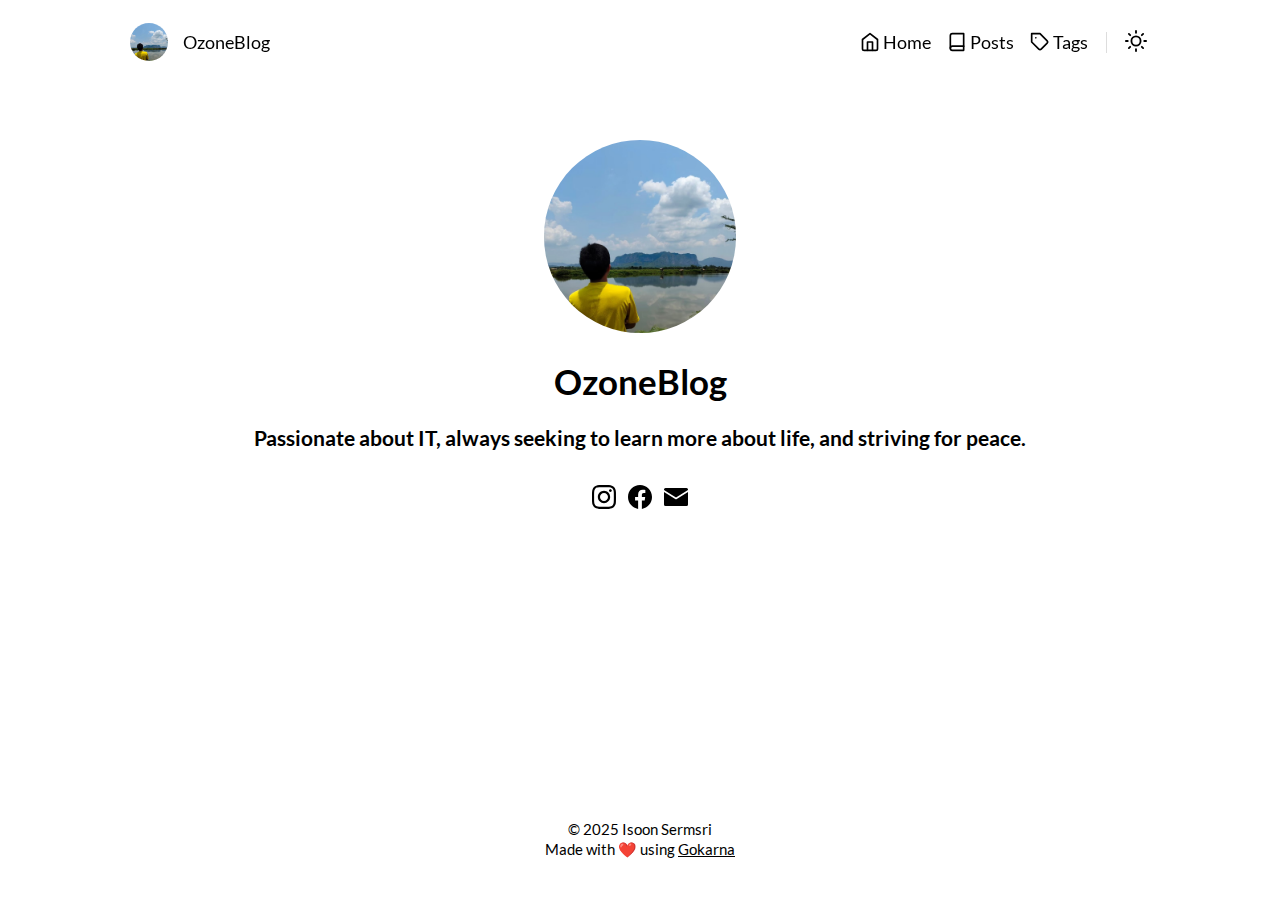
<file: index.html>
<!doctype html><html lang=en><head><meta name=generator content="Hugo 0.146.4"><meta charset=utf-8><meta name=viewport content="width=device-width,initial-scale=1"><style>:root{--accent-color:#FF4D4D;--font-size:17.5px}</style><title>OzoneBlog</title>
<meta name=description content="Passionate about IT, always seeking to learn more about life, and striving for peace."><meta name=keywords content='blog,gokarna,hugo'><meta property="og:url" content="https://isoonser.github.io/"><meta property="og:type" content="website"><meta property="og:title" content="OzoneBlog"><meta property="og:description" content="Passionate about IT, always seeking to learn more about life, and striving for peace."><meta property="og:image" content="https://isoonser.github.io/images/my-profile.jpg"><meta property="og:image:secure_url" content="https://isoonser.github.io/images/my-profile.jpg"><meta name=twitter:card content="summary_large_image"><meta name=twitter:title content="OzoneBlog"><meta name=twitter:description content="Passionate about IT, always seeking to learn more about life, and striving for peace."><meta property="twitter:domain" content="https://isoonser.github.io/"><meta property="twitter:url" content="https://isoonser.github.io/"><meta name=twitter:image content="https://isoonser.github.io/images/my-profile.jpg"><link rel=canonical href=https://isoonser.github.io/><link rel=stylesheet type=text/css href=/css/normalize.min.css media=print><link rel=stylesheet type=text/css href=/css/main.min.css><link id=dark-theme rel=stylesheet href=/css/dark.min.css><script src=/js/bundle.min.a036ebe92c17ea3f0c07761c2135b82bec6f37c8efb7f49ddad1f28c22fc4769.js integrity="sha256-oDbr6SwX6j8MB3YcITW4K+xvN8jvt/Sd2tHyjCL8R2k="></script></head><body><script>setThemeByUserPref()</script><header class=header><nav class=header-nav><div class=avatar><a href=https://isoonser.github.io/><img src=/images/my-profile.jpg alt=avatar></a></div><div class=nav-title><a class=nav-brand href=https://isoonser.github.io/>OzoneBlog</a></div><div class=nav-links><div class=nav-link><a href=https://isoonser.github.io/ aria-label><span data-feather=home></span> Home</a></div><div class=nav-link><a href=https://isoonser.github.io/posts/ aria-label><span data-feather=book></span> Posts</a></div><div class=nav-link><a href=https://isoonser.github.io/tags/ aria-label><span data-feather=tag></span> Tags</a></div><span class=nav-icons-divider></span><div class="nav-link dark-theme-toggle"><span class="sr-only dark-theme-toggle-screen-reader-target">theme</span>
<a aria-hidden=true role=switch><span class=theme-toggle-icon data-feather=moon></span></a></div><div class=nav-link id=hamburger-menu-toggle><span class="sr-only hamburger-menu-toggle-screen-reader-target">menu</span>
<a aria-checked=false aria-labelledby=hamburger-menu-toggle id=hamburger-menu-toggle-target role=switch><span data-feather=menu></span></a></div><ul class="nav-hamburger-list visibility-hidden"><li class=nav-item><a href=https://isoonser.github.io/><span data-feather=home></span> Home</a></li><li class=nav-item><a href=https://isoonser.github.io/posts/><span data-feather=book></span> Posts</a></li><li class=nav-item><a href=https://isoonser.github.io/tags/><span data-feather=tag></span> Tags</a></li><li class="nav-item dark-theme-toggle"><span class="sr-only dark-theme-toggle-screen-reader-target">theme</span>
<a role=switch><span class=theme-toggle-icon data-feather=moon></span></a></li></ul></div></nav></header><main id=content><section class=home-about><div class=avatar><img class=size-m src=/images/my-profile.jpg alt=avatar></div><h1>OzoneBlog</h1><h2>Passionate about IT, always seeking to learn more about life, and striving for peace.</h2></section><div class=flex-break></div><div class=gk-social-icons><ul class=gk-social-icons-list><li class=gk-social-icon><a href=https://example.com aria-label="Learn more on instagram"><img class=svg-inject src=/svg/icons/instagram.svg alt></a></li><li class=gk-social-icon><a href=https://www.facebook.com/ozone.isoon aria-label="Learn more on facebook"><img class=svg-inject src=/svg/icons/facebook.svg alt></a></li><li class=gk-social-icon><a href=mailto:example@example.com aria-label="Learn more on email"><img class=svg-inject src=/svg/icons/email.svg alt></a></li></ul></div></main><footer class=footer><span>&copy; 2025 Isoon Sermsri</span>
<span>Made with &#10084;&#65039; using <a target=_blank href=https://github.com/gokarna-theme/gokarna-hugo>Gokarna</a></span></footer></body></html>
</file>
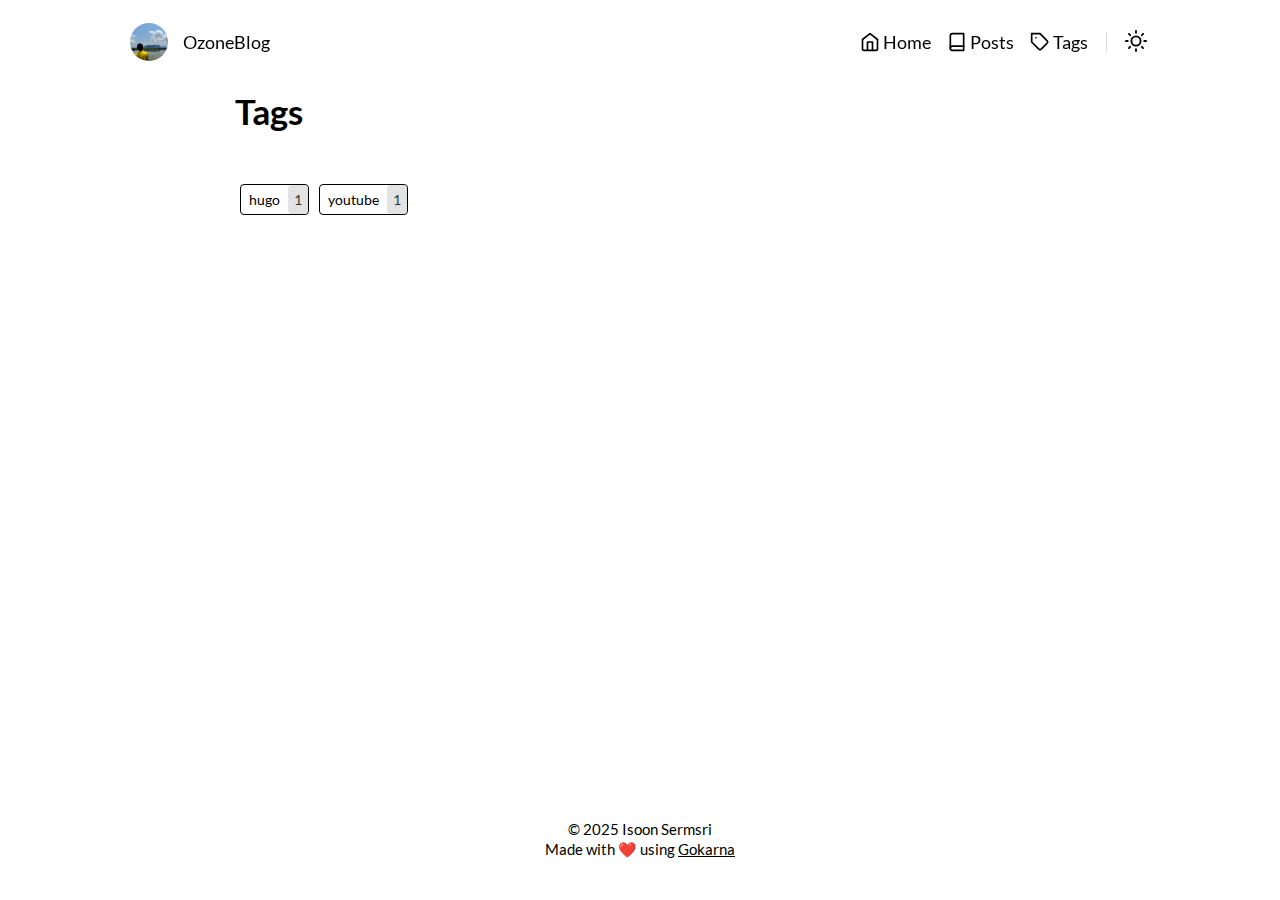
<file: categories/index.html>
<!doctype html><html lang=en><head><meta charset=utf-8><meta name=viewport content="width=device-width,initial-scale=1"><style>:root{--accent-color:#FF4D4D;--font-size:17.5px}</style><title>Categories</title>
<meta name=description content="Passionate about IT, always seeking to learn more about life, and striving for peace."><meta name=keywords content='blog,gokarna,hugo'><meta property="og:url" content="https://isoonser.github.io/categories/"><meta property="og:type" content="website"><meta property="og:title" content="Categories"><meta property="og:description" content="Passionate about IT, always seeking to learn more about life, and striving for peace."><meta property="og:image" content="https://isoonser.github.io/images/my-profile.jpg"><meta property="og:image:secure_url" content="https://isoonser.github.io/images/my-profile.jpg"><meta name=twitter:card content="summary_large_image"><meta name=twitter:title content="Categories"><meta name=twitter:description content="Passionate about IT, always seeking to learn more about life, and striving for peace."><meta property="twitter:domain" content="https://isoonser.github.io/categories/"><meta property="twitter:url" content="https://isoonser.github.io/categories/"><meta name=twitter:image content="https://isoonser.github.io/images/my-profile.jpg"><link rel=canonical href=https://isoonser.github.io/categories/><link rel=stylesheet type=text/css href=/css/normalize.min.css media=print><link rel=stylesheet type=text/css href=/css/main.min.css><link id=dark-theme rel=stylesheet href=/css/dark.min.css><script src=/js/bundle.min.a036ebe92c17ea3f0c07761c2135b82bec6f37c8efb7f49ddad1f28c22fc4769.js integrity="sha256-oDbr6SwX6j8MB3YcITW4K+xvN8jvt/Sd2tHyjCL8R2k="></script></head><body><script>setThemeByUserPref()</script><header class=header><nav class=header-nav><div class=avatar><a href=https://isoonser.github.io/><img src=/images/my-profile.jpg alt=avatar></a></div><div class=nav-title><a class=nav-brand href=https://isoonser.github.io/>OzoneBlog</a></div><div class=nav-links><div class=nav-link><a href=https://isoonser.github.io/ aria-label><span data-feather=home></span> Home</a></div><div class=nav-link><a href=https://isoonser.github.io/posts/ aria-label><span data-feather=book></span> Posts</a></div><div class=nav-link><a href=https://isoonser.github.io/tags/ aria-label><span data-feather=tag></span> Tags</a></div><span class=nav-icons-divider></span><div class="nav-link dark-theme-toggle"><span class="sr-only dark-theme-toggle-screen-reader-target">theme</span>
<a aria-hidden=true role=switch><span class=theme-toggle-icon data-feather=moon></span></a></div><div class=nav-link id=hamburger-menu-toggle><span class="sr-only hamburger-menu-toggle-screen-reader-target">menu</span>
<a aria-checked=false aria-labelledby=hamburger-menu-toggle id=hamburger-menu-toggle-target role=switch><span data-feather=menu></span></a></div><ul class="nav-hamburger-list visibility-hidden"><li class=nav-item><a href=https://isoonser.github.io/><span data-feather=home></span> Home</a></li><li class=nav-item><a href=https://isoonser.github.io/posts/><span data-feather=book></span> Posts</a></li><li class=nav-item><a href=https://isoonser.github.io/tags/><span data-feather=tag></span> Tags</a></li><li class="nav-item dark-theme-toggle"><span class="sr-only dark-theme-toggle-screen-reader-target">theme</span>
<a role=switch><span class=theme-toggle-icon data-feather=moon></span></a></li></ul></div></nav></header><main id=content><div class="container tags-list"><h1 class=list-title>Tags</h1><ul class=post-tags><li class=post-tag><a href=/tags/hugo/><div class=tag-name>hugo</div><div class=tag-posts-count>1</div></a></li><li class=post-tag><a href=/tags/youtube/><div class=tag-name>youtube</div><div class=tag-posts-count>1</div></a></li></ul></div></main><footer class=footer><span>&copy; 2025 Isoon Sermsri</span>
<span>Made with &#10084;&#65039; using <a target=_blank href=https://github.com/gokarna-theme/gokarna-hugo>Gokarna</a></span></footer></body></html>
</file>
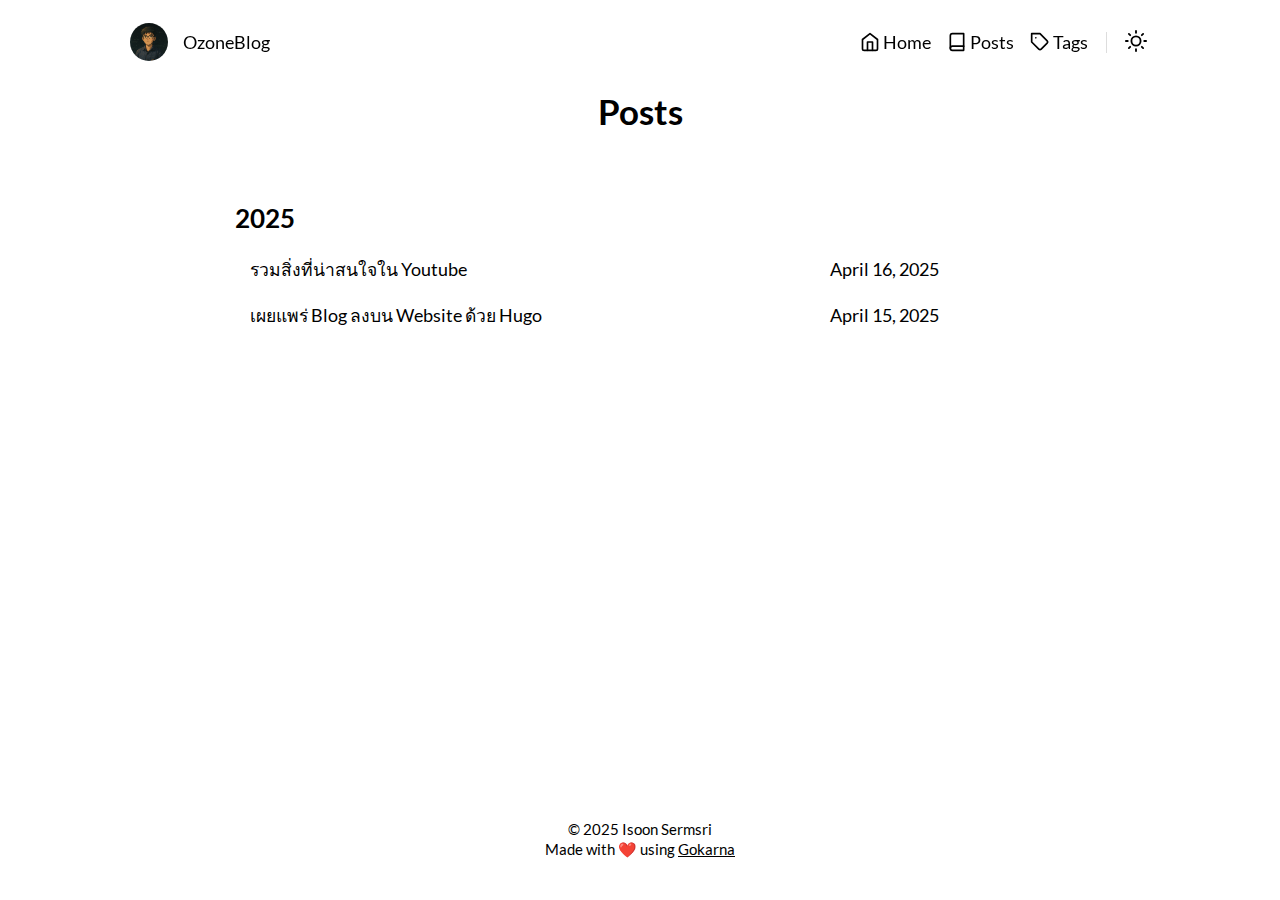
<file: posts/index.html>
<!doctype html><html lang=en><head><meta charset=utf-8><meta name=viewport content="width=device-width,initial-scale=1"><style>:root{--accent-color:#FF4D4D;--font-size:17.5px}</style><title>Posts</title>
<meta name=description content="Passionate about IT, always seeking to learn more about life, and striving for peace."><meta name=keywords content='blog,gokarna,hugo'><meta property="og:url" content="https://isoonser.github.io/posts/"><meta property="og:type" content="website"><meta property="og:title" content="Posts"><meta property="og:description" content="Passionate about IT, always seeking to learn more about life, and striving for peace."><meta property="og:image" content="https://isoonser.github.io/images/my-profile.png"><meta property="og:image:secure_url" content="https://isoonser.github.io/images/my-profile.png"><meta name=twitter:card content="summary_large_image"><meta name=twitter:title content="Posts"><meta name=twitter:description content="Passionate about IT, always seeking to learn more about life, and striving for peace."><meta property="twitter:domain" content="https://isoonser.github.io/posts/"><meta property="twitter:url" content="https://isoonser.github.io/posts/"><meta name=twitter:image content="https://isoonser.github.io/images/my-profile.png"><link rel=canonical href=https://isoonser.github.io/posts/><link rel=stylesheet type=text/css href=/css/normalize.min.css media=print><link rel=stylesheet type=text/css href=/css/main.min.css><link id=dark-theme rel=stylesheet href=/css/dark.min.css><script src=/js/bundle.min.a036ebe92c17ea3f0c07761c2135b82bec6f37c8efb7f49ddad1f28c22fc4769.js integrity="sha256-oDbr6SwX6j8MB3YcITW4K+xvN8jvt/Sd2tHyjCL8R2k="></script></head><body><script>setThemeByUserPref()</script><header class=header><nav class=header-nav><div class=avatar><a href=https://isoonser.github.io/><img src=/images/my-profile.png alt=avatar></a></div><div class=nav-title><a class=nav-brand href=https://isoonser.github.io/>OzoneBlog</a></div><div class=nav-links><div class=nav-link><a href=https://isoonser.github.io/ aria-label><span data-feather=home></span> Home</a></div><div class=nav-link><a href=https://isoonser.github.io/posts/ aria-label><span data-feather=book></span> Posts</a></div><div class=nav-link><a href=https://isoonser.github.io/tags/ aria-label><span data-feather=tag></span> Tags</a></div><span class=nav-icons-divider></span><div class="nav-link dark-theme-toggle"><span class="sr-only dark-theme-toggle-screen-reader-target">theme</span>
<a aria-hidden=true role=switch><span class=theme-toggle-icon data-feather=moon></span></a></div><div class=nav-link id=hamburger-menu-toggle><span class="sr-only hamburger-menu-toggle-screen-reader-target">menu</span>
<a aria-checked=false aria-labelledby=hamburger-menu-toggle id=hamburger-menu-toggle-target role=switch><span data-feather=menu></span></a></div><ul class="nav-hamburger-list visibility-hidden"><li class=nav-item><a href=https://isoonser.github.io/><span data-feather=home></span> Home</a></li><li class=nav-item><a href=https://isoonser.github.io/posts/><span data-feather=book></span> Posts</a></li><li class=nav-item><a href=https://isoonser.github.io/tags/><span data-feather=tag></span> Tags</a></li><li class="nav-item dark-theme-toggle"><span class="sr-only dark-theme-toggle-screen-reader-target">theme</span>
<a role=switch><span class=theme-toggle-icon data-feather=moon></span></a></li></ul></div></nav></header><main id=content><div class="container list-posts"><h1 class=list-title>Posts</h1><h2 class=posts-year>2025</h2><div class=post-title><a href=https://isoonser.github.io/posts/interesting-youtube/ class=post-link>รวมสิ่งที่น่าสนใจใน Youtube</a><div class=flex-break></div><span class=post-date>April 16, 2025</span></div><div class=post-title><a href=https://isoonser.github.io/posts/publish-blog-hugo/ class=post-link>เผยแพร่ Blog ลงบน Website ด้วย Hugo</a><div class=flex-break></div><span class=post-date>April 15, 2025</span></div></div></main><footer class=footer><span>&copy; 2025 Isoon Sermsri</span>
<span>Made with &#10084;&#65039; using <a target=_blank href=https://github.com/gokarna-theme/gokarna-hugo>Gokarna</a></span></footer></body></html>
</file>
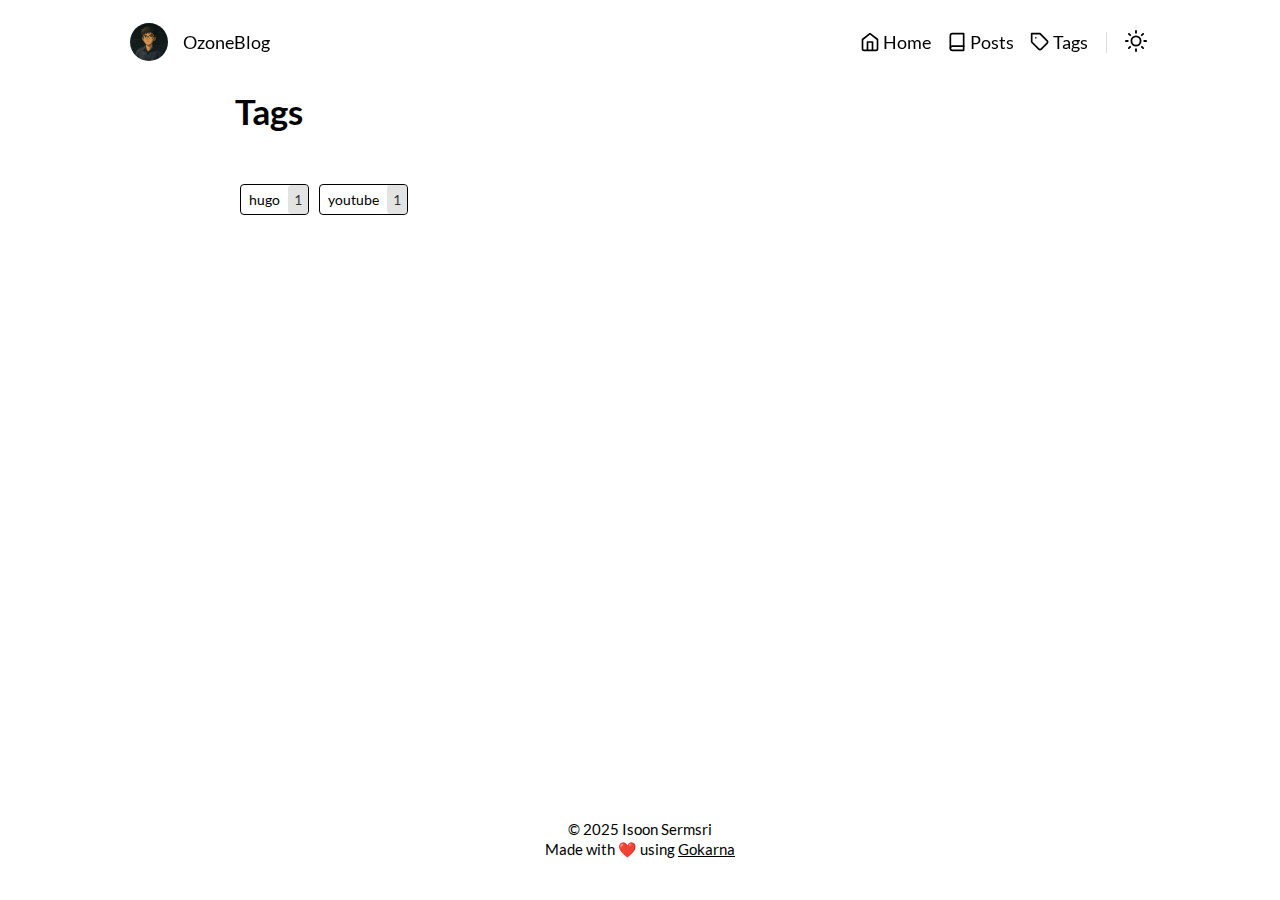
<file: tags/index.html>
<!doctype html><html lang=en><head><meta charset=utf-8><meta name=viewport content="width=device-width,initial-scale=1"><style>:root{--accent-color:#FF4D4D;--font-size:17.5px}</style><title>Tags</title>
<meta name=description content="Passionate about IT, always seeking to learn more about life, and striving for peace."><meta name=keywords content='blog,gokarna,hugo'><meta property="og:url" content="https://isoonser.github.io/tags/"><meta property="og:type" content="website"><meta property="og:title" content="Tags"><meta property="og:description" content="Passionate about IT, always seeking to learn more about life, and striving for peace."><meta property="og:image" content="https://isoonser.github.io/images/my-profile.png"><meta property="og:image:secure_url" content="https://isoonser.github.io/images/my-profile.png"><meta name=twitter:card content="summary_large_image"><meta name=twitter:title content="Tags"><meta name=twitter:description content="Passionate about IT, always seeking to learn more about life, and striving for peace."><meta property="twitter:domain" content="https://isoonser.github.io/tags/"><meta property="twitter:url" content="https://isoonser.github.io/tags/"><meta name=twitter:image content="https://isoonser.github.io/images/my-profile.png"><link rel=canonical href=https://isoonser.github.io/tags/><link rel=stylesheet type=text/css href=/css/normalize.min.css media=print><link rel=stylesheet type=text/css href=/css/main.min.css><link id=dark-theme rel=stylesheet href=/css/dark.min.css><script src=/js/bundle.min.a036ebe92c17ea3f0c07761c2135b82bec6f37c8efb7f49ddad1f28c22fc4769.js integrity="sha256-oDbr6SwX6j8MB3YcITW4K+xvN8jvt/Sd2tHyjCL8R2k="></script></head><body><script>setThemeByUserPref()</script><header class=header><nav class=header-nav><div class=avatar><a href=https://isoonser.github.io/><img src=/images/my-profile.png alt=avatar></a></div><div class=nav-title><a class=nav-brand href=https://isoonser.github.io/>OzoneBlog</a></div><div class=nav-links><div class=nav-link><a href=https://isoonser.github.io/ aria-label><span data-feather=home></span> Home</a></div><div class=nav-link><a href=https://isoonser.github.io/posts/ aria-label><span data-feather=book></span> Posts</a></div><div class=nav-link><a href=https://isoonser.github.io/tags/ aria-label><span data-feather=tag></span> Tags</a></div><span class=nav-icons-divider></span><div class="nav-link dark-theme-toggle"><span class="sr-only dark-theme-toggle-screen-reader-target">theme</span>
<a aria-hidden=true role=switch><span class=theme-toggle-icon data-feather=moon></span></a></div><div class=nav-link id=hamburger-menu-toggle><span class="sr-only hamburger-menu-toggle-screen-reader-target">menu</span>
<a aria-checked=false aria-labelledby=hamburger-menu-toggle id=hamburger-menu-toggle-target role=switch><span data-feather=menu></span></a></div><ul class="nav-hamburger-list visibility-hidden"><li class=nav-item><a href=https://isoonser.github.io/><span data-feather=home></span> Home</a></li><li class=nav-item><a href=https://isoonser.github.io/posts/><span data-feather=book></span> Posts</a></li><li class=nav-item><a href=https://isoonser.github.io/tags/><span data-feather=tag></span> Tags</a></li><li class="nav-item dark-theme-toggle"><span class="sr-only dark-theme-toggle-screen-reader-target">theme</span>
<a role=switch><span class=theme-toggle-icon data-feather=moon></span></a></li></ul></div></nav></header><main id=content><div class="container tags-list"><h1 class=list-title>Tags</h1><ul class=post-tags><li class=post-tag><a href=/tags/hugo/><div class=tag-name>hugo</div><div class=tag-posts-count>1</div></a></li><li class=post-tag><a href=/tags/youtube/><div class=tag-name>youtube</div><div class=tag-posts-count>1</div></a></li></ul></div></main><footer class=footer><span>&copy; 2025 Isoon Sermsri</span>
<span>Made with &#10084;&#65039; using <a target=_blank href=https://github.com/gokarna-theme/gokarna-hugo>Gokarna</a></span></footer></body></html>
</file>
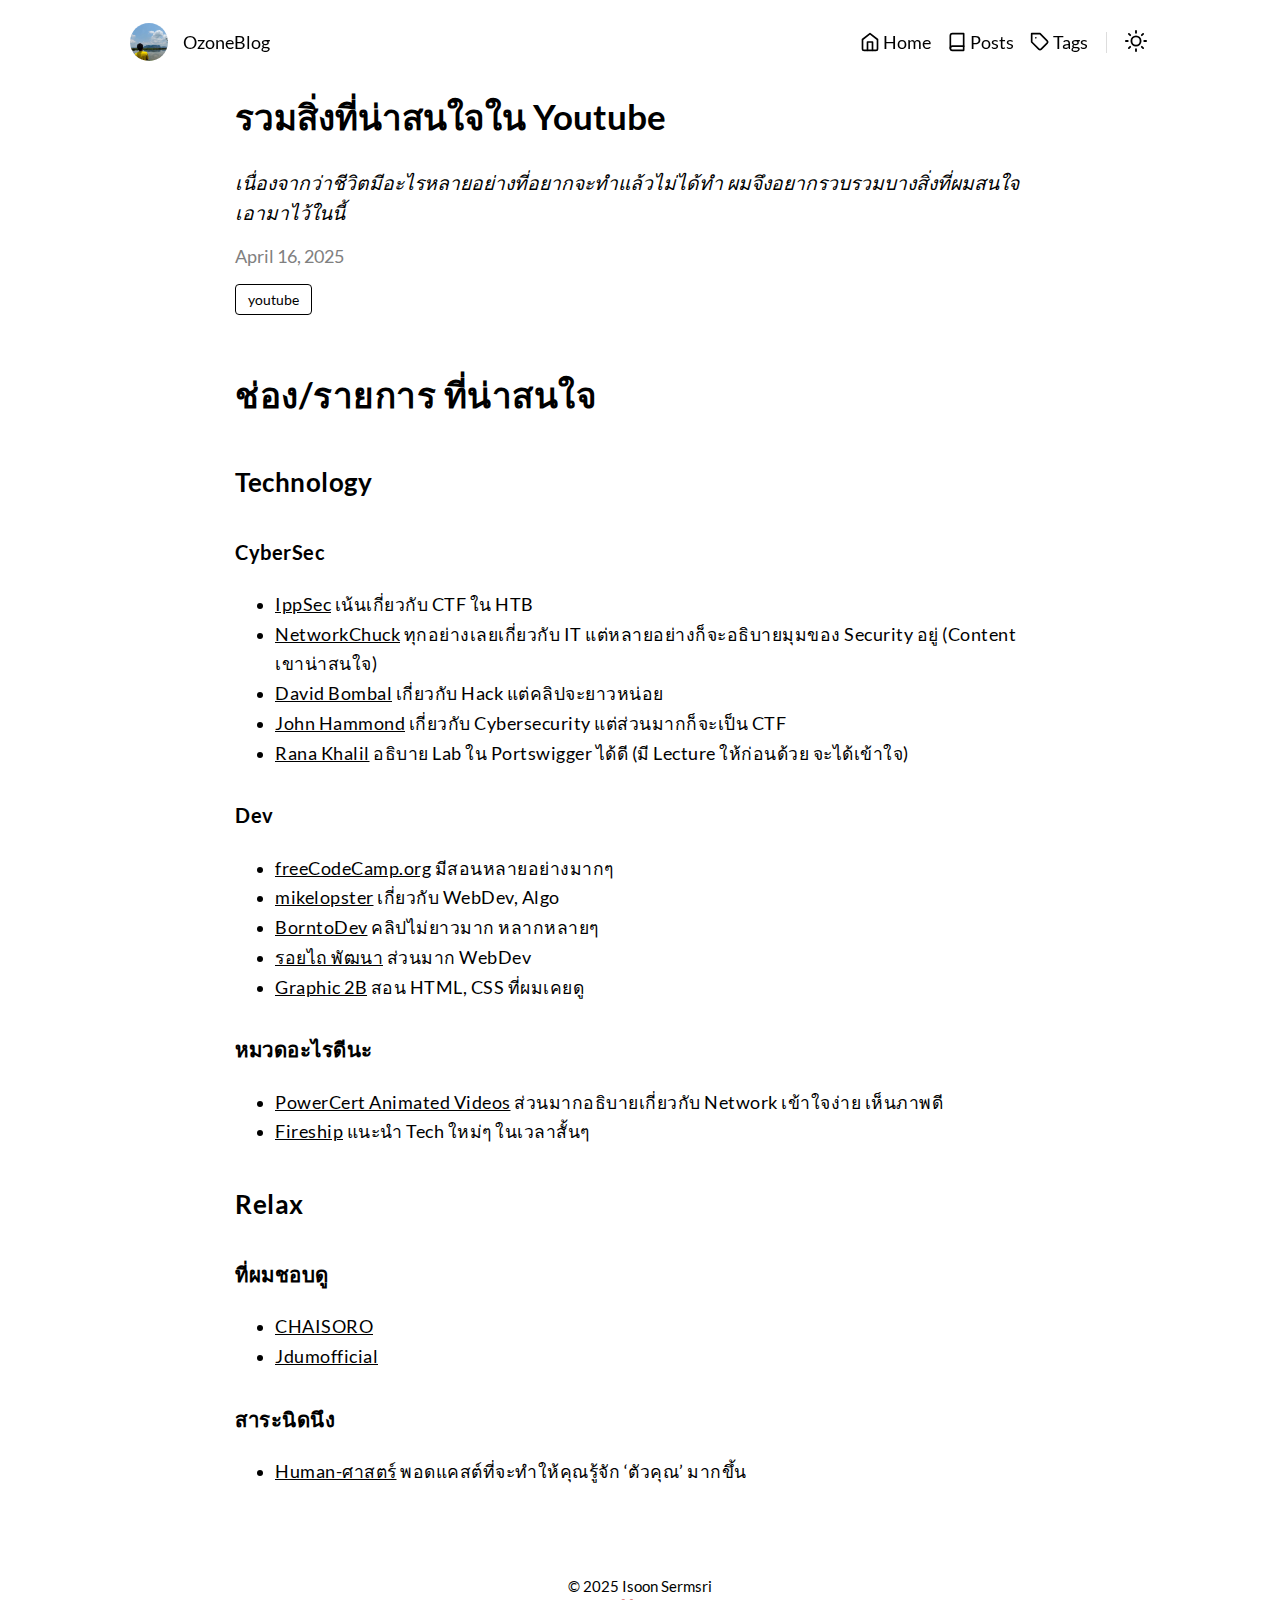
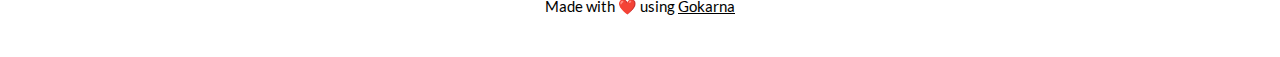
<file: posts/interesting-youtube/index.html>
<!doctype html><html lang=en><head><meta charset=utf-8><meta name=viewport content="width=device-width,initial-scale=1"><style>:root{--accent-color:#FF4D4D;--font-size:17.5px}</style><title>รวมสิ่งที่น่าสนใจใน Youtube</title>
<meta name=description content="เนื่องจากว่าชีวิตมีอะไรหลายอย่างที่อยากจะทำแล้วไม่ได้ทำ ผมจึงอยากรวบรวมบางสิ่งที่ผมสนใจ เอามาไว้ในนี้"><meta name=keywords content='blog,gokarna,hugo,youtube'><meta property="og:url" content="https://isoonser.github.io/posts/interesting-youtube/"><meta property="og:type" content="website"><meta property="og:title" content="รวมสิ่งที่น่าสนใจใน Youtube"><meta property="og:description" content="เนื่องจากว่าชีวิตมีอะไรหลายอย่างที่อยากจะทำแล้วไม่ได้ทำ ผมจึงอยากรวบรวมบางสิ่งที่ผมสนใจ เอามาไว้ในนี้"><meta property="og:image" content="https://isoonser.github.io/images/my-profile.jpg"><meta property="og:image:secure_url" content="https://isoonser.github.io/images/my-profile.jpg"><meta name=twitter:card content="summary_large_image"><meta name=twitter:title content="รวมสิ่งที่น่าสนใจใน Youtube"><meta name=twitter:description content="เนื่องจากว่าชีวิตมีอะไรหลายอย่างที่อยากจะทำแล้วไม่ได้ทำ ผมจึงอยากรวบรวมบางสิ่งที่ผมสนใจ เอามาไว้ในนี้"><meta property="twitter:domain" content="https://isoonser.github.io/posts/interesting-youtube/"><meta property="twitter:url" content="https://isoonser.github.io/posts/interesting-youtube/"><meta name=twitter:image content="https://isoonser.github.io/images/my-profile.jpg"><link rel=canonical href=https://isoonser.github.io/posts/interesting-youtube/><link rel=stylesheet type=text/css href=/css/normalize.min.css media=print><link rel=stylesheet type=text/css href=/css/main.min.css><link id=dark-theme rel=stylesheet href=/css/dark.min.css><script src=/js/bundle.min.a036ebe92c17ea3f0c07761c2135b82bec6f37c8efb7f49ddad1f28c22fc4769.js integrity="sha256-oDbr6SwX6j8MB3YcITW4K+xvN8jvt/Sd2tHyjCL8R2k="></script></head><body><script>setThemeByUserPref()</script><header class=header><nav class=header-nav><div class=avatar><a href=https://isoonser.github.io/><img src=/images/my-profile.jpg alt=avatar></a></div><div class=nav-title><a class=nav-brand href=https://isoonser.github.io/>OzoneBlog</a></div><div class=nav-links><div class=nav-link><a href=https://isoonser.github.io/ aria-label><span data-feather=home></span> Home</a></div><div class=nav-link><a href=https://isoonser.github.io/posts/ aria-label><span data-feather=book></span> Posts</a></div><div class=nav-link><a href=https://isoonser.github.io/tags/ aria-label><span data-feather=tag></span> Tags</a></div><span class=nav-icons-divider></span><div class="nav-link dark-theme-toggle"><span class="sr-only dark-theme-toggle-screen-reader-target">theme</span>
<a aria-hidden=true role=switch><span class=theme-toggle-icon data-feather=moon></span></a></div><div class=nav-link id=hamburger-menu-toggle><span class="sr-only hamburger-menu-toggle-screen-reader-target">menu</span>
<a aria-checked=false aria-labelledby=hamburger-menu-toggle id=hamburger-menu-toggle-target role=switch><span data-feather=menu></span></a></div><ul class="nav-hamburger-list visibility-hidden"><li class=nav-item><a href=https://isoonser.github.io/><span data-feather=home></span> Home</a></li><li class=nav-item><a href=https://isoonser.github.io/posts/><span data-feather=book></span> Posts</a></li><li class=nav-item><a href=https://isoonser.github.io/tags/><span data-feather=tag></span> Tags</a></li><li class="nav-item dark-theme-toggle"><span class="sr-only dark-theme-toggle-screen-reader-target">theme</span>
<a role=switch><span class=theme-toggle-icon data-feather=moon></span></a></li></ul></div></nav></header><main id=content><div class="post container"><div class=post-header-section><h1>รวมสิ่งที่น่าสนใจใน Youtube</h1><small role=doc-subtitle>เนื่องจากว่าชีวิตมีอะไรหลายอย่างที่อยากจะทำแล้วไม่ได้ทำ ผมจึงอยากรวบรวมบางสิ่งที่ผมสนใจ เอามาไว้ในนี้</small><p class=post-date>April 16, 2025</p><ul class=post-tags><li class=post-tag><a href=https://isoonser.github.io/tags/youtube>youtube</a></li></ul></div><div class=post-content><h1 id=ชองรายการ-ทนาสนใจ>ช่อง/รายการ ที่น่าสนใจ</h1><h2 id=technology>Technology</h2><h3 id=cybersec>CyberSec</h3><ul><li><a href=https://www.youtube.com/@ippsec>IppSec</a> เน้นเกี่ยวกับ CTF ใน HTB</li><li><a href=https://www.youtube.com/@NetworkChuck>NetworkChuck</a> ทุกอย่างเลยเกี่ยวกับ IT แต่หลายอย่างก็จะอธิบายมุมของ Security อยู่ (Content เขาน่าสนใจ)</li><li><a href=https://www.youtube.com/@davidbombal>David Bombal</a> เกี่ยวกับ Hack แต่คลิปจะยาวหน่อย</li><li><a href=https://www.youtube.com/@_JohnHammond/>John Hammond</a> เกี่ยวกับ Cybersecurity แต่ส่วนมากก็จะเป็น CTF</li><li><a href=https://www.youtube.com/@RanaKhalil101>Rana Khalil</a> อธิบาย Lab ใน Portswigger ได้ดี (มี Lecture ให้ก่อนด้วย จะได้เข้าใจ)</li></ul><h3 id=dev>Dev</h3><ul><li><a href=https://www.youtube.com/@freecodecamp>freeCodeCamp.org</a> มีสอนหลายอย่างมากๆ</li><li><a href=https://www.youtube.com/@mikelopster>mikelopster</a> เกี่ยวกับ WebDev, Algo</li><li><a href=https://www.youtube.com/@borntodev>BorntoDev</a> คลิปไม่ยาวมาก หลากหลายๆ</li><li><a href=https://www.youtube.com/@roitai-dev>รอยไถ พัฒนา</a> ส่วนมาก WebDev</li><li><a href=https://www.youtube.com/@graphic_2b>Graphic 2B</a> สอน HTML, CSS ที่ผมเคยดู</li></ul><h3 id=หมวดอะไรดนะ>หมวดอะไรดีนะ</h3><ul><li><a href=https://www.youtube.com/@PowerCertAnimatedVideos>PowerCert Animated Videos</a> ส่วนมากอธิบายเกี่ยวกับ Network เข้าใจง่าย เห็นภาพดี</li><li><a href=https://www.youtube.com/@Fireship>Fireship</a> แนะนำ Tech ใหม่ๆ ในเวลาสั้นๆ</li></ul><h2 id=relax>Relax</h2><h3 id=ทผมชอบด>ที่ผมชอบดู</h3><ul><li><a href=https://www.youtube.com/@chaisoro>CHAISORO</a></li><li><a href=https://www.youtube.com/@Jdumofficial>Jdumofficial</a></li></ul><h3 id=สาระนดนง>สาระนิดนึง</h3><ul><li><a href="https://youtube.com/playlist?list=PLUaBTRNM7hIXQqdAlAkurPsqZhe1LtQGL&amp;si=ssPmsIv3XIVaLugr">Human-ศาสตร์</a> พอดแคสต์ที่จะทำให้คุณรู้จัก ‘ตัวคุณ’ มากขึ้น</li></ul></div><div class=prev-next></div><svg id="btt-button" class="arrow-logo" height="1em" viewBox="0 0 384 512" onclick="scrollToTop()" title="Go to top"><path d="M177 159.7l136 136c9.4 9.4 9.4 24.6.0 33.9l-22.6 22.6c-9.4 9.4-24.6 9.4-33.9.0L160 255.9l-96.4 96.4c-9.4 9.4-24.6 9.4-33.9.0L7 329.7c-9.4-9.4-9.4-24.6.0-33.9l136-136c9.4-9.5 24.6-9.5 34-.1z"/></svg>
<script>let backToTopButton=document.getElementById("btt-button");window.onscroll=function(){scrollFunction()};function scrollFunction(){document.body.scrollTop>20||document.documentElement.scrollTop>20?backToTopButton.style.display="block":backToTopButton.style.display="none"}function scrollToTop(){window.scrollTo(0,0)}</script></div></main><footer class=footer><span>&copy; 2025 Isoon Sermsri</span>
<span>Made with &#10084;&#65039; using <a target=_blank href=https://github.com/gokarna-theme/gokarna-hugo>Gokarna</a></span></footer></body></html>
</file>
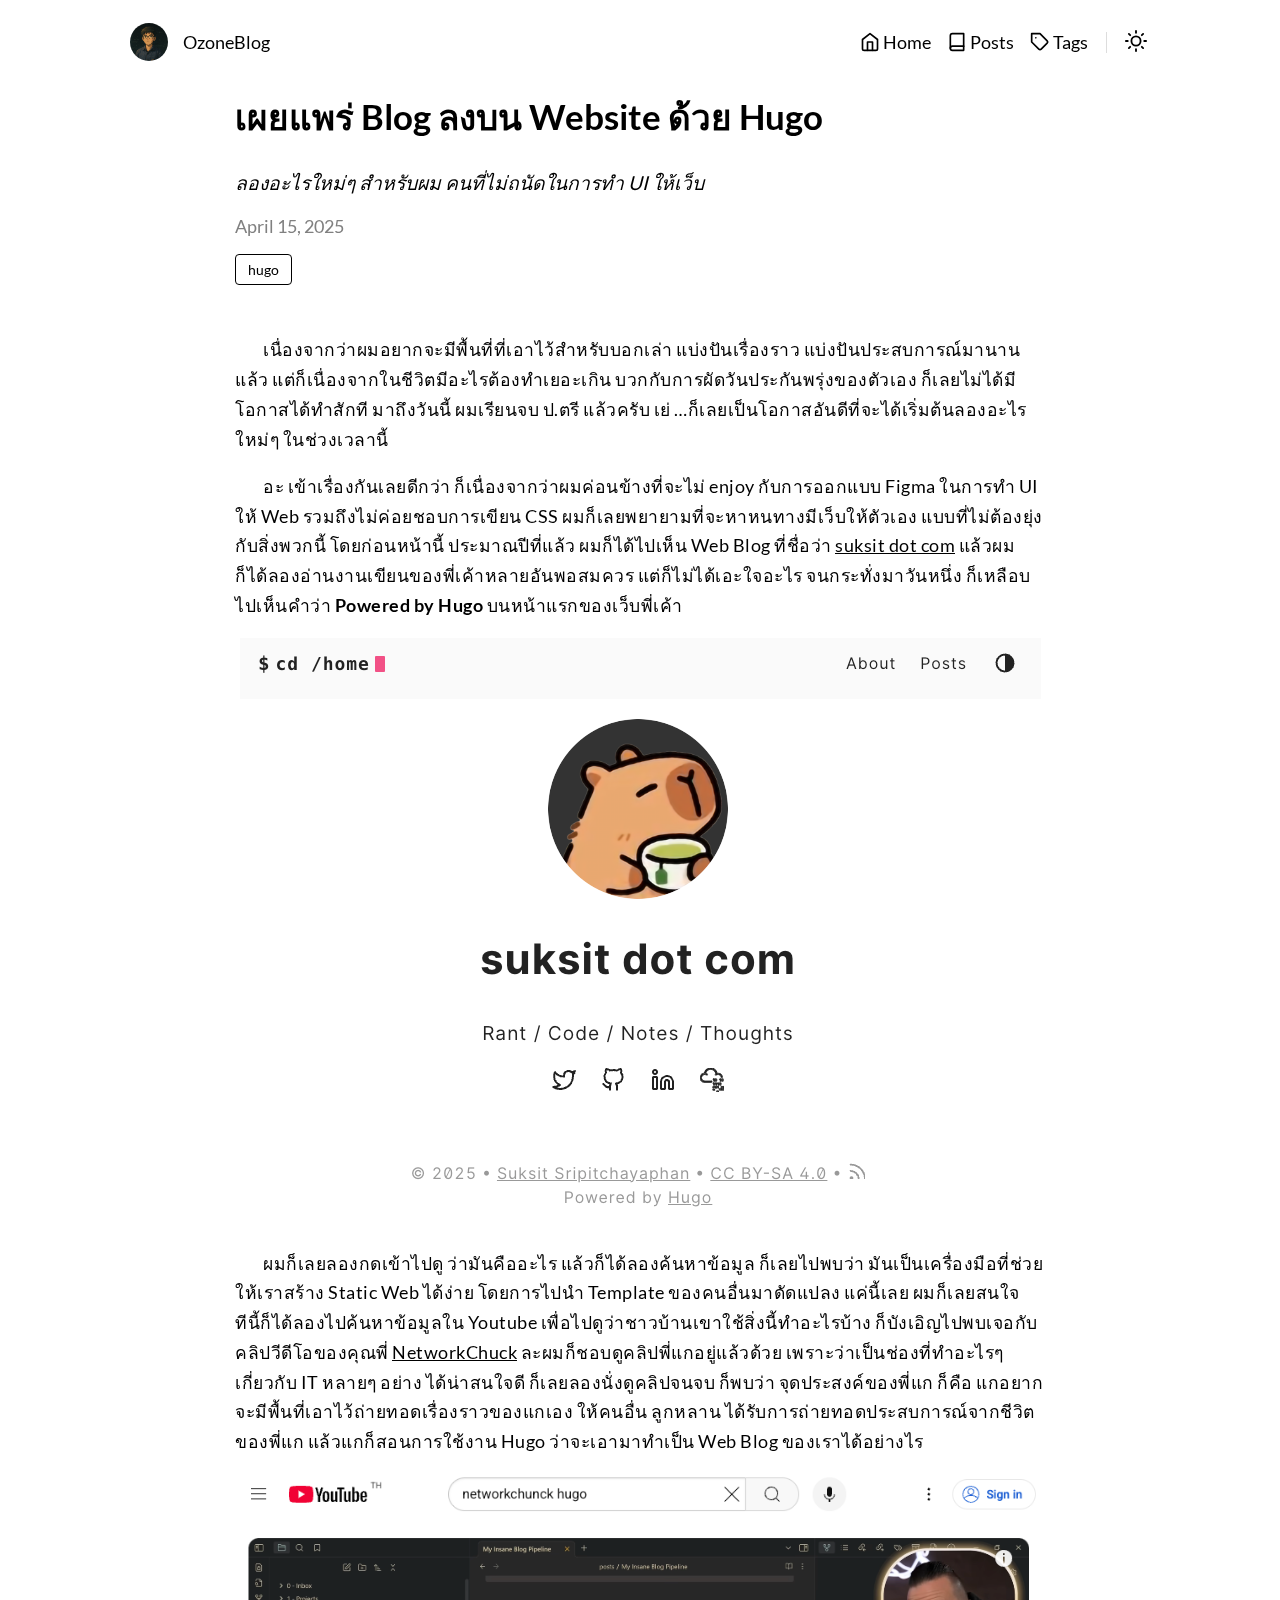
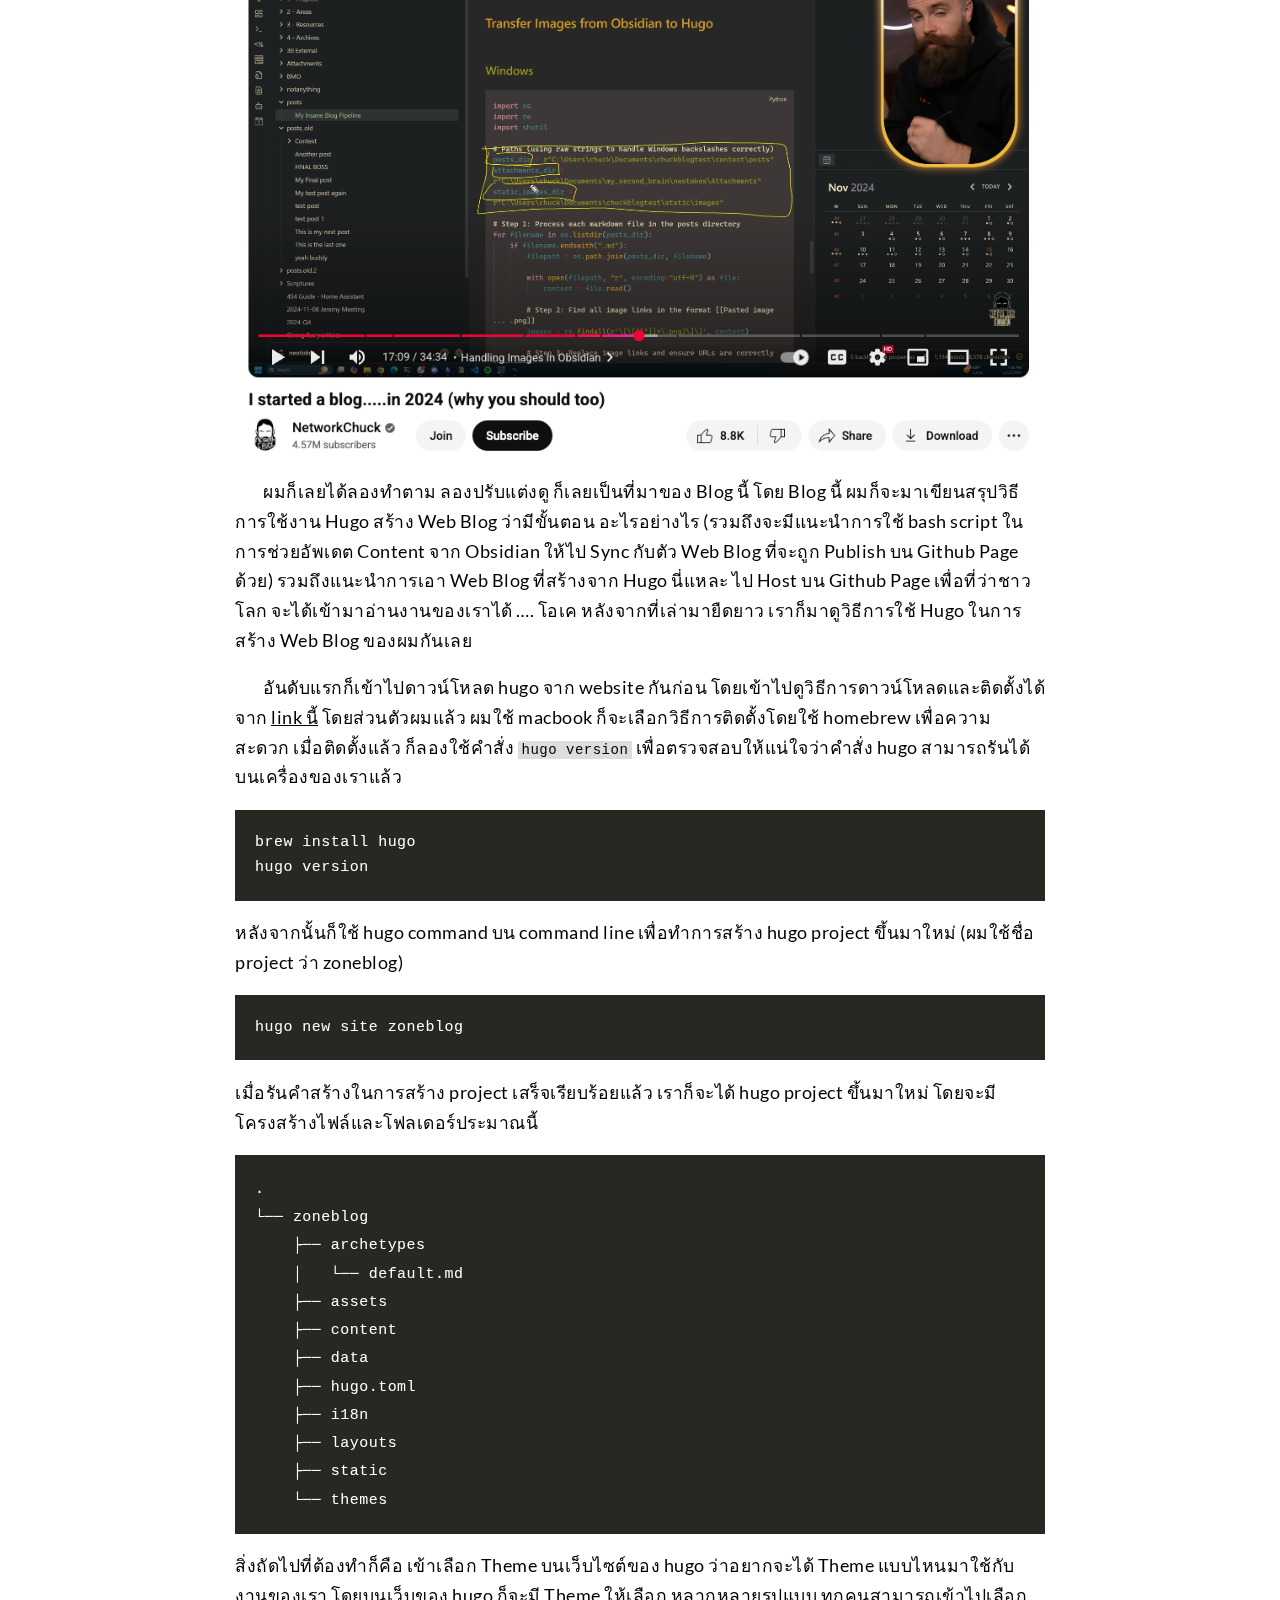
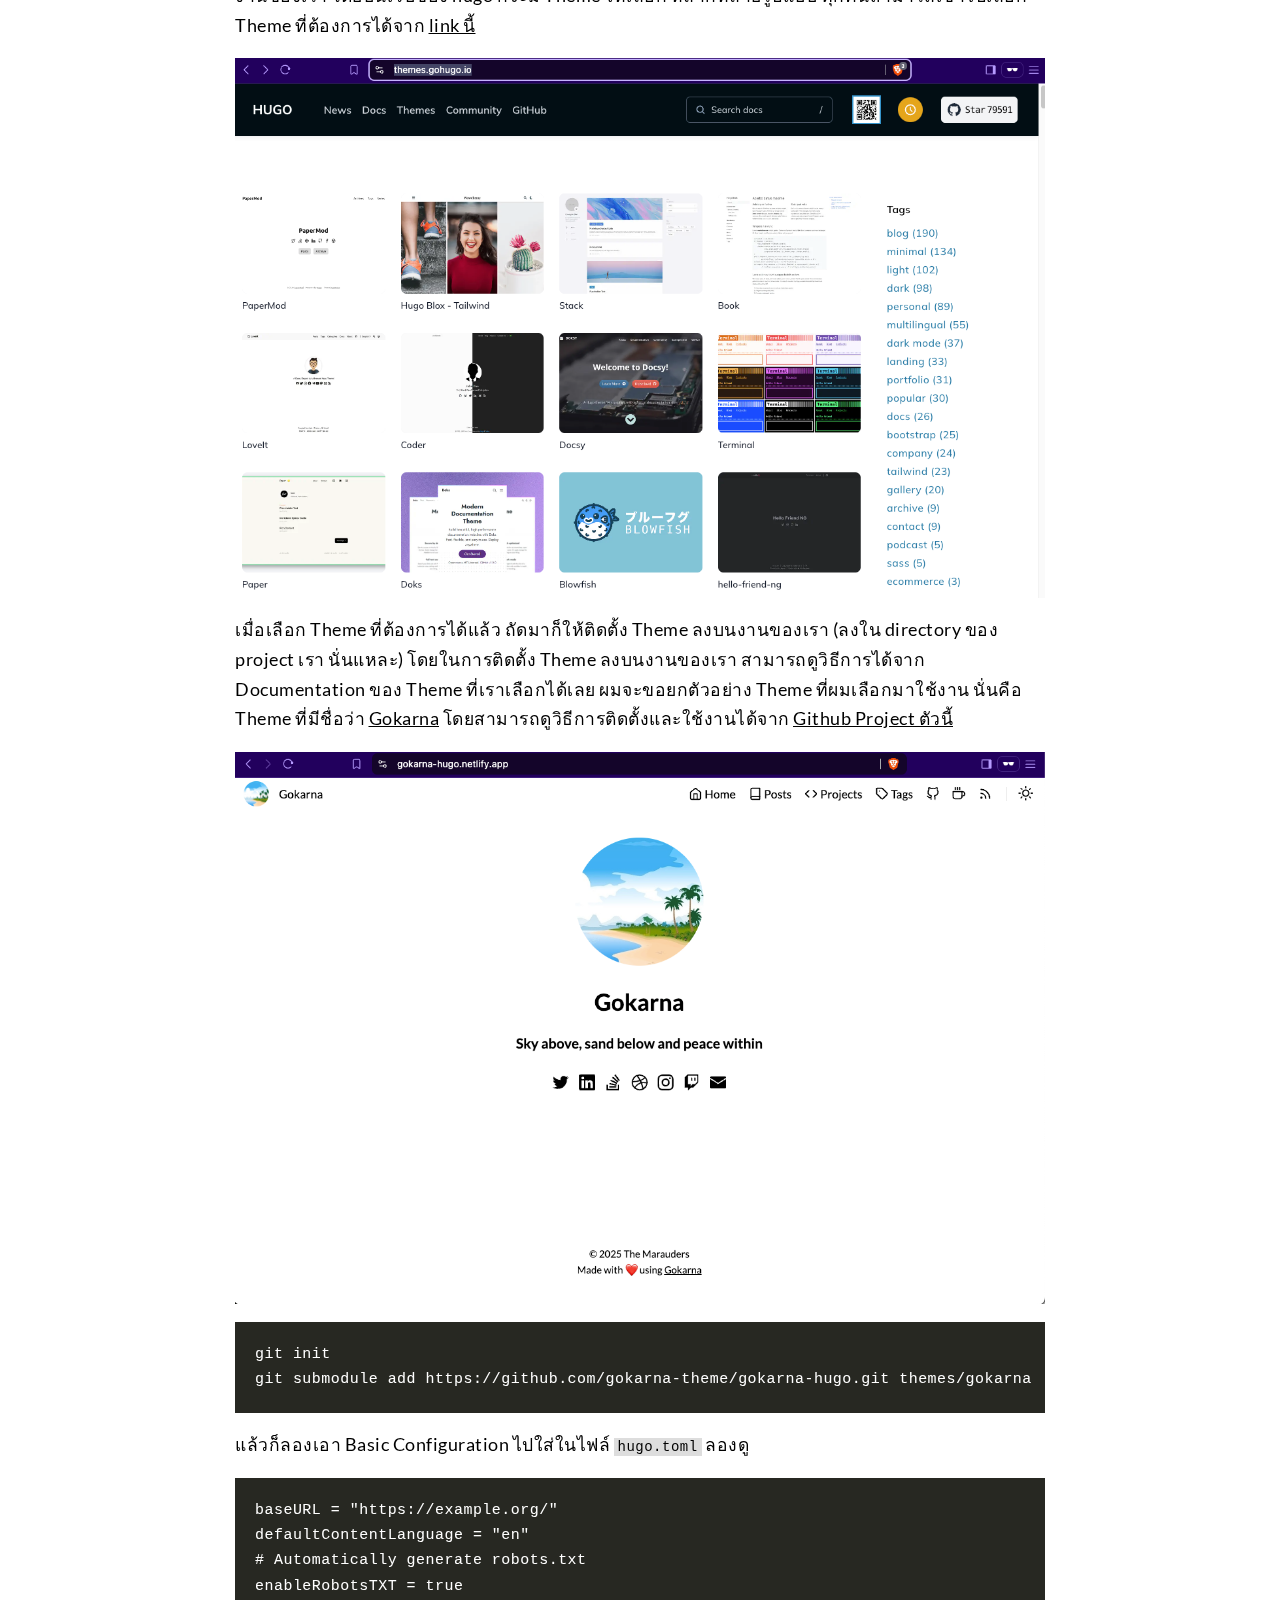
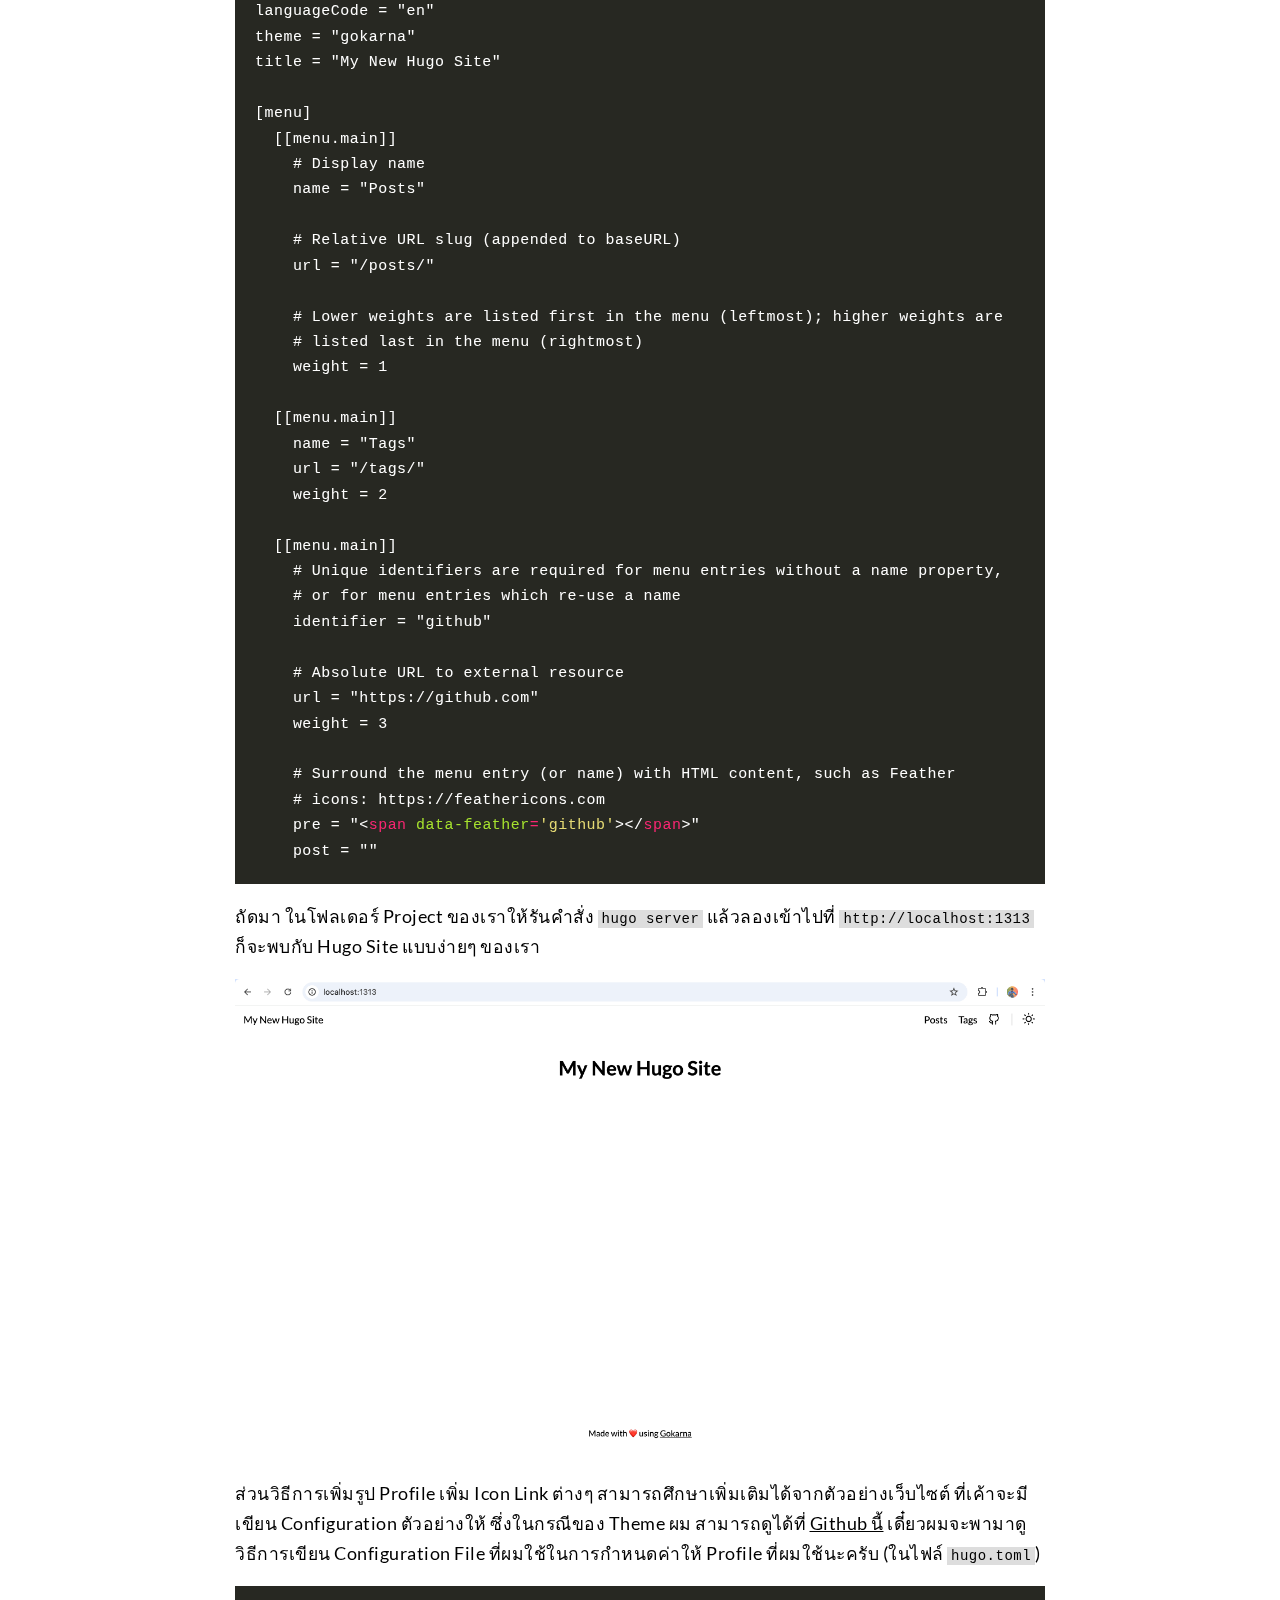
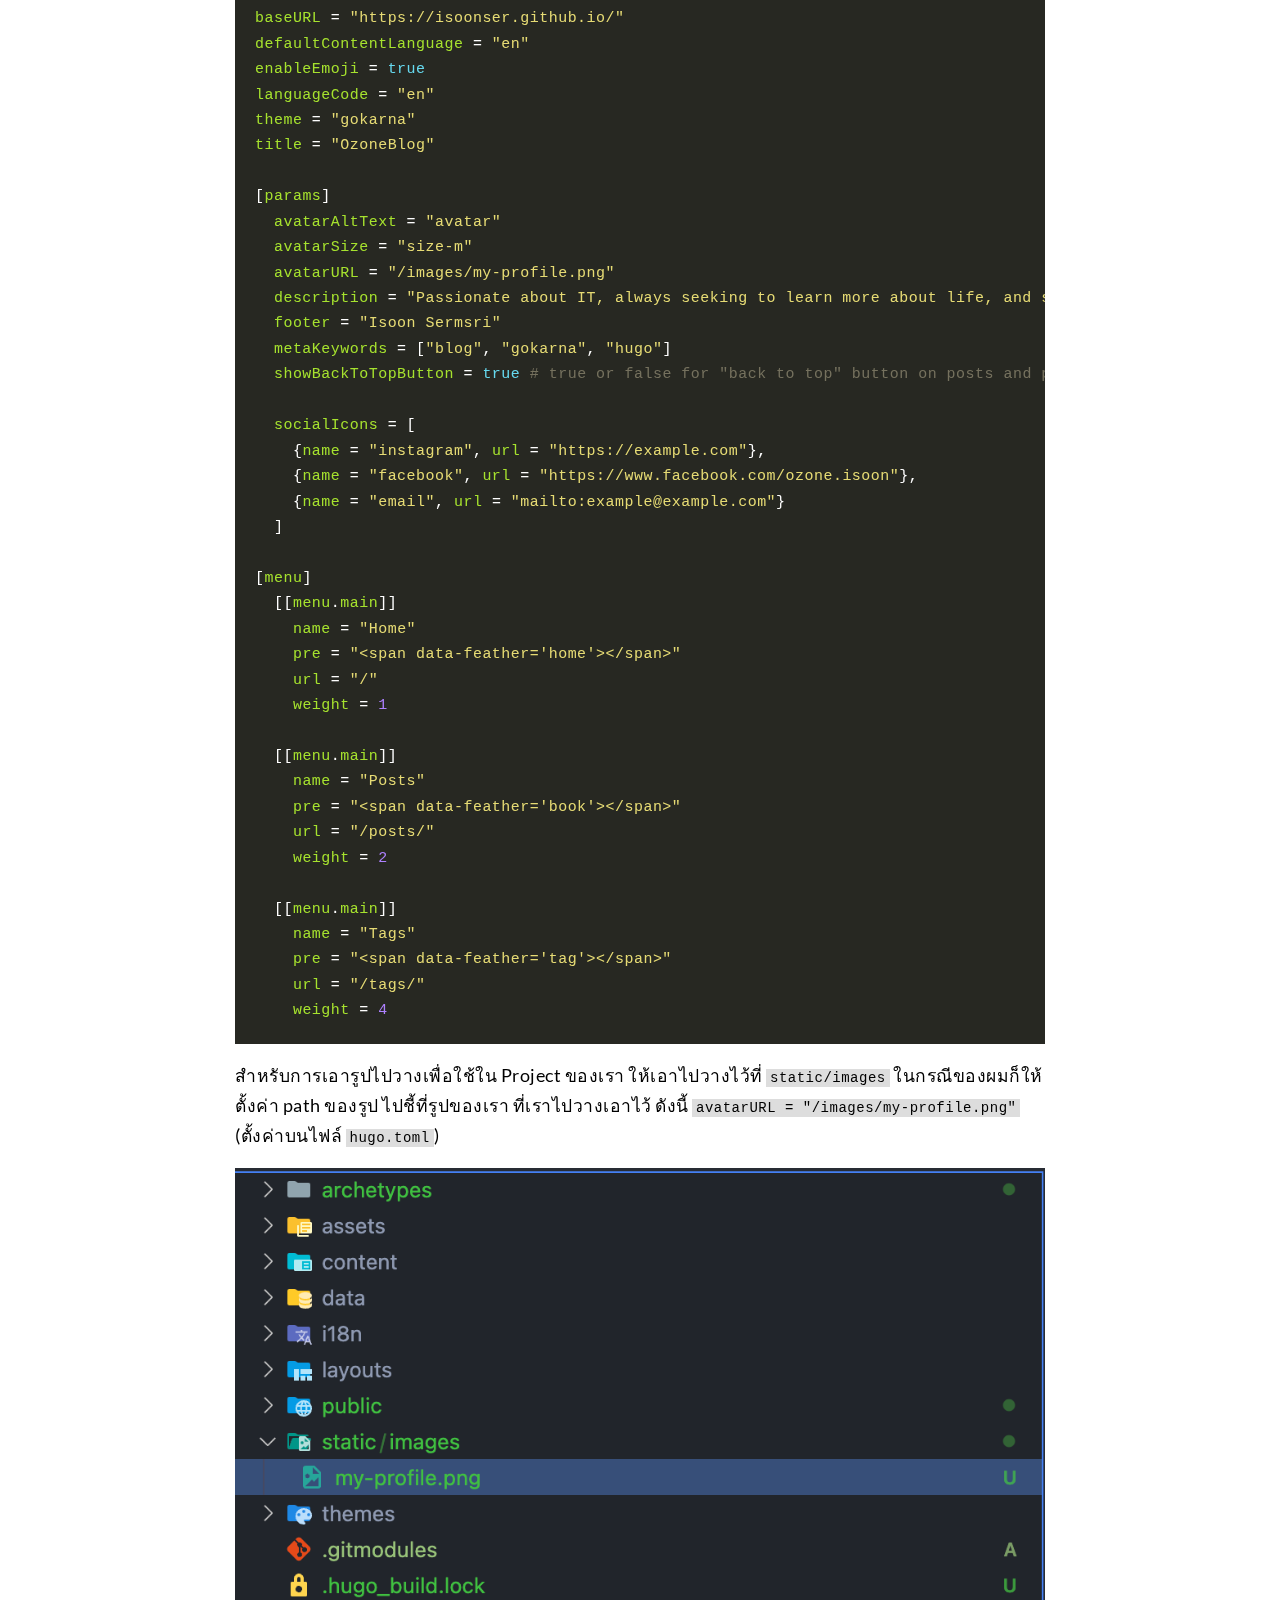
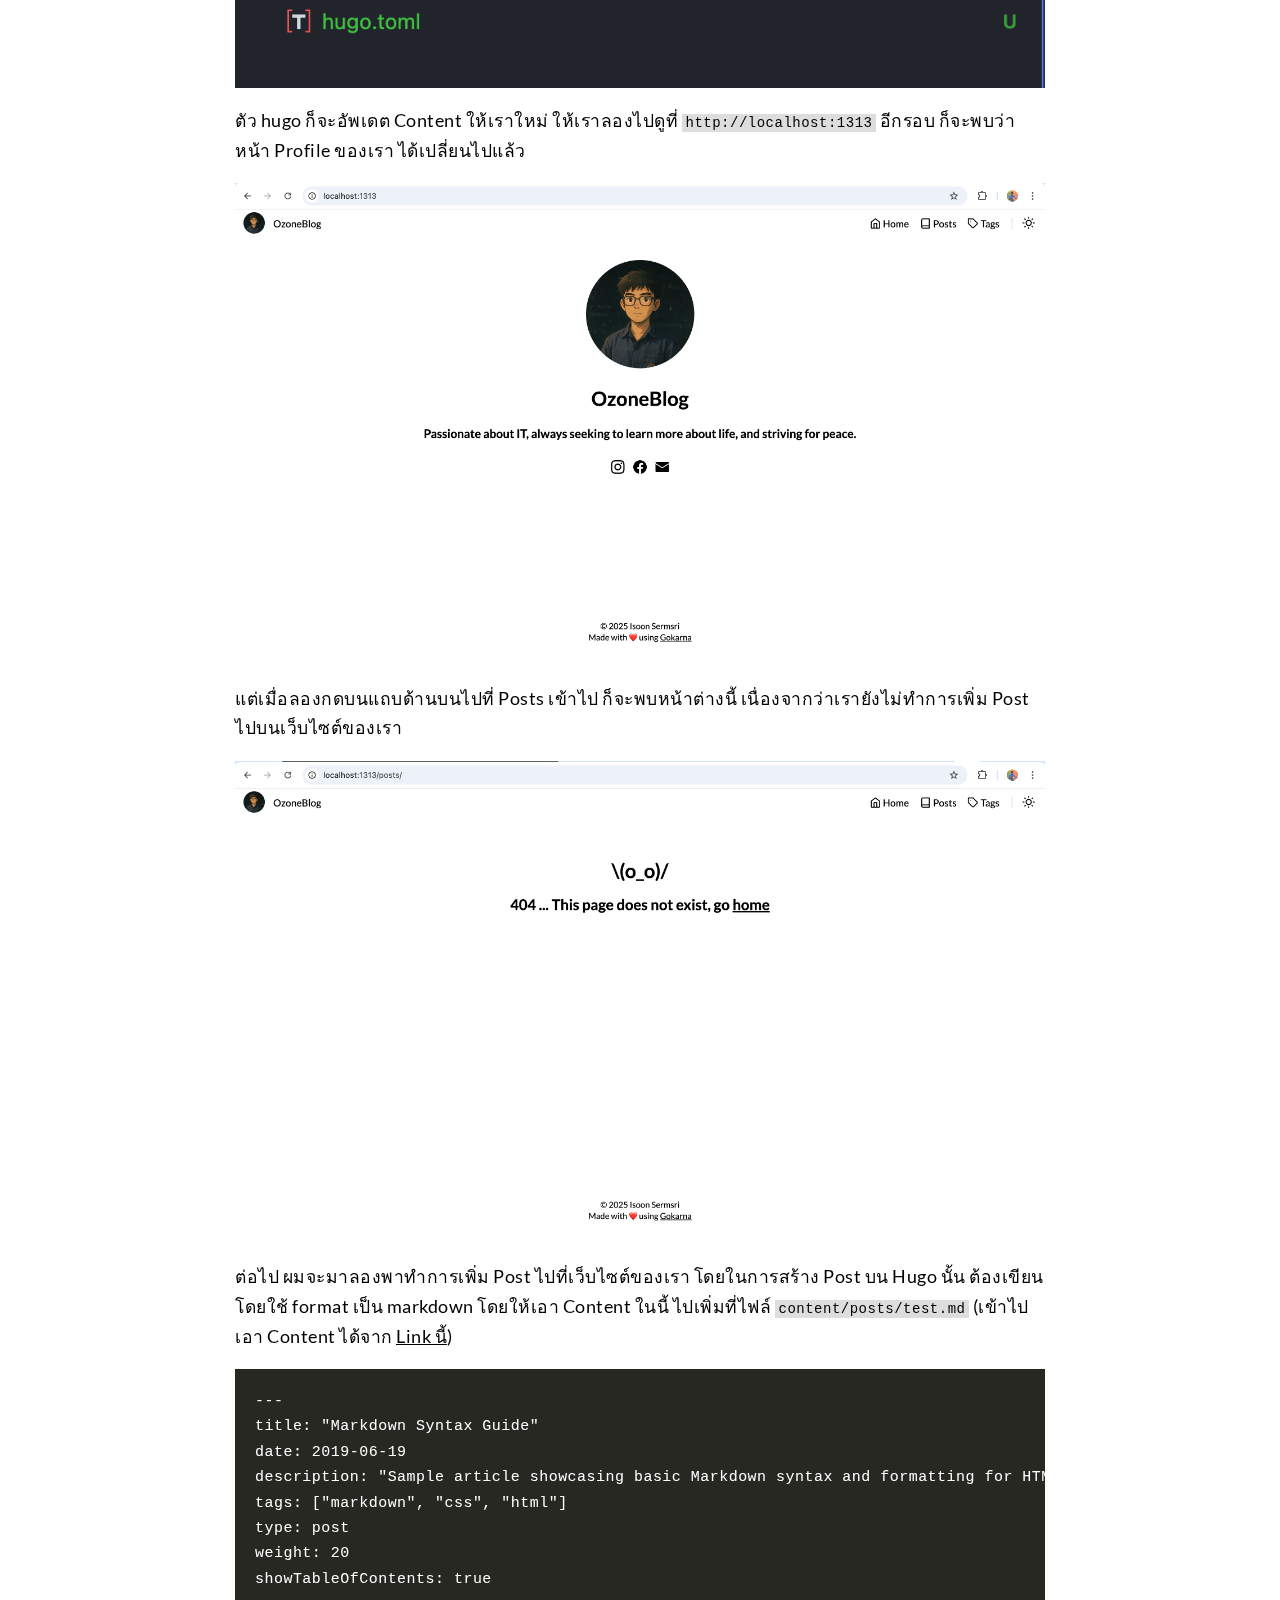
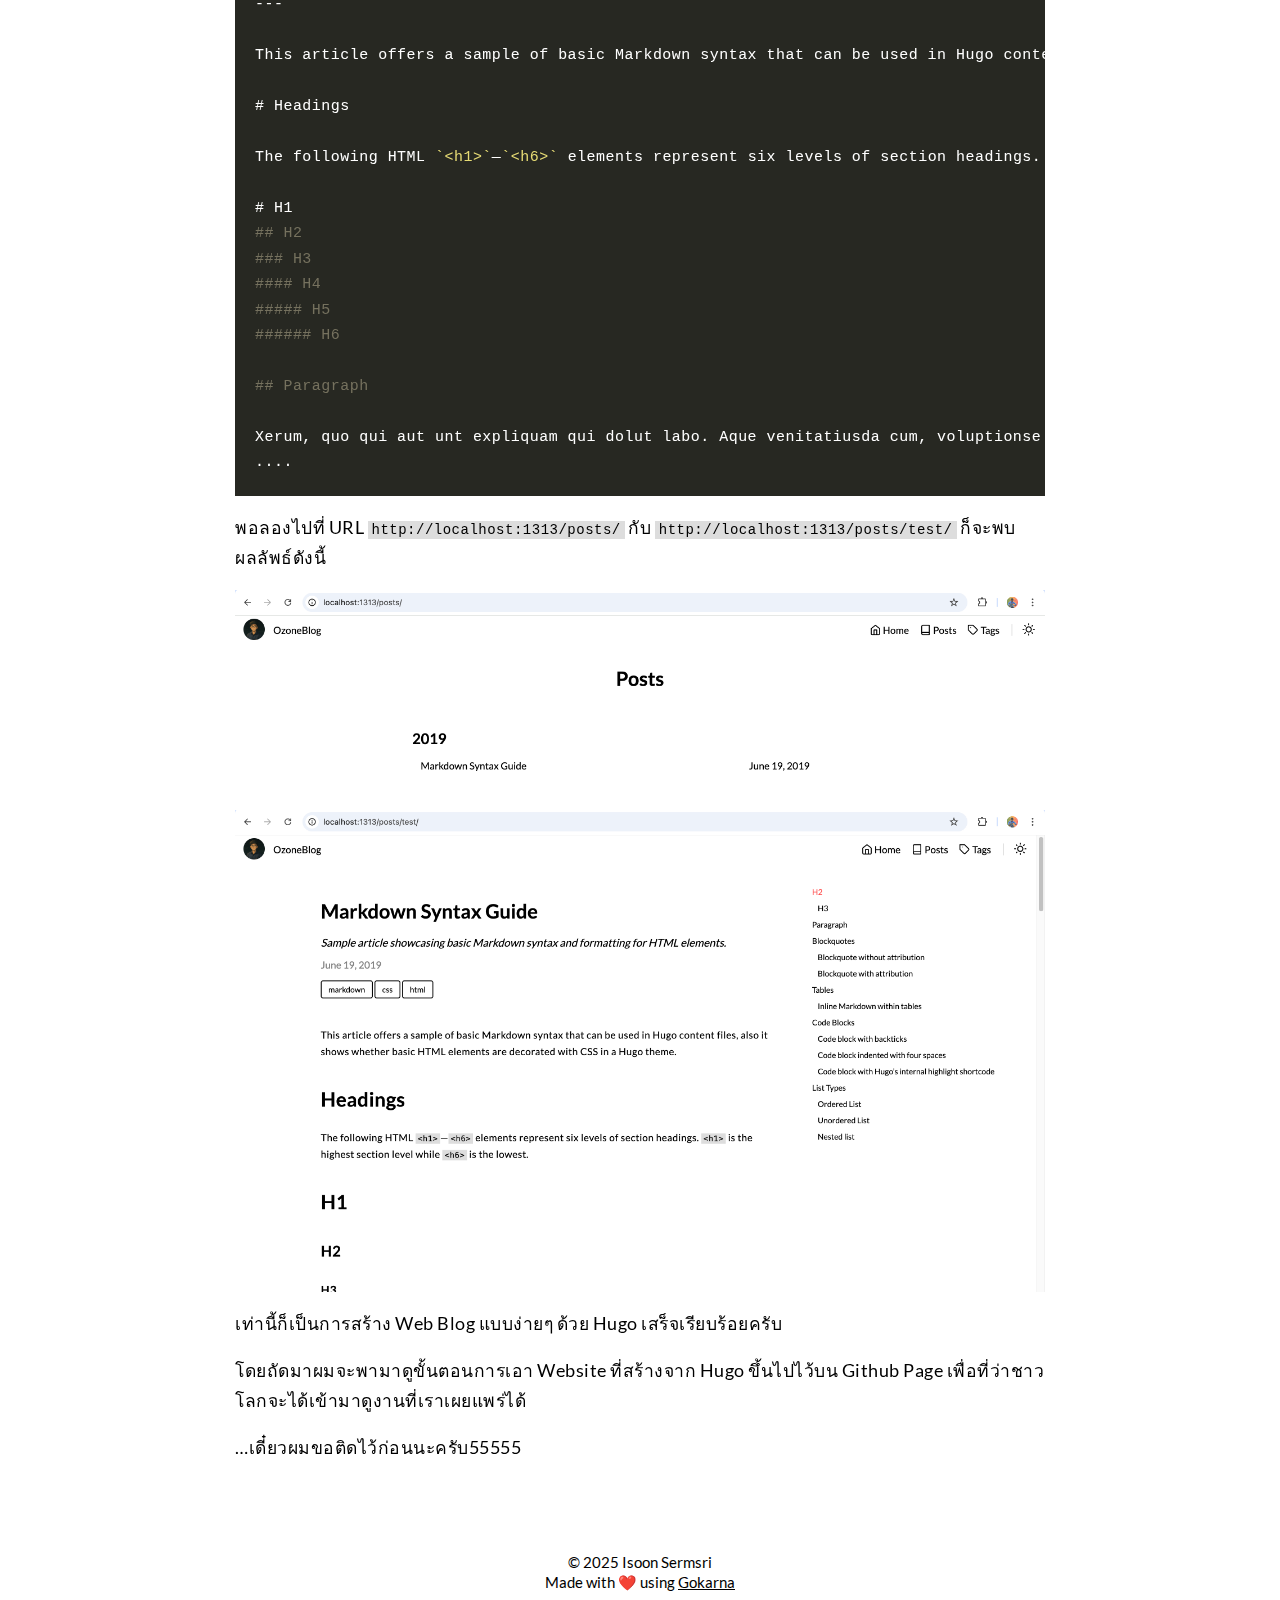
<file: posts/publish-blog-hugo/index.html>
<!doctype html><html lang=en><head><meta charset=utf-8><meta name=viewport content="width=device-width,initial-scale=1"><style>:root{--accent-color:#FF4D4D;--font-size:17.5px}</style><title>เผยแพร่ Blog ลงบน Website ด้วย Hugo</title>
<meta name=description content="ลองอะไรใหม่ๆ สำหรับผม คนที่ไม่ถนัดในการทำ UI ให้เว็บ"><meta name=keywords content='blog,gokarna,hugo'><meta property="og:url" content="https://isoonser.github.io/posts/publish-blog-hugo/"><meta property="og:type" content="website"><meta property="og:title" content="เผยแพร่ Blog ลงบน Website ด้วย Hugo"><meta property="og:description" content="ลองอะไรใหม่ๆ สำหรับผม คนที่ไม่ถนัดในการทำ UI ให้เว็บ"><meta property="og:image" content="https://isoonser.github.io/images/my-profile.png"><meta property="og:image:secure_url" content="https://isoonser.github.io/images/my-profile.png"><meta name=twitter:card content="summary_large_image"><meta name=twitter:title content="เผยแพร่ Blog ลงบน Website ด้วย Hugo"><meta name=twitter:description content="ลองอะไรใหม่ๆ สำหรับผม คนที่ไม่ถนัดในการทำ UI ให้เว็บ"><meta property="twitter:domain" content="https://isoonser.github.io/posts/publish-blog-hugo/"><meta property="twitter:url" content="https://isoonser.github.io/posts/publish-blog-hugo/"><meta name=twitter:image content="https://isoonser.github.io/images/my-profile.png"><link rel=canonical href=https://isoonser.github.io/posts/publish-blog-hugo/><link rel=stylesheet type=text/css href=/css/normalize.min.css media=print><link rel=stylesheet type=text/css href=/css/main.min.css><link id=dark-theme rel=stylesheet href=/css/dark.min.css><script src=/js/bundle.min.a036ebe92c17ea3f0c07761c2135b82bec6f37c8efb7f49ddad1f28c22fc4769.js integrity="sha256-oDbr6SwX6j8MB3YcITW4K+xvN8jvt/Sd2tHyjCL8R2k="></script></head><body><script>setThemeByUserPref()</script><header class=header><nav class=header-nav><div class=avatar><a href=https://isoonser.github.io/><img src=/images/my-profile.png alt=avatar></a></div><div class=nav-title><a class=nav-brand href=https://isoonser.github.io/>OzoneBlog</a></div><div class=nav-links><div class=nav-link><a href=https://isoonser.github.io/ aria-label><span data-feather=home></span> Home</a></div><div class=nav-link><a href=https://isoonser.github.io/posts/ aria-label><span data-feather=book></span> Posts</a></div><div class=nav-link><a href=https://isoonser.github.io/tags/ aria-label><span data-feather=tag></span> Tags</a></div><span class=nav-icons-divider></span><div class="nav-link dark-theme-toggle"><span class="sr-only dark-theme-toggle-screen-reader-target">theme</span>
<a aria-hidden=true role=switch><span class=theme-toggle-icon data-feather=moon></span></a></div><div class=nav-link id=hamburger-menu-toggle><span class="sr-only hamburger-menu-toggle-screen-reader-target">menu</span>
<a aria-checked=false aria-labelledby=hamburger-menu-toggle id=hamburger-menu-toggle-target role=switch><span data-feather=menu></span></a></div><ul class="nav-hamburger-list visibility-hidden"><li class=nav-item><a href=https://isoonser.github.io/><span data-feather=home></span> Home</a></li><li class=nav-item><a href=https://isoonser.github.io/posts/><span data-feather=book></span> Posts</a></li><li class=nav-item><a href=https://isoonser.github.io/tags/><span data-feather=tag></span> Tags</a></li><li class="nav-item dark-theme-toggle"><span class="sr-only dark-theme-toggle-screen-reader-target">theme</span>
<a role=switch><span class=theme-toggle-icon data-feather=moon></span></a></li></ul></div></nav></header><main id=content><div class="post container"><div class=post-header-section><h1>เผยแพร่ Blog ลงบน Website ด้วย Hugo</h1><small role=doc-subtitle>ลองอะไรใหม่ๆ สำหรับผม คนที่ไม่ถนัดในการทำ UI ให้เว็บ</small><p class=post-date>April 15, 2025</p><ul class=post-tags><li class=post-tag><a href=https://isoonser.github.io/tags/hugo>hugo</a></li></ul></div><div class=post-content><p>        เนื่องจากว่าผมอยากจะมีพื้นที่ที่เอาไว้สำหรับบอกเล่า แบ่งปันเรื่องราว แบ่งปันประสบการณ์มานานแล้ว แต่ก็เนื่องจากในชีวิตมีอะไรต้องทำเยอะเกิน บวกกับการผัดวันประกันพรุ่งของตัวเอง ก็เลยไม่ได้มีโอกาสได้ทำสักที มาถึงวันนี้ ผมเรียนจบ ป.ตรี แล้วครับ เย่ &mldr;ก็เลยเป็นโอกาสอันดีที่จะได้เริ่มต้นลองอะไรใหม่ๆ ในช่วงเวลานี้</p><p>        อะ เข้าเรื่องกันเลยดีกว่า ก็เนื่องจากว่าผมค่อนข้างที่จะไม่ enjoy กับการออกแบบ Figma ในการทำ UI ให้ Web รวมถึงไม่ค่อยชอบการเขียน CSS ผมก็เลยพยายามที่จะหาหนทางมีเว็บให้ตัวเอง แบบที่ไม่ต้องยุ่งกับสิ่งพวกนี้ โดยก่อนหน้านี้ ประมาณปีที่แล้ว ผมก็ได้ไปเห็น Web Blog ที่ชื่อว่า <a href=https://suksit.com/>suksit dot com</a> แล้วผมก็ได้ลองอ่านงานเขียนของพี่เค้าหลายอันพอสมควร แต่ก็ไม่ได้เอะใจอะไร จนกระทั่งมาวันหนึ่ง ก็เหลือบไปเห็นคำว่า <strong>Powered by Hugo</strong> บนหน้าแรกของเว็บพี่เค้า</p><p><img src=/images/Pasted%20image%2020250416213901.png alt="Image Description|400"></p><p>        ผมก็เลยลองกดเข้าไปดู ว่ามันคืออะไร แล้วก็ได้ลองค้นหาข้อมูล ก็เลยไปพบว่า มันเป็นเครื่องมือที่ช่วยให้เราสร้าง Static Web ได้ง่าย โดยการไปนำ Template ของคนอื่นมาดัดแปลง แค่นี้เลย ผมก็เลยสนใจ ทีนี้ก็ได้ลองไปค้นหาข้อมูลใน Youtube เพื่อไปดูว่าชาวบ้านเขาใช้สิ่งนี้ทำอะไรบ้าง ก็บังเอิญไปพบเจอกับคลิปวีดีโอของคุณพี่ <a href=https://www.youtube.com/@NetworkChuck>NetworkChuck</a> ละผมก็ชอบดูคลิปพี่แกอยู่แล้วด้วย เพราะว่าเป็นช่องที่ทำอะไรๆ เกี่ยวกับ IT หลายๆ อย่าง ได้น่าสนใจดี ก็เลยลองนั่งดูคลิปจนจบ ก็พบว่า จุดประสงค์ของพี่แก ก็คือ แกอยากจะมีพื้นที่เอาไว้ถ่ายทอดเรื่องราวของแกเอง ให้คนอื่น ลูกหลาน ได้รับการถ่ายทอดประสบการณ์จากชีวิตของพี่แก แล้วแกก็สอนการใช้งาน Hugo ว่าจะเอามาทำเป็น Web Blog ของเราได้อย่างไร</p><p><img src=/images/Pasted%20image%2020250416222210.png alt="Image Description|400"></p><p>        ผมก็เลยได้ลองทำตาม ลองปรับแต่งดู ก็เลยเป็นที่มาของ Blog นี้ โดย Blog นี้ ผมก็จะมาเขียนสรุปวิธีการใช้งาน Hugo สร้าง Web Blog ว่ามีขั้นตอน อะไรอย่างไร (รวมถึงจะมีแนะนำการใช้ bash script ในการช่วยอัพเดต Content จาก Obsidian ให้ไป Sync กับตัว Web Blog ที่จะถูก Publish บน Github Page ด้วย) รวมถึงแนะนำการเอา Web Blog ที่สร้างจาก Hugo นี่แหละ ไป Host บน Github Page เพื่อที่ว่าชาวโลก จะได้เข้ามาอ่านงานของเราได้ &mldr;. โอเค หลังจากที่เล่ามายืดยาว เราก็มาดูวิธีการใช้ Hugo ในการสร้าง Web Blog ของผมกันเลย</p><p>        อันดับแรกก็เข้าไปดาวน์โหลด hugo จาก website กันก่อน โดยเข้าไปดูวิธีการดาวน์โหลดและติดตั้งได้จาก <a href=https://gohugo.io/installation/>link นี้</a> โดยส่วนตัวผมแล้ว ผมใช้ macbook ก็จะเลือกวิธีการติดตั้งโดยใช้ homebrew เพื่อความสะดวก เมื่อติดตั้งแล้ว ก็ลองใช้คำสั่ง <code>hugo version</code> เพื่อตรวจสอบให้แน่ใจว่าคำสั่ง hugo สามารถรันได้บนเครื่องของเราแล้ว</p><div class=highlight><pre tabindex=0 style=color:#f8f8f2;background-color:#272822;-moz-tab-size:4;-o-tab-size:4;tab-size:4><code class=language-bash data-lang=bash><span style=display:flex><span>brew install hugo
</span></span><span style=display:flex><span>hugo version
</span></span></code></pre></div><p>หลังจากนั้นก็ใช้ hugo command บน command line เพื่อทำการสร้าง hugo project ขึ้นมาใหม่ (ผมใช้ชื่อ project ว่า zoneblog)</p><div class=highlight><pre tabindex=0 style=color:#f8f8f2;background-color:#272822;-moz-tab-size:4;-o-tab-size:4;tab-size:4><code class=language-bash data-lang=bash><span style=display:flex><span>hugo new site zoneblog
</span></span></code></pre></div><p>เมื่อรันคำสร้างในการสร้าง project เสร็จเรียบร้อยแล้ว เราก็จะได้ hugo project ขึ้นมาใหม่ โดยจะมีโครงสร้างไฟล์และโฟลเดอร์ประมาณนี้</p><pre tabindex=0><code>.
└── zoneblog
    ├── archetypes
    │   └── default.md
    ├── assets
    ├── content
    ├── data
    ├── hugo.toml
    ├── i18n
    ├── layouts
    ├── static
    └── themes
</code></pre><p>สิ่งถัดไปที่ต้องทำก็คือ เข้าเลือก Theme บนเว็บไซต์ของ hugo ว่าอยากจะได้ Theme แบบไหนมาใช้กับงานของเรา โดยบนเว็บของ hugo ก็จะมี Theme ให้เลือก หลากหลายรูปแบบ ทุกคนสามารถเข้าไปเลือก Theme ที่ต้องการได้จาก <a href=https://themes.gohugo.io/>link นี้</a></p><p><img src=/images/Pasted%20image%2020250419193612.png alt="Image Description|400"></p><p>เมื่อเลือก Theme ที่ต้องการได้แล้ว ถัดมาก็ให้ติดตั้ง Theme ลงบนงานของเรา (ลงใน directory ของ project เรา นั่นแหละ) โดยในการติดตั้ง Theme ลงบนงานของเรา สามารถดูวิธีการได้จาก Documentation ของ Theme ที่เราเลือกได้เลย ผมจะขอยกตัวอย่าง Theme ที่ผมเลือกมาใช้งาน นั่นคือ Theme ที่มีชื่อว่า <a href=https://gokarna-hugo.netlify.app/>Gokarna</a> โดยสามารถดูวิธีการติดตั้งและใช้งานได้จาก <a href=https://github.com/gokarna-theme/gokarna-hugo>Github Project ตัวนี้</a></p><p><img src=/images/Pasted%20image%2020250419193854.png alt="Image Description|400"></p><div class=highlight><pre tabindex=0 style=color:#f8f8f2;background-color:#272822;-moz-tab-size:4;-o-tab-size:4;tab-size:4><code class=language-bash data-lang=bash><span style=display:flex><span>git init
</span></span><span style=display:flex><span>git submodule add https://github.com/gokarna-theme/gokarna-hugo.git themes/gokarna
</span></span></code></pre></div><p>แล้วก็ลองเอา Basic Configuration ไปใส่ในไฟล์ <code>hugo.toml</code> ลองดู</p><div class=highlight><pre tabindex=0 style=color:#f8f8f2;background-color:#272822;-moz-tab-size:4;-o-tab-size:4;tab-size:4><code class=language-markdown data-lang=markdown><span style=display:flex><span>baseURL = &#34;https://example.org/&#34;
</span></span><span style=display:flex><span>defaultContentLanguage = &#34;en&#34;
</span></span><span style=display:flex><span># Automatically generate robots.txt
</span></span><span style=display:flex><span>enableRobotsTXT = true
</span></span><span style=display:flex><span>languageCode = &#34;en&#34;
</span></span><span style=display:flex><span>theme = &#34;gokarna&#34;
</span></span><span style=display:flex><span>title = &#34;My New Hugo Site&#34;
</span></span><span style=display:flex><span>
</span></span><span style=display:flex><span>[menu]
</span></span><span style=display:flex><span>  [[menu.main]]
</span></span><span style=display:flex><span>    # Display name
</span></span><span style=display:flex><span>    name = &#34;Posts&#34;
</span></span><span style=display:flex><span>
</span></span><span style=display:flex><span>    # Relative URL slug (appended to baseURL)
</span></span><span style=display:flex><span>    url = &#34;/posts/&#34;
</span></span><span style=display:flex><span>
</span></span><span style=display:flex><span>    # Lower weights are listed first in the menu (leftmost); higher weights are
</span></span><span style=display:flex><span>    # listed last in the menu (rightmost)
</span></span><span style=display:flex><span>    weight = 1
</span></span><span style=display:flex><span>
</span></span><span style=display:flex><span>  [[menu.main]]
</span></span><span style=display:flex><span>    name = &#34;Tags&#34;
</span></span><span style=display:flex><span>    url = &#34;/tags/&#34;
</span></span><span style=display:flex><span>    weight = 2
</span></span><span style=display:flex><span>    
</span></span><span style=display:flex><span>  [[menu.main]]
</span></span><span style=display:flex><span>    # Unique identifiers are required for menu entries without a name property,
</span></span><span style=display:flex><span>    # or for menu entries which re-use a name
</span></span><span style=display:flex><span>    identifier = &#34;github&#34;
</span></span><span style=display:flex><span>
</span></span><span style=display:flex><span>    # Absolute URL to external resource
</span></span><span style=display:flex><span>    url = &#34;https://github.com&#34;
</span></span><span style=display:flex><span>    weight = 3
</span></span><span style=display:flex><span>    
</span></span><span style=display:flex><span>    # Surround the menu entry (or name) with HTML content, such as Feather
</span></span><span style=display:flex><span>    # icons: https://feathericons.com
</span></span><span style=display:flex><span>    pre = &#34;&lt;<span style=color:#f92672>span</span> <span style=color:#a6e22e>data-feather</span><span style=color:#f92672>=</span><span style=color:#e6db74>&#39;github&#39;</span>&gt;&lt;/<span style=color:#f92672>span</span>&gt;&#34;
</span></span><span style=display:flex><span>    post = &#34;&#34;
</span></span></code></pre></div><p>ถัดมา ในโฟลเดอร์ Project ของเราให้รันคำสั่ง <code>hugo server</code> แล้วลองเข้าไปที่ <code>http://localhost:1313</code> ก็จะพบกับ Hugo Site แบบง่ายๆ ของเรา</p><p><img src=/images/Pasted%20image%2020250419205714.png alt="Image Description|400"></p><p>ส่วนวิธีการเพิ่มรูป Profile เพิ่ม Icon Link ต่างๆ สามารถศึกษาเพิ่มเติมได้จากตัวอย่างเว็บไซต์ ที่เค้าจะมีเขียน Configuration ตัวอย่างให้ ซึ่งในกรณีของ Theme ผม สามารถดูได้ที่ <a href=https://github.com/gokarna-theme/gokarna-hugo/tree/main/exampleSite>Github นี้</a>
เดี๋ยวผมจะพามาดูวิธีการเขียน Configuration File ที่ผมใช้ในการกำหนดค่าให้ Profile ที่ผมใช้นะครับ (ในไฟล์ <code>hugo.toml</code>)</p><div class=highlight><pre tabindex=0 style=color:#f8f8f2;background-color:#272822;-moz-tab-size:4;-o-tab-size:4;tab-size:4><code class=language-toml data-lang=toml><span style=display:flex><span><span style=color:#a6e22e>baseURL</span> = <span style=color:#e6db74>&#34;https://isoonser.github.io/&#34;</span>
</span></span><span style=display:flex><span><span style=color:#a6e22e>defaultContentLanguage</span> = <span style=color:#e6db74>&#34;en&#34;</span>
</span></span><span style=display:flex><span><span style=color:#a6e22e>enableEmoji</span> = <span style=color:#66d9ef>true</span>
</span></span><span style=display:flex><span><span style=color:#a6e22e>languageCode</span> = <span style=color:#e6db74>&#34;en&#34;</span>
</span></span><span style=display:flex><span><span style=color:#a6e22e>theme</span> = <span style=color:#e6db74>&#34;gokarna&#34;</span>
</span></span><span style=display:flex><span><span style=color:#a6e22e>title</span> = <span style=color:#e6db74>&#34;OzoneBlog&#34;</span>
</span></span><span style=display:flex><span>
</span></span><span style=display:flex><span>[<span style=color:#a6e22e>params</span>]
</span></span><span style=display:flex><span>  <span style=color:#a6e22e>avatarAltText</span> = <span style=color:#e6db74>&#34;avatar&#34;</span>
</span></span><span style=display:flex><span>  <span style=color:#a6e22e>avatarSize</span> = <span style=color:#e6db74>&#34;size-m&#34;</span>
</span></span><span style=display:flex><span>  <span style=color:#a6e22e>avatarURL</span> = <span style=color:#e6db74>&#34;/images/my-profile.png&#34;</span>
</span></span><span style=display:flex><span>  <span style=color:#a6e22e>description</span> = <span style=color:#e6db74>&#34;Passionate about IT, always seeking to learn more about life, and striving for peace.&#34;</span>
</span></span><span style=display:flex><span>  <span style=color:#a6e22e>footer</span> = <span style=color:#e6db74>&#34;Isoon Sermsri&#34;</span>
</span></span><span style=display:flex><span>  <span style=color:#a6e22e>metaKeywords</span> = [<span style=color:#e6db74>&#34;blog&#34;</span>, <span style=color:#e6db74>&#34;gokarna&#34;</span>, <span style=color:#e6db74>&#34;hugo&#34;</span>]
</span></span><span style=display:flex><span>  <span style=color:#a6e22e>showBackToTopButton</span> = <span style=color:#66d9ef>true</span> <span style=color:#75715e># true or false for &#34;back to top&#34; button on posts and pages</span>
</span></span><span style=display:flex><span>
</span></span><span style=display:flex><span>  <span style=color:#a6e22e>socialIcons</span> = [
</span></span><span style=display:flex><span>    {<span style=color:#a6e22e>name</span> = <span style=color:#e6db74>&#34;instagram&#34;</span>, <span style=color:#a6e22e>url</span> = <span style=color:#e6db74>&#34;https://example.com&#34;</span>},
</span></span><span style=display:flex><span>    {<span style=color:#a6e22e>name</span> = <span style=color:#e6db74>&#34;facebook&#34;</span>, <span style=color:#a6e22e>url</span> = <span style=color:#e6db74>&#34;https://www.facebook.com/ozone.isoon&#34;</span>},
</span></span><span style=display:flex><span>    {<span style=color:#a6e22e>name</span> = <span style=color:#e6db74>&#34;email&#34;</span>, <span style=color:#a6e22e>url</span> = <span style=color:#e6db74>&#34;mailto:example@example.com&#34;</span>}
</span></span><span style=display:flex><span>  ]
</span></span><span style=display:flex><span>
</span></span><span style=display:flex><span>[<span style=color:#a6e22e>menu</span>]
</span></span><span style=display:flex><span>  [[<span style=color:#a6e22e>menu</span>.<span style=color:#a6e22e>main</span>]]
</span></span><span style=display:flex><span>    <span style=color:#a6e22e>name</span> = <span style=color:#e6db74>&#34;Home&#34;</span>
</span></span><span style=display:flex><span>    <span style=color:#a6e22e>pre</span> = <span style=color:#e6db74>&#34;&lt;span data-feather=&#39;home&#39;&gt;&lt;/span&gt;&#34;</span>
</span></span><span style=display:flex><span>    <span style=color:#a6e22e>url</span> = <span style=color:#e6db74>&#34;/&#34;</span>
</span></span><span style=display:flex><span>    <span style=color:#a6e22e>weight</span> = <span style=color:#ae81ff>1</span>
</span></span><span style=display:flex><span>
</span></span><span style=display:flex><span>  [[<span style=color:#a6e22e>menu</span>.<span style=color:#a6e22e>main</span>]]
</span></span><span style=display:flex><span>    <span style=color:#a6e22e>name</span> = <span style=color:#e6db74>&#34;Posts&#34;</span>
</span></span><span style=display:flex><span>    <span style=color:#a6e22e>pre</span> = <span style=color:#e6db74>&#34;&lt;span data-feather=&#39;book&#39;&gt;&lt;/span&gt;&#34;</span>
</span></span><span style=display:flex><span>    <span style=color:#a6e22e>url</span> = <span style=color:#e6db74>&#34;/posts/&#34;</span>
</span></span><span style=display:flex><span>    <span style=color:#a6e22e>weight</span> = <span style=color:#ae81ff>2</span>
</span></span><span style=display:flex><span>
</span></span><span style=display:flex><span>  [[<span style=color:#a6e22e>menu</span>.<span style=color:#a6e22e>main</span>]]
</span></span><span style=display:flex><span>    <span style=color:#a6e22e>name</span> = <span style=color:#e6db74>&#34;Tags&#34;</span>
</span></span><span style=display:flex><span>    <span style=color:#a6e22e>pre</span> = <span style=color:#e6db74>&#34;&lt;span data-feather=&#39;tag&#39;&gt;&lt;/span&gt;&#34;</span>
</span></span><span style=display:flex><span>    <span style=color:#a6e22e>url</span> = <span style=color:#e6db74>&#34;/tags/&#34;</span>
</span></span><span style=display:flex><span>    <span style=color:#a6e22e>weight</span> = <span style=color:#ae81ff>4</span>
</span></span></code></pre></div><p>สำหรับการเอารูปไปวางเพื่อใช้ใน Project ของเรา ให้เอาไปวางไว้ที่ <code>static/images</code> ในกรณีของผมก็ให้ตั้งค่า path ของรูป ไปชี้ที่รูปของเรา ที่เราไปวางเอาไว้ ดังนี้ <code>avatarURL = "/images/my-profile.png"</code> (ตั้งค่าบนไฟล์ <code>hugo.toml</code>)</p><p><img src=/images/Pasted%20image%2020250419211202.png alt="Image Description|400"></p><p>ตัว hugo ก็จะอัพเดต Content ให้เราใหม่ ให้เราลองไปดูที่ <code>http://localhost:1313</code> อีกรอบ ก็จะพบว่าหน้า Profile ของเรา ได้เปลี่ยนไปแล้ว</p><p><img src=/images/Pasted%20image%2020250419211353.png alt="Image Description|400"></p><p>แต่เมื่อลองกดบนแถบด้านบนไปที่ Posts เข้าไป ก็จะพบหน้าต่างนี้ เนื่องจากว่าเรายังไม่ทำการเพิ่ม Post ไปบนเว็บไซต์ของเรา</p><p><img src=/images/Pasted%20image%2020250419211507.png alt="Image Description|400"></p><p>ต่อไป ผมจะมาลองพาทำการเพิ่ม Post ไปที่เว็บไซต์ของเรา โดยในการสร้าง Post บน Hugo นั้น ต้องเขียนโดยใช้ format เป็น markdown โดยให้เอา Content ในนี้ ไปเพิ่มที่ไฟล์ <code>content/posts/test.md</code> (เข้าไปเอา Content ได้จาก <a href="https://github.com/gokarna-theme/gokarna-hugo/blob/main/exampleSite/content/posts/markdown-syntax.md?plain=1">Link นี้</a>)</p><div class=highlight><pre tabindex=0 style=color:#f8f8f2;background-color:#272822;-moz-tab-size:4;-o-tab-size:4;tab-size:4><code class=language-markdown data-lang=markdown><span style=display:flex><span>---
</span></span><span style=display:flex><span>title: &#34;Markdown Syntax Guide&#34;
</span></span><span style=display:flex><span>date: 2019-06-19
</span></span><span style=display:flex><span>description: &#34;Sample article showcasing basic Markdown syntax and formatting for HTML elements.&#34;
</span></span><span style=display:flex><span>tags: [&#34;markdown&#34;, &#34;css&#34;, &#34;html&#34;]
</span></span><span style=display:flex><span>type: post
</span></span><span style=display:flex><span>weight: 20
</span></span><span style=display:flex><span>showTableOfContents: true
</span></span><span style=display:flex><span>---
</span></span><span style=display:flex><span>
</span></span><span style=display:flex><span>This article offers a sample of basic Markdown syntax that can be used in Hugo content files, also it shows whether basic HTML elements are decorated with CSS in a Hugo theme.
</span></span><span style=display:flex><span>
</span></span><span style=display:flex><span># Headings
</span></span><span style=display:flex><span>
</span></span><span style=display:flex><span>The following HTML <span style=color:#e6db74>`&lt;h1&gt;`</span>—<span style=color:#e6db74>`&lt;h6&gt;`</span> elements represent six levels of section headings. <span style=color:#e6db74>`&lt;h1&gt;`</span> is the highest section level while <span style=color:#e6db74>`&lt;h6&gt;`</span> is the lowest.
</span></span><span style=display:flex><span>
</span></span><span style=display:flex><span># H1
</span></span><span style=display:flex><span><span style=color:#75715e>## H2
</span></span></span><span style=display:flex><span><span style=color:#75715e>### H3
</span></span></span><span style=display:flex><span><span style=color:#75715e>#### H4
</span></span></span><span style=display:flex><span><span style=color:#75715e>##### H5
</span></span></span><span style=display:flex><span><span style=color:#75715e>###### H6
</span></span></span><span style=display:flex><span><span style=color:#75715e></span>
</span></span><span style=display:flex><span><span style=color:#75715e>## Paragraph
</span></span></span><span style=display:flex><span><span style=color:#75715e></span>
</span></span><span style=display:flex><span>Xerum, quo qui aut unt expliquam qui dolut labo. Aque venitatiusda cum, voluptionse latur sitiae dolessi aut parist aut dollo enim qui 
</span></span><span style=display:flex><span>....
</span></span></code></pre></div><p>พอลองไปที่ URL <code>http://localhost:1313/posts/</code> กับ <code>http://localhost:1313/posts/test/</code> ก็จะพบผลลัพธ์ดังนี้</p><p><img src=/images/Pasted%20image%2020250419212909.png alt="Image Description|400"></p><p><img src=/images/Pasted%20image%2020250419212940.png alt="Image Description|400"></p><p>เท่านี้ก็เป็นการสร้าง Web Blog แบบง่ายๆ ด้วย Hugo เสร็จเรียบร้อยครับ</p><p>โดยถัดมาผมจะพามาดูขั้นตอนการเอา Website ที่สร้างจาก Hugo ขึ้นไปไว้บน Github Page เพื่อที่ว่าชาวโลกจะได้เข้ามาดูงานที่เราเผยแพร่ได้</p><p>&mldr;เดี๋ยวผมขอติดไว้ก่อนนะครับ55555</p></div><div class=prev-next></div><svg id="btt-button" class="arrow-logo" height="1em" viewBox="0 0 384 512" onclick="scrollToTop()" title="Go to top"><path d="M177 159.7l136 136c9.4 9.4 9.4 24.6.0 33.9l-22.6 22.6c-9.4 9.4-24.6 9.4-33.9.0L160 255.9l-96.4 96.4c-9.4 9.4-24.6 9.4-33.9.0L7 329.7c-9.4-9.4-9.4-24.6.0-33.9l136-136c9.4-9.5 24.6-9.5 34-.1z"/></svg>
<script>let backToTopButton=document.getElementById("btt-button");window.onscroll=function(){scrollFunction()};function scrollFunction(){document.body.scrollTop>20||document.documentElement.scrollTop>20?backToTopButton.style.display="block":backToTopButton.style.display="none"}function scrollToTop(){window.scrollTo(0,0)}</script></div></main><footer class=footer><span>&copy; 2025 Isoon Sermsri</span>
<span>Made with &#10084;&#65039; using <a target=_blank href=https://github.com/gokarna-theme/gokarna-hugo>Gokarna</a></span></footer></body></html>
</file>
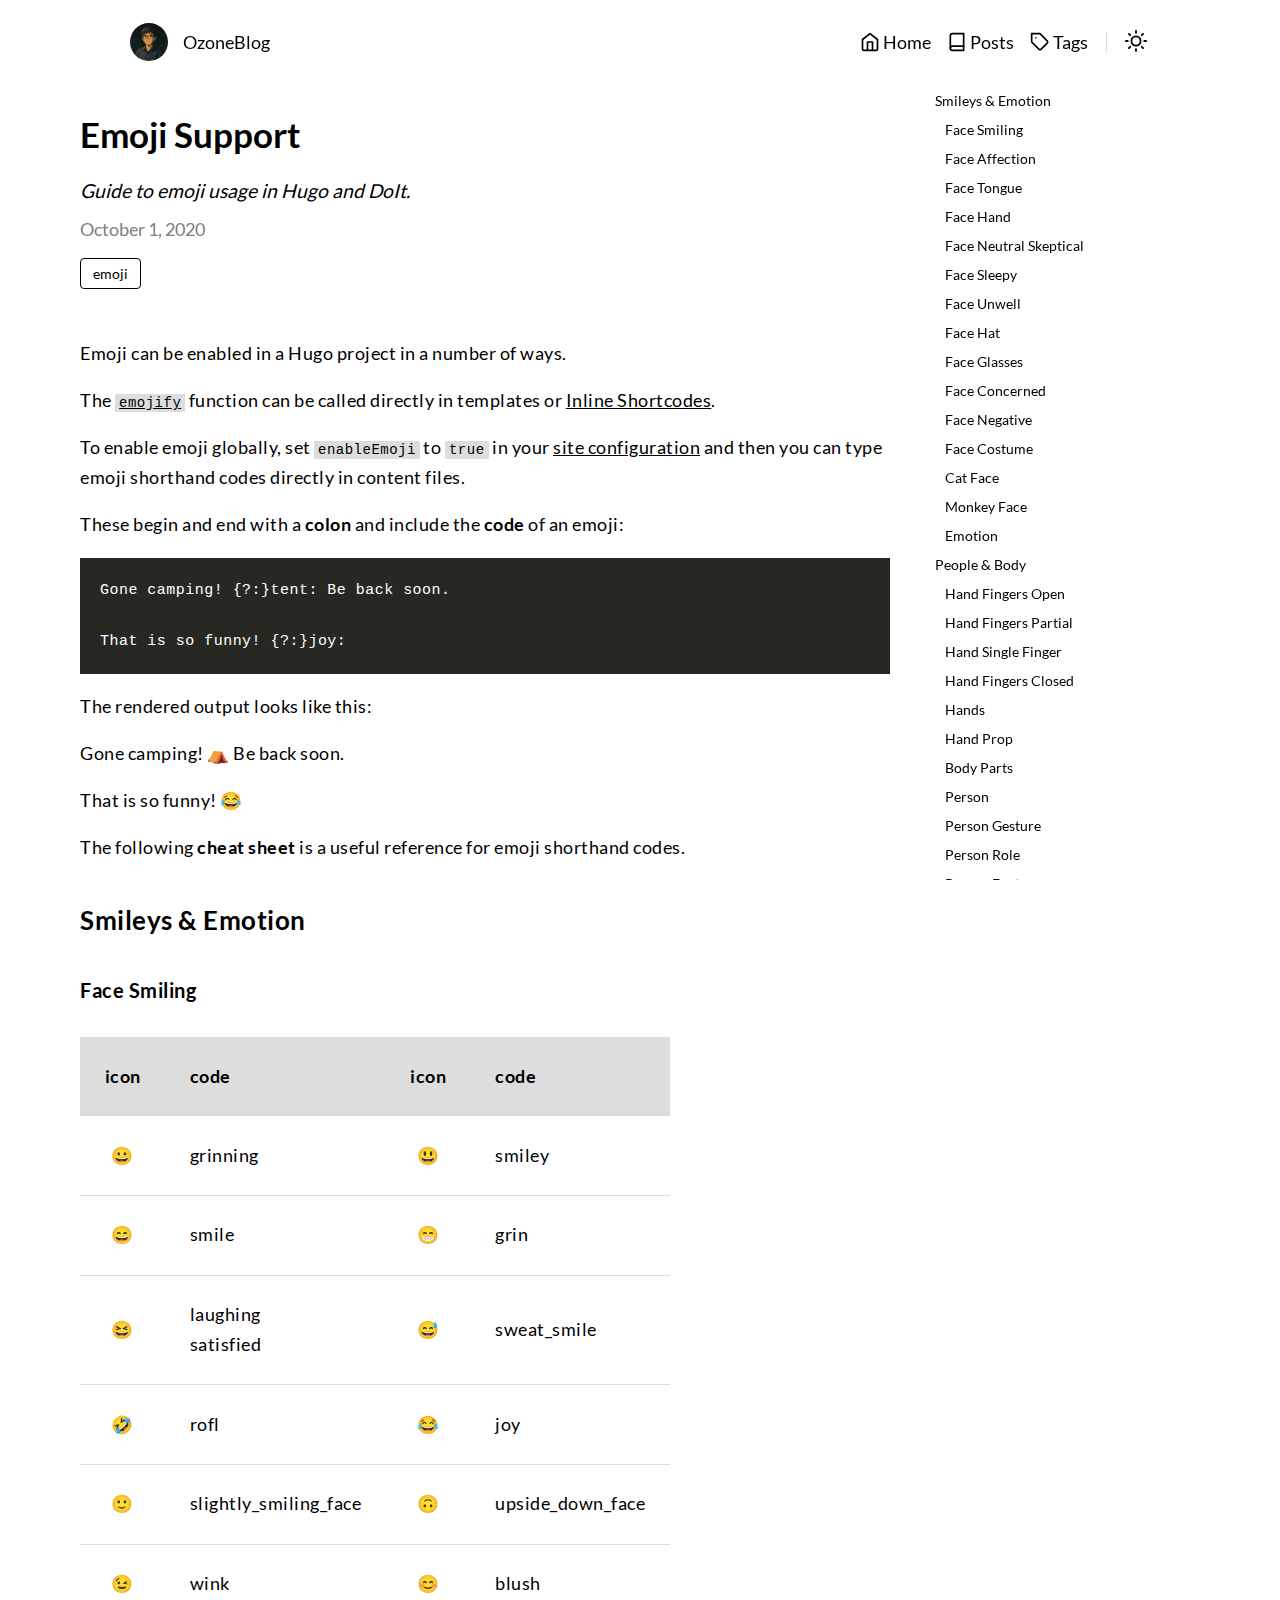
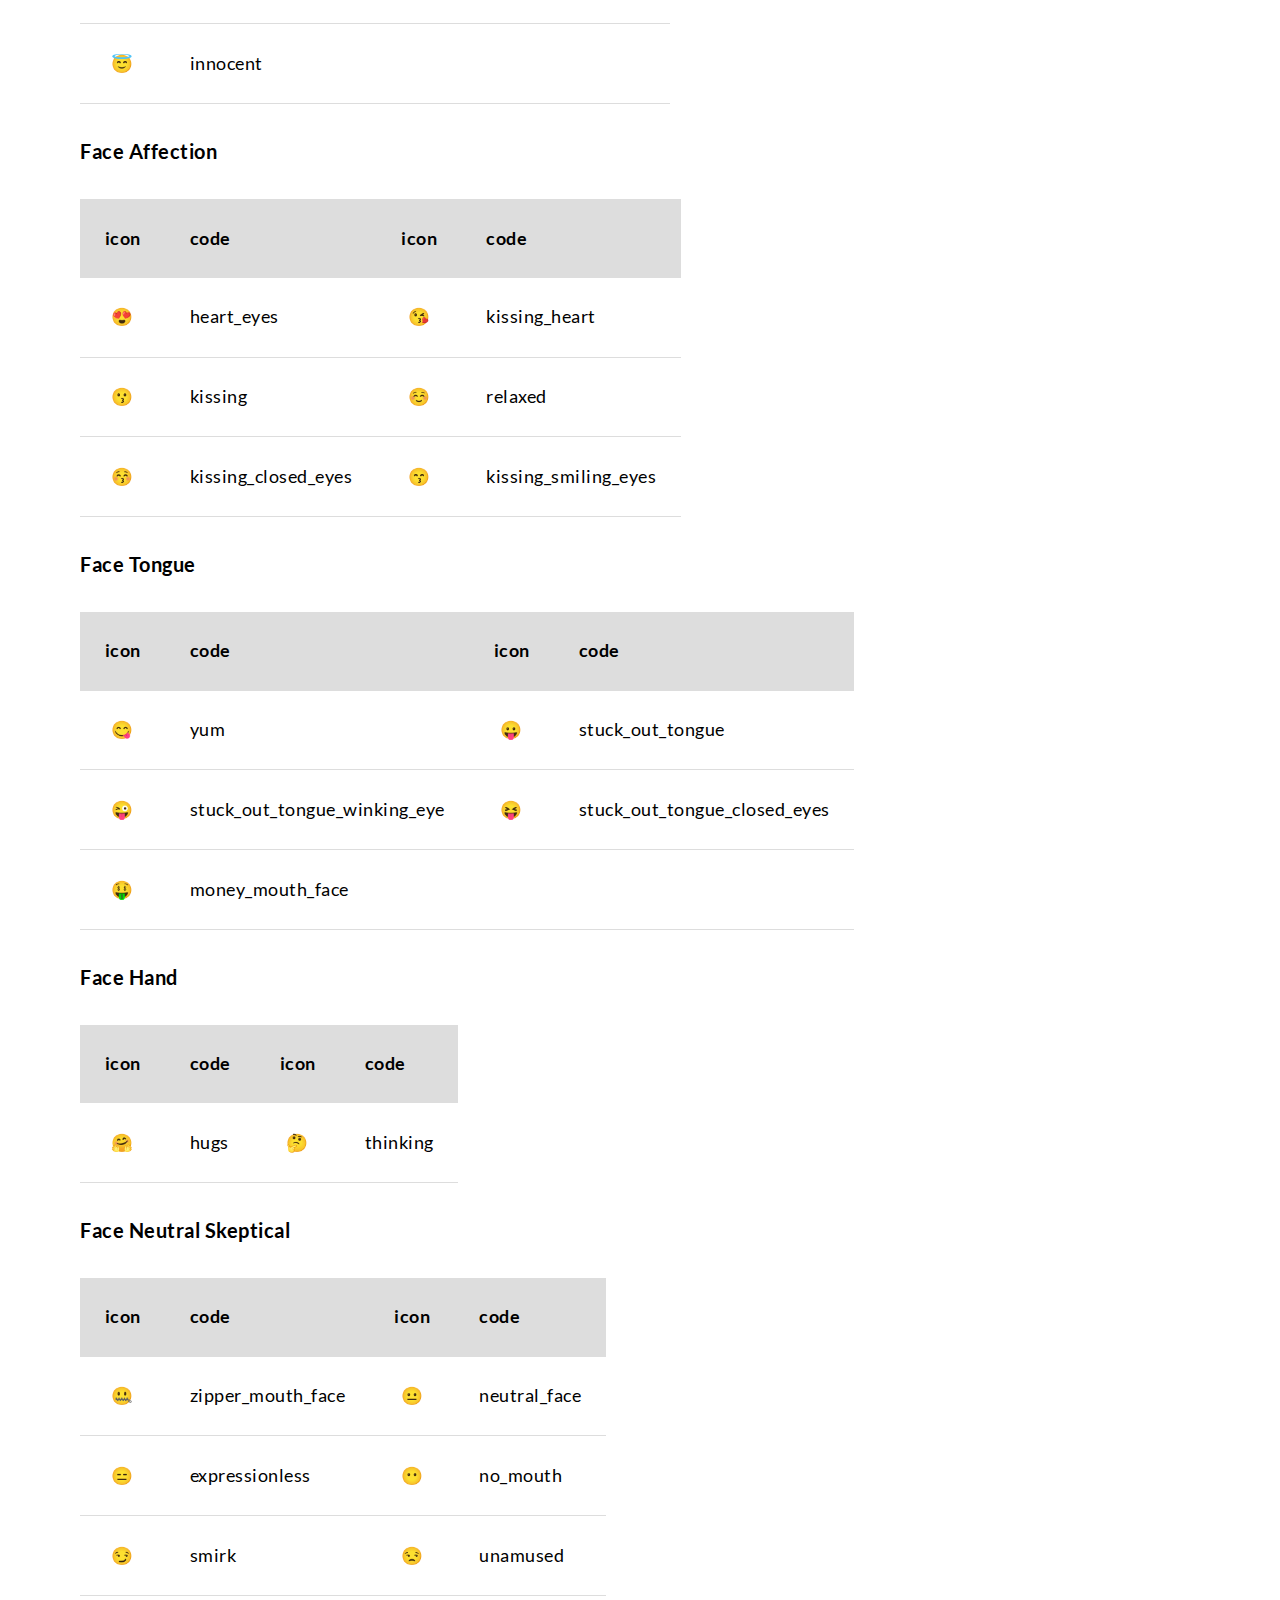
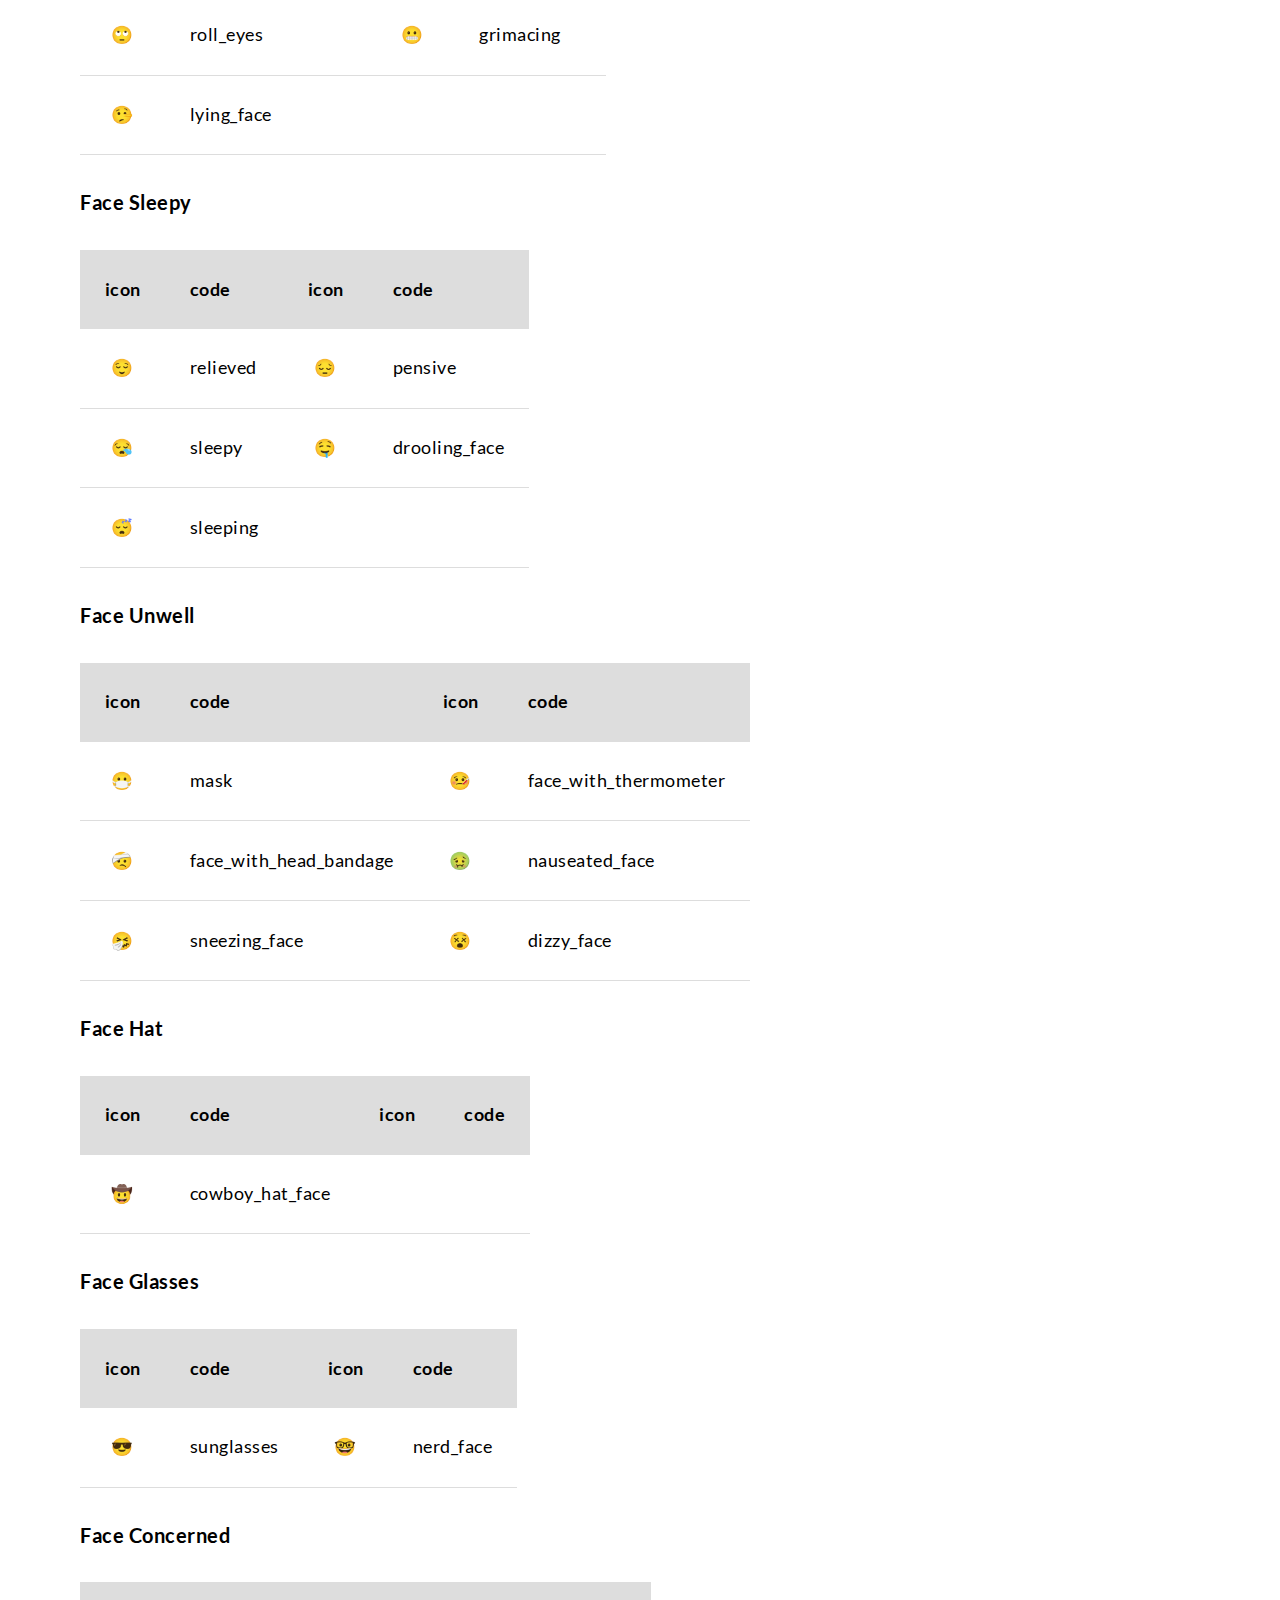
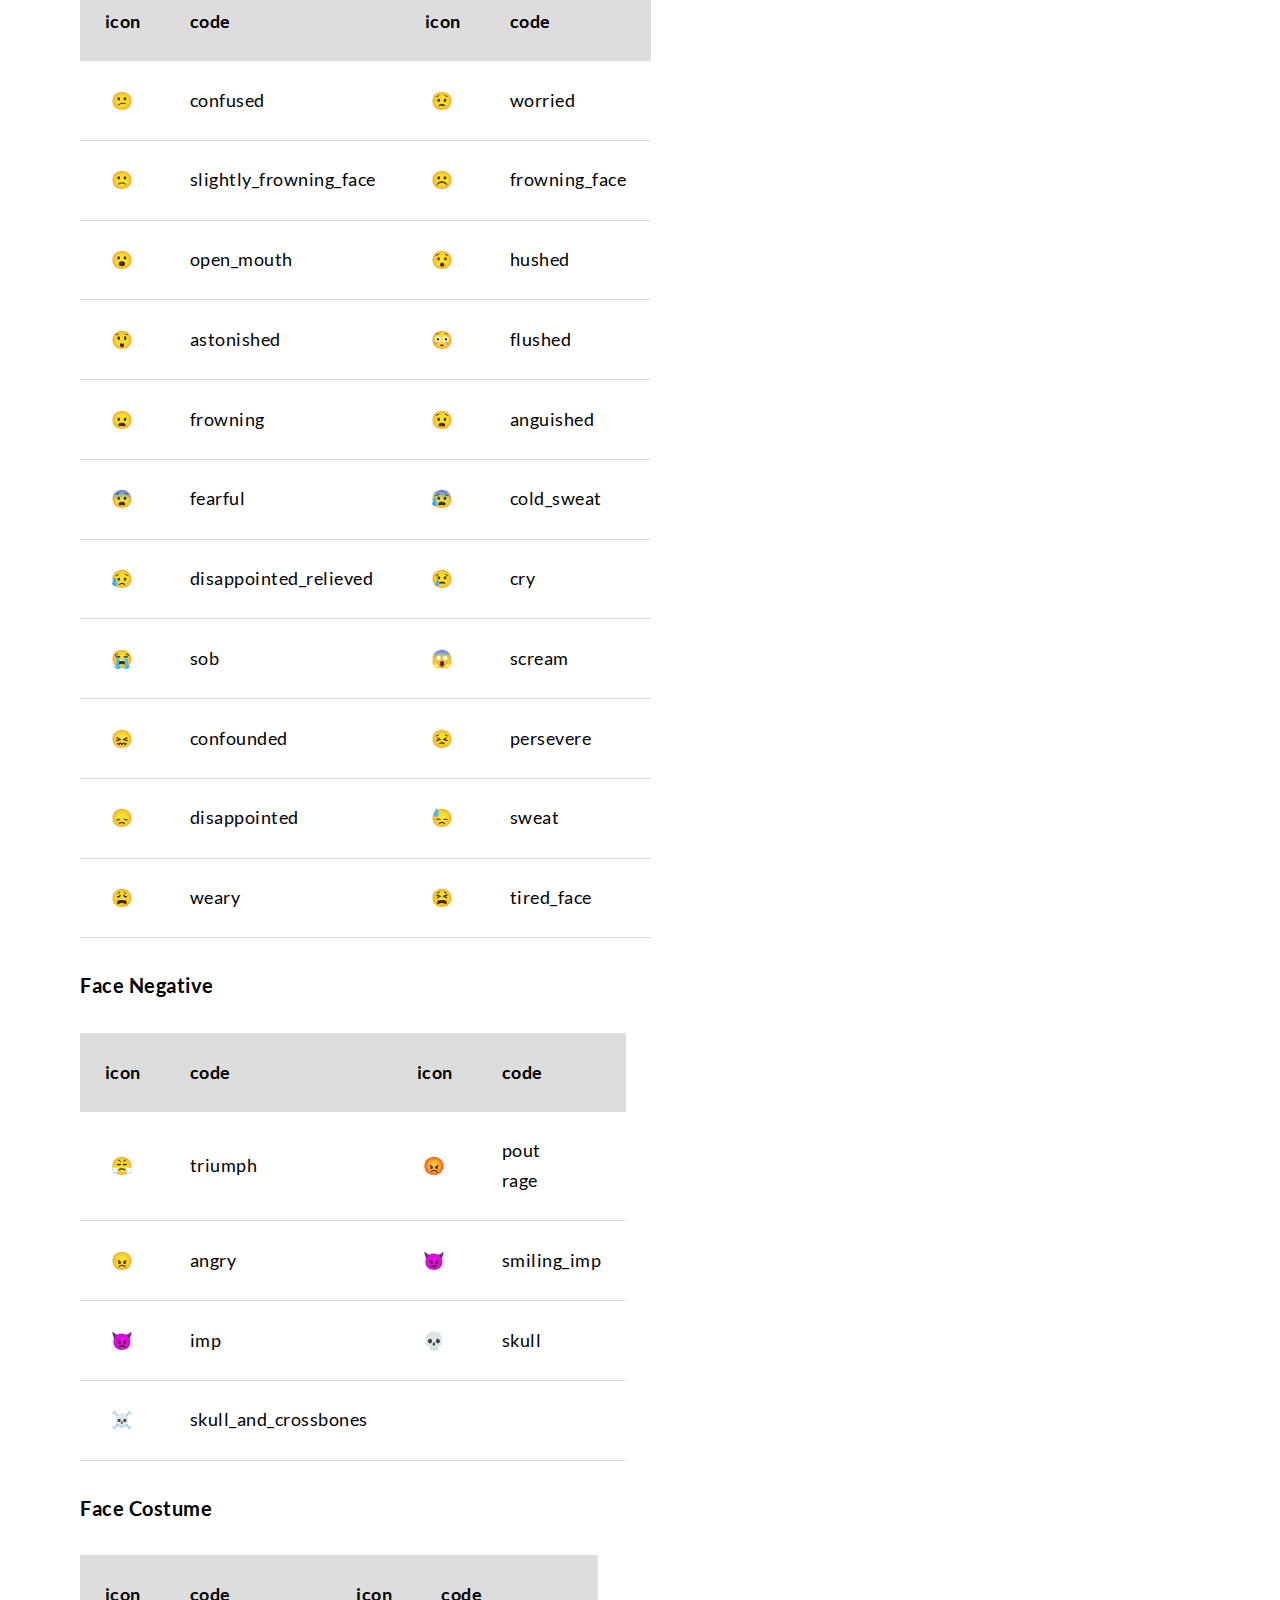
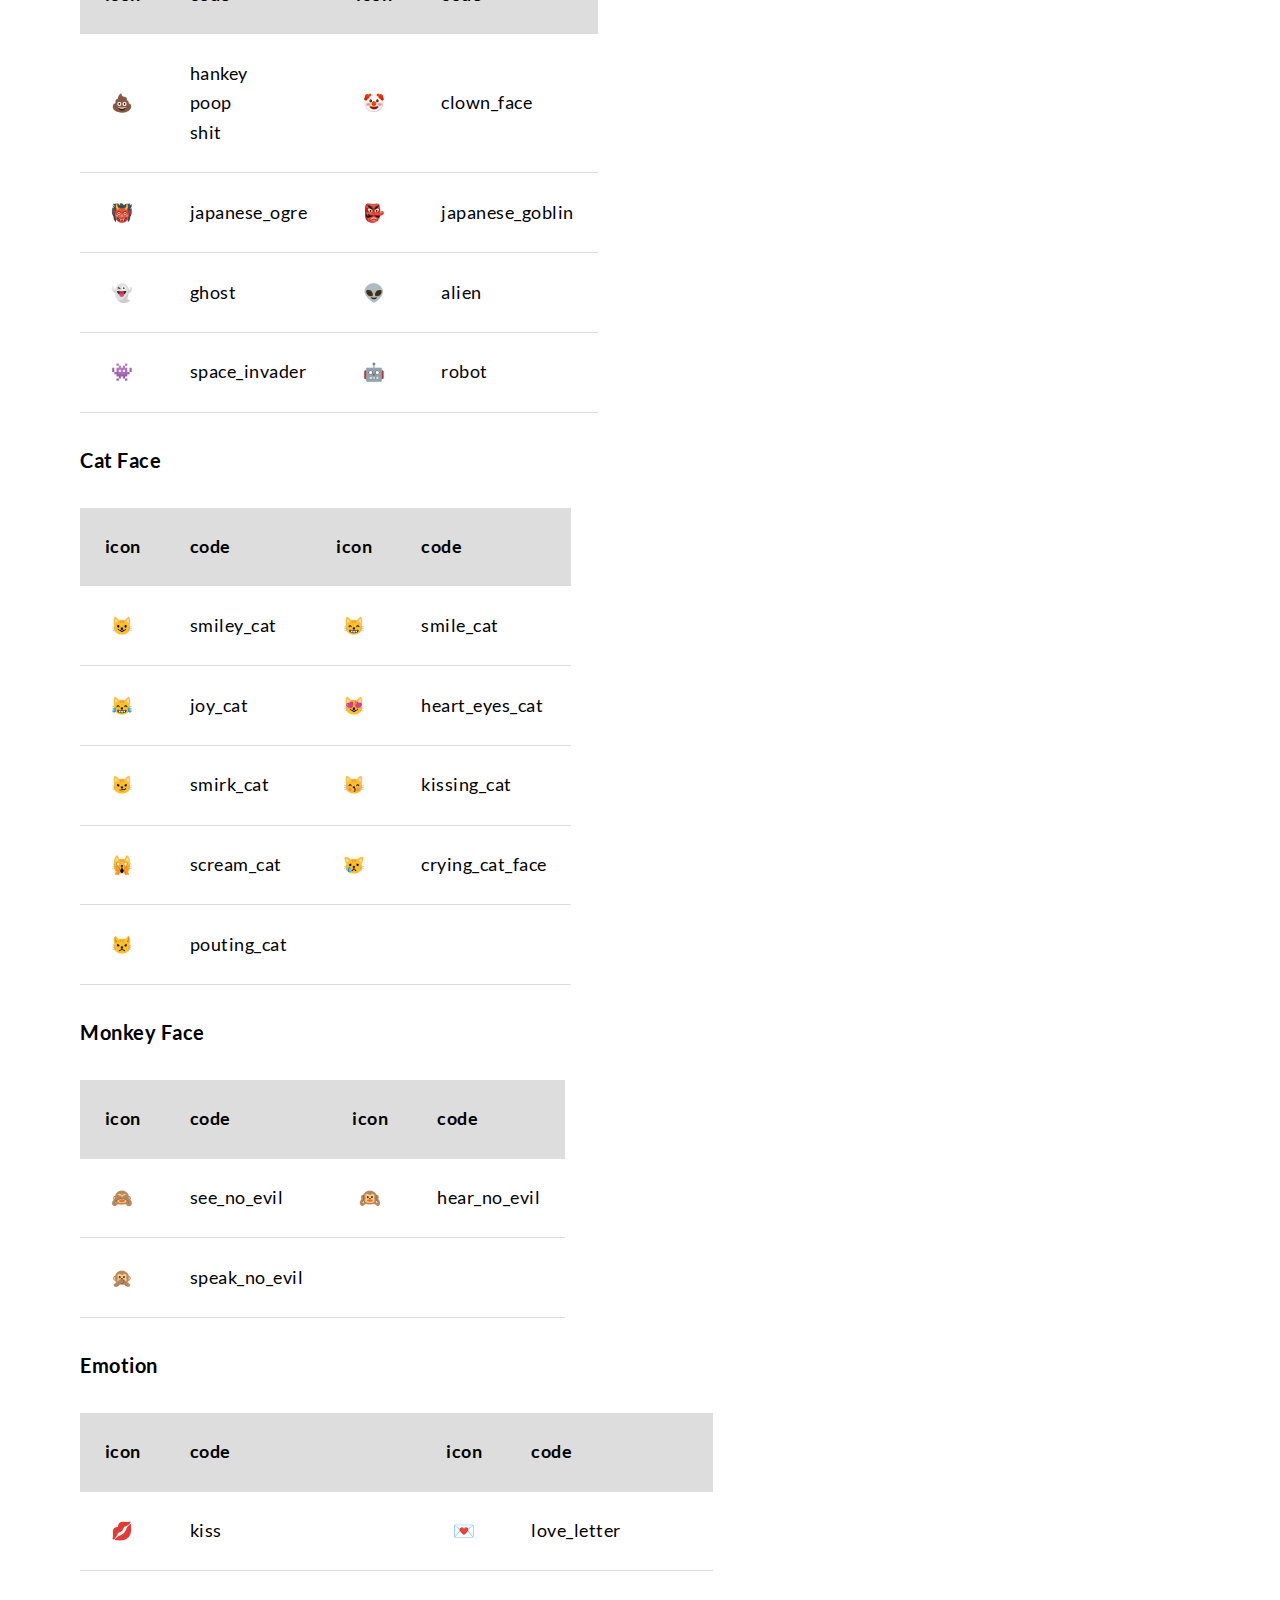
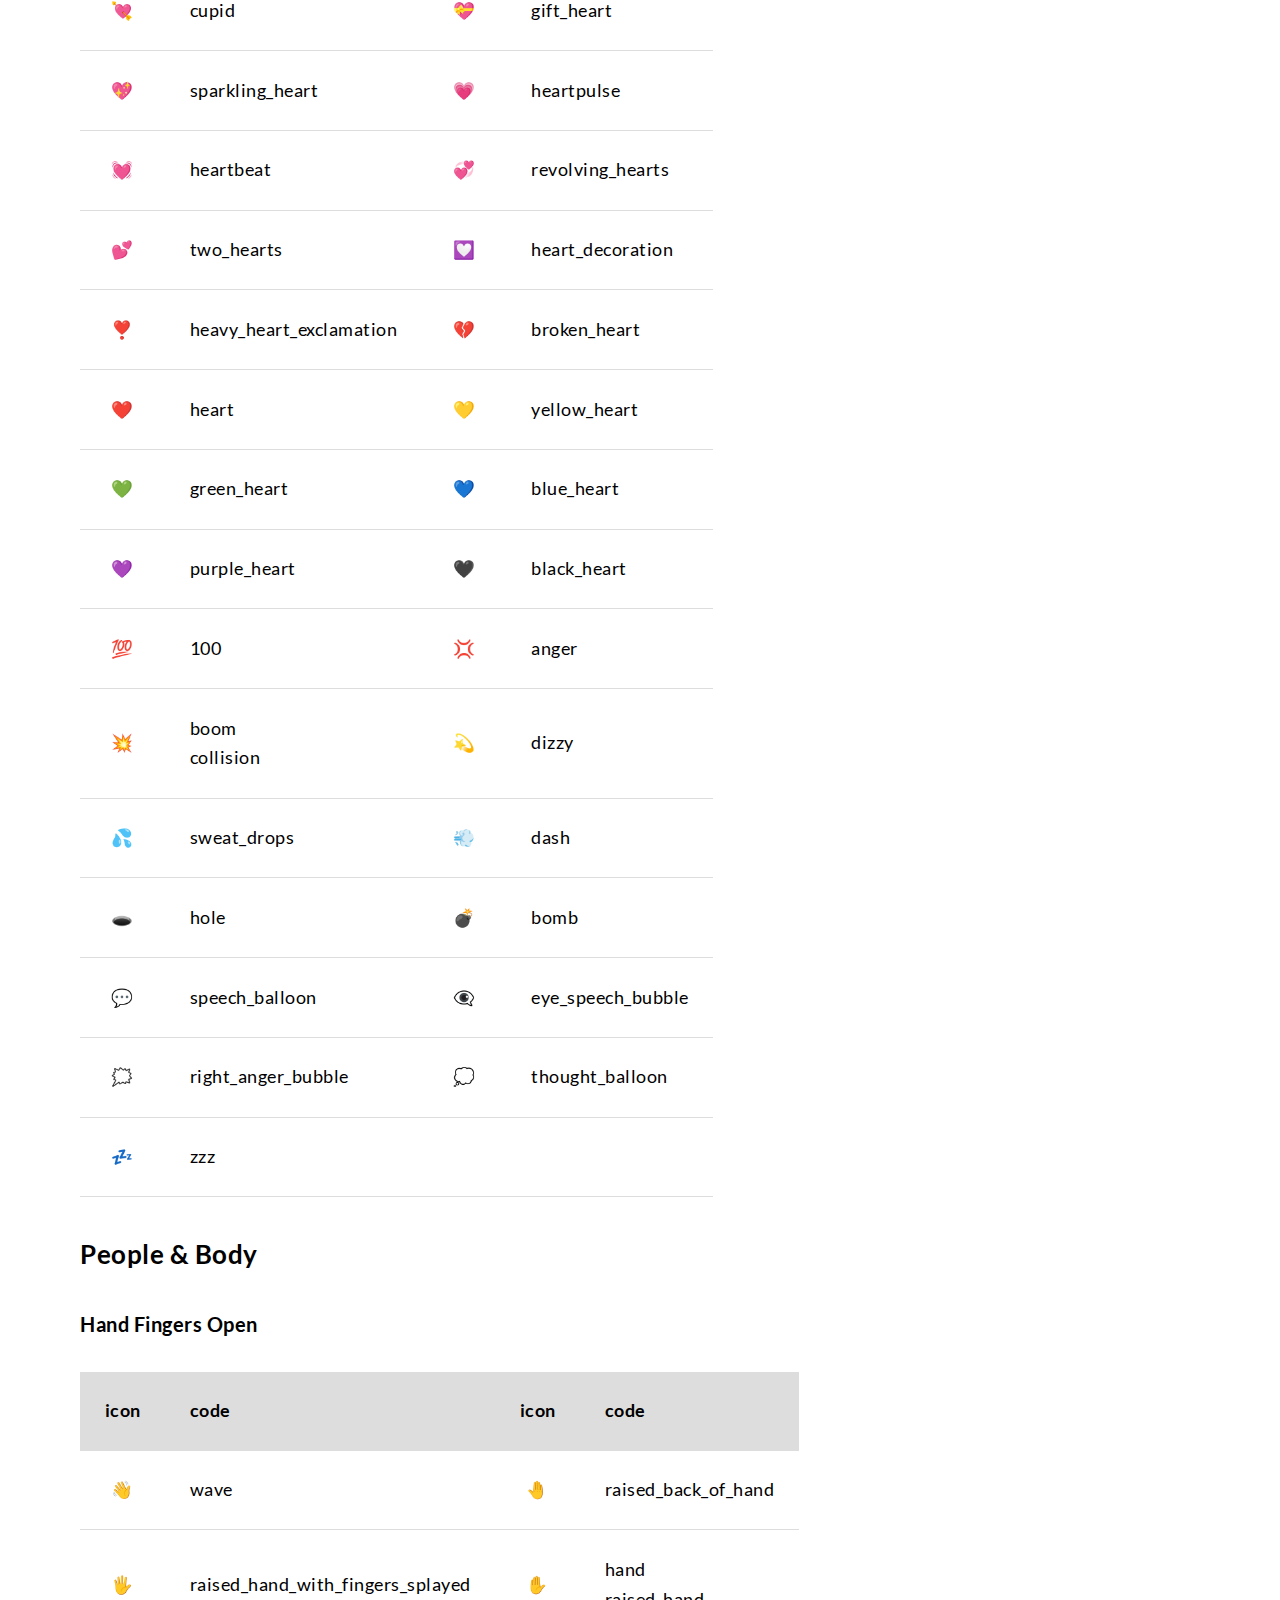
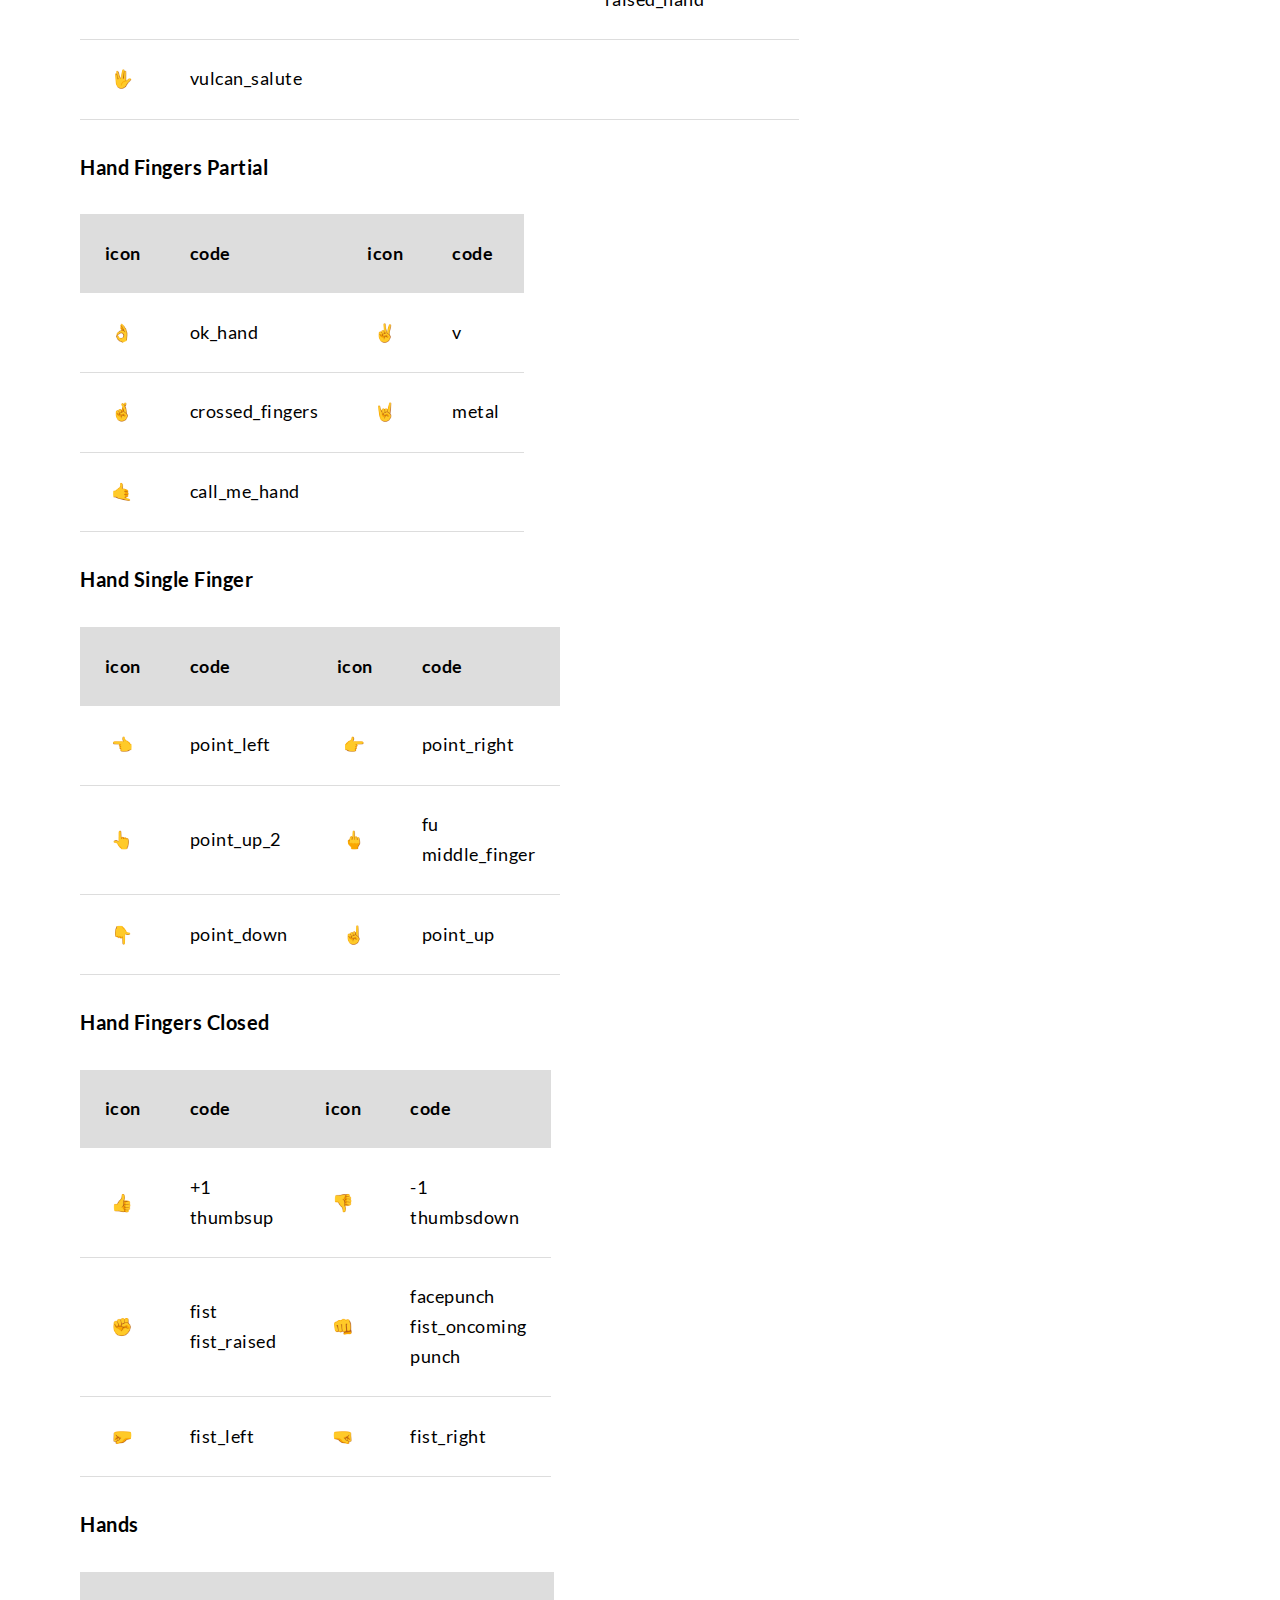
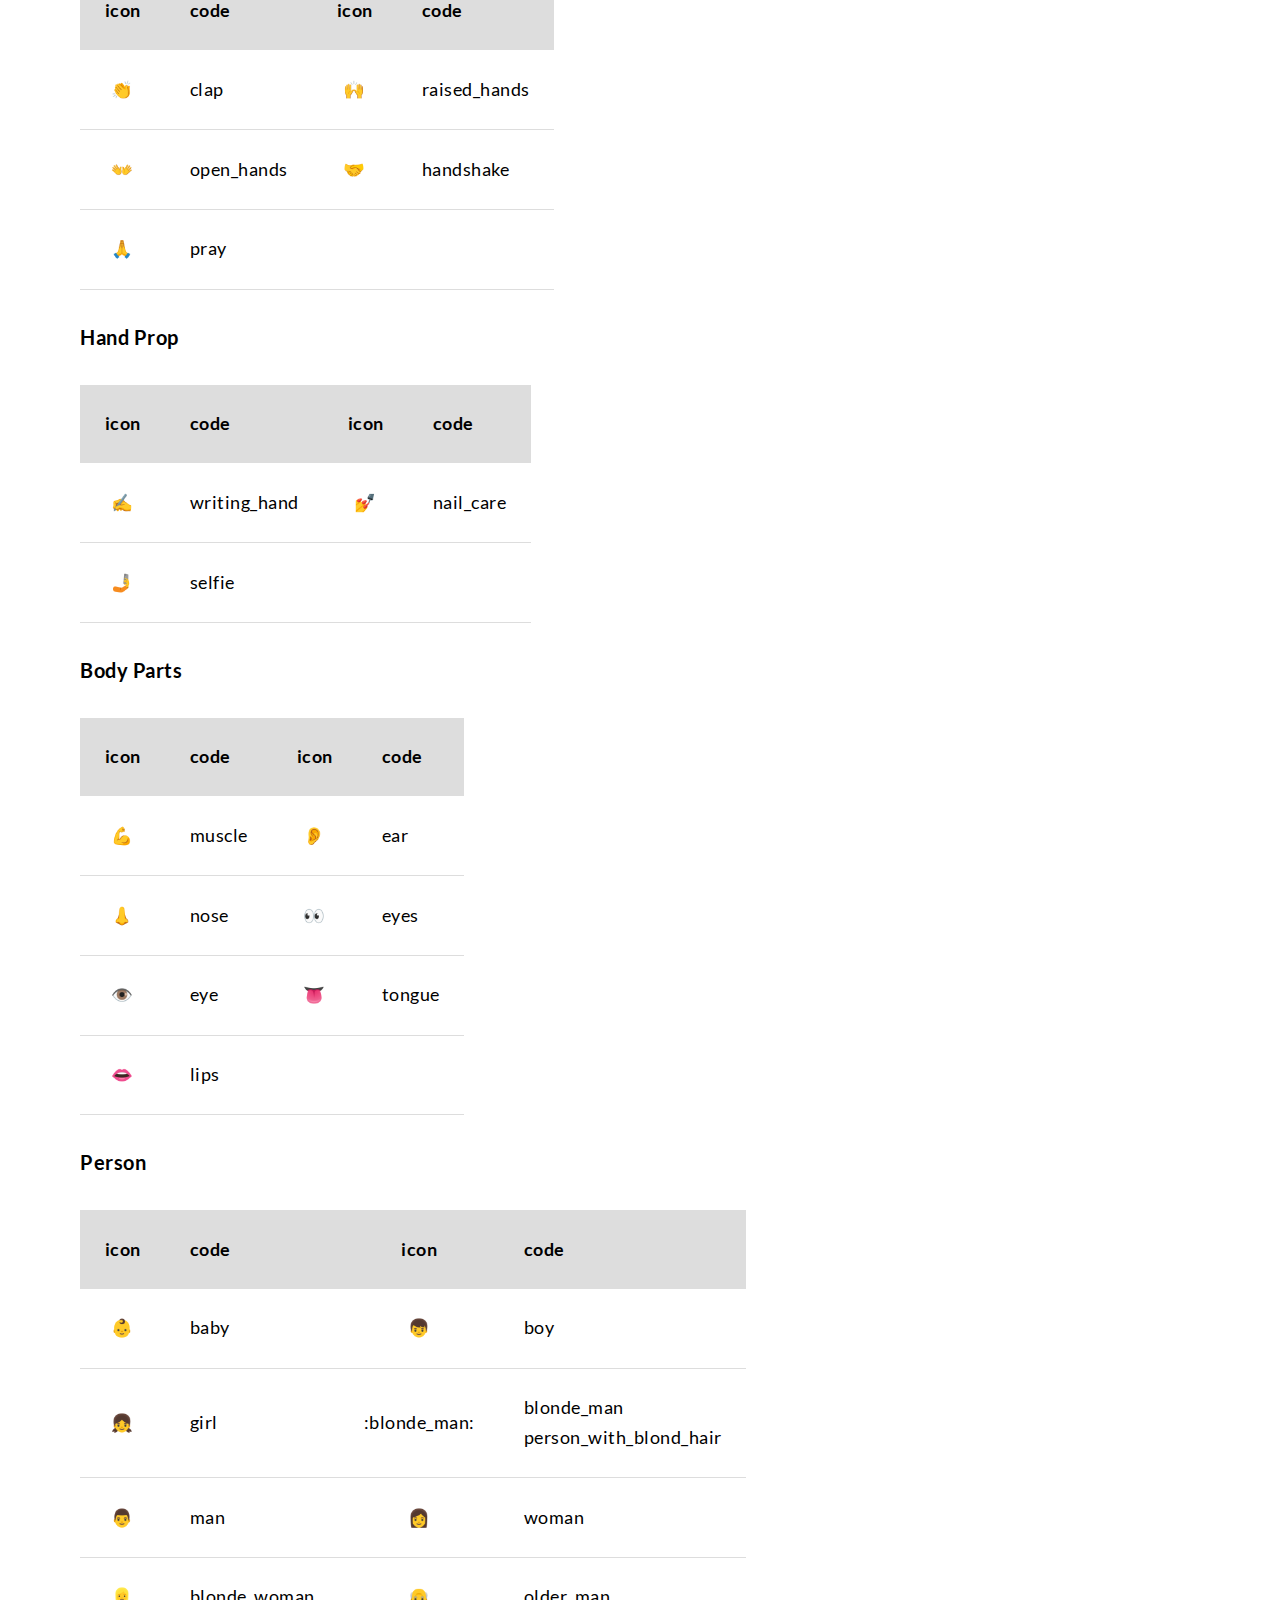
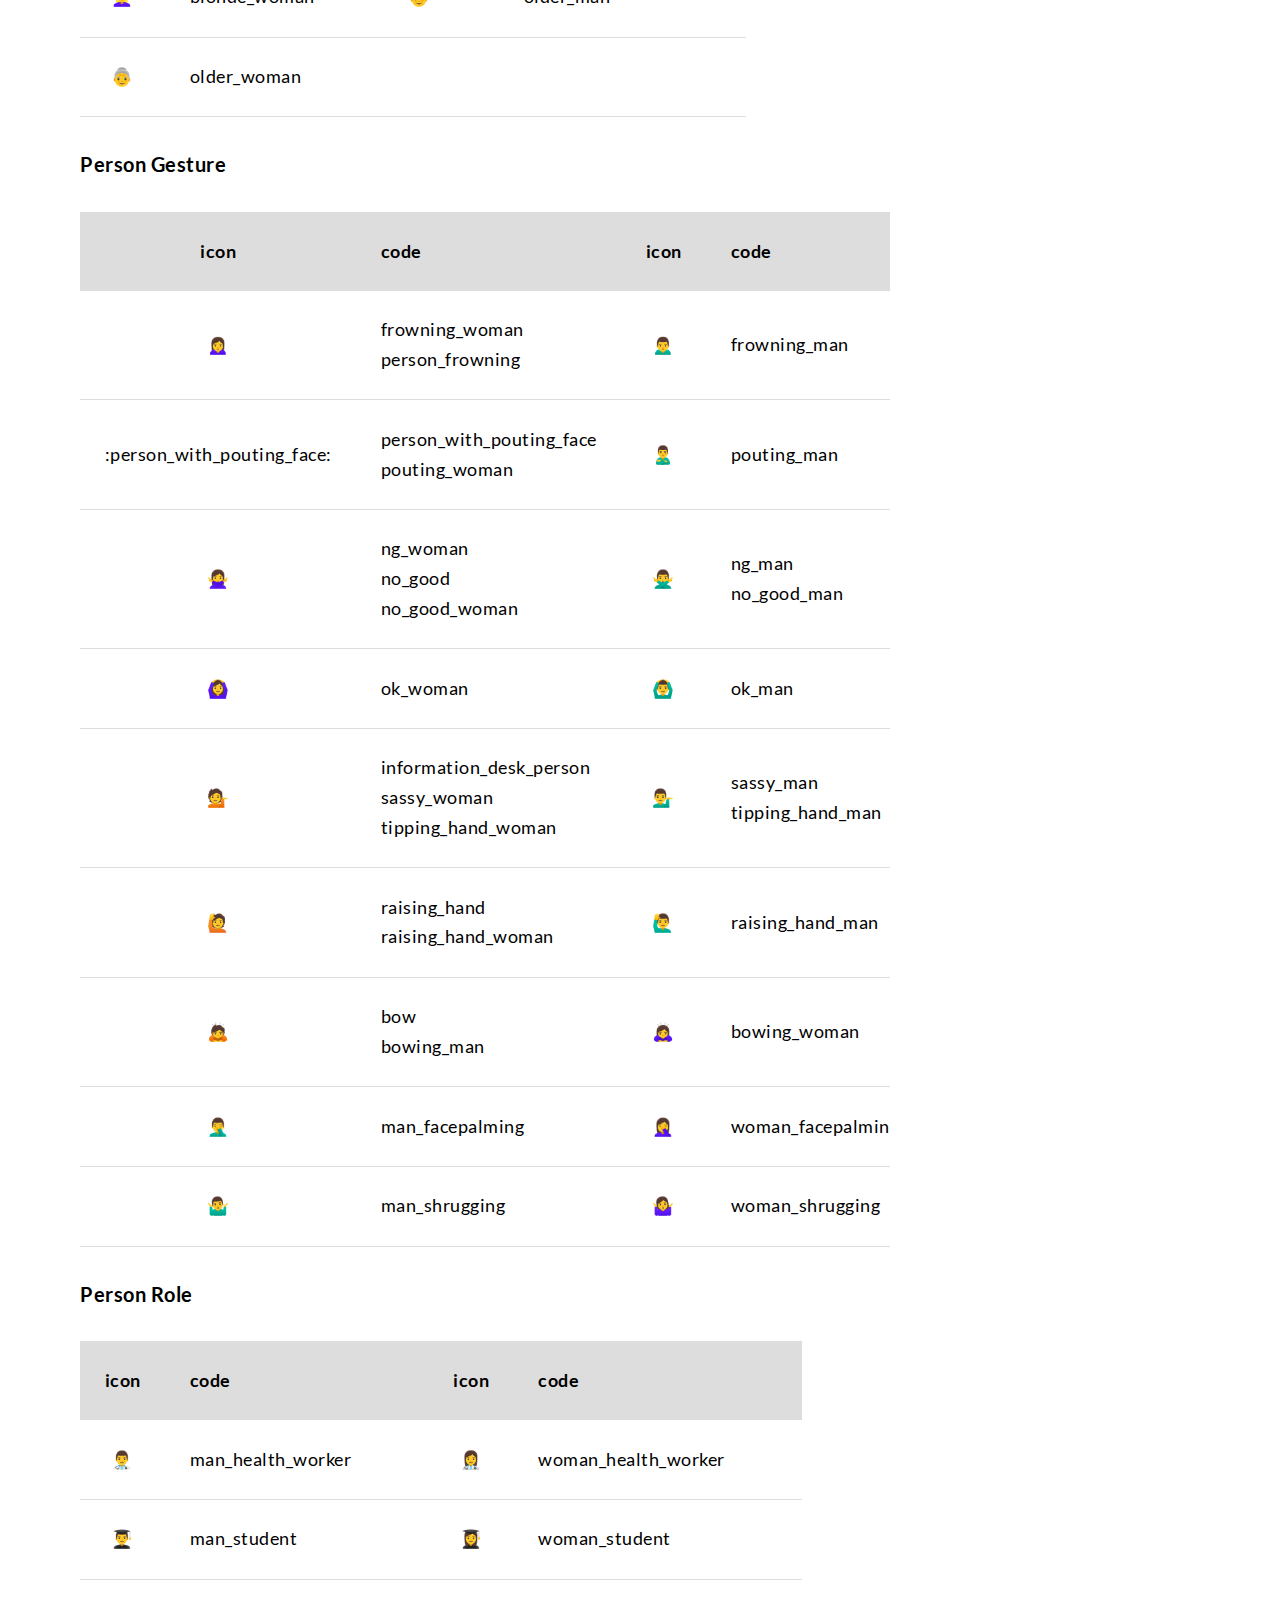
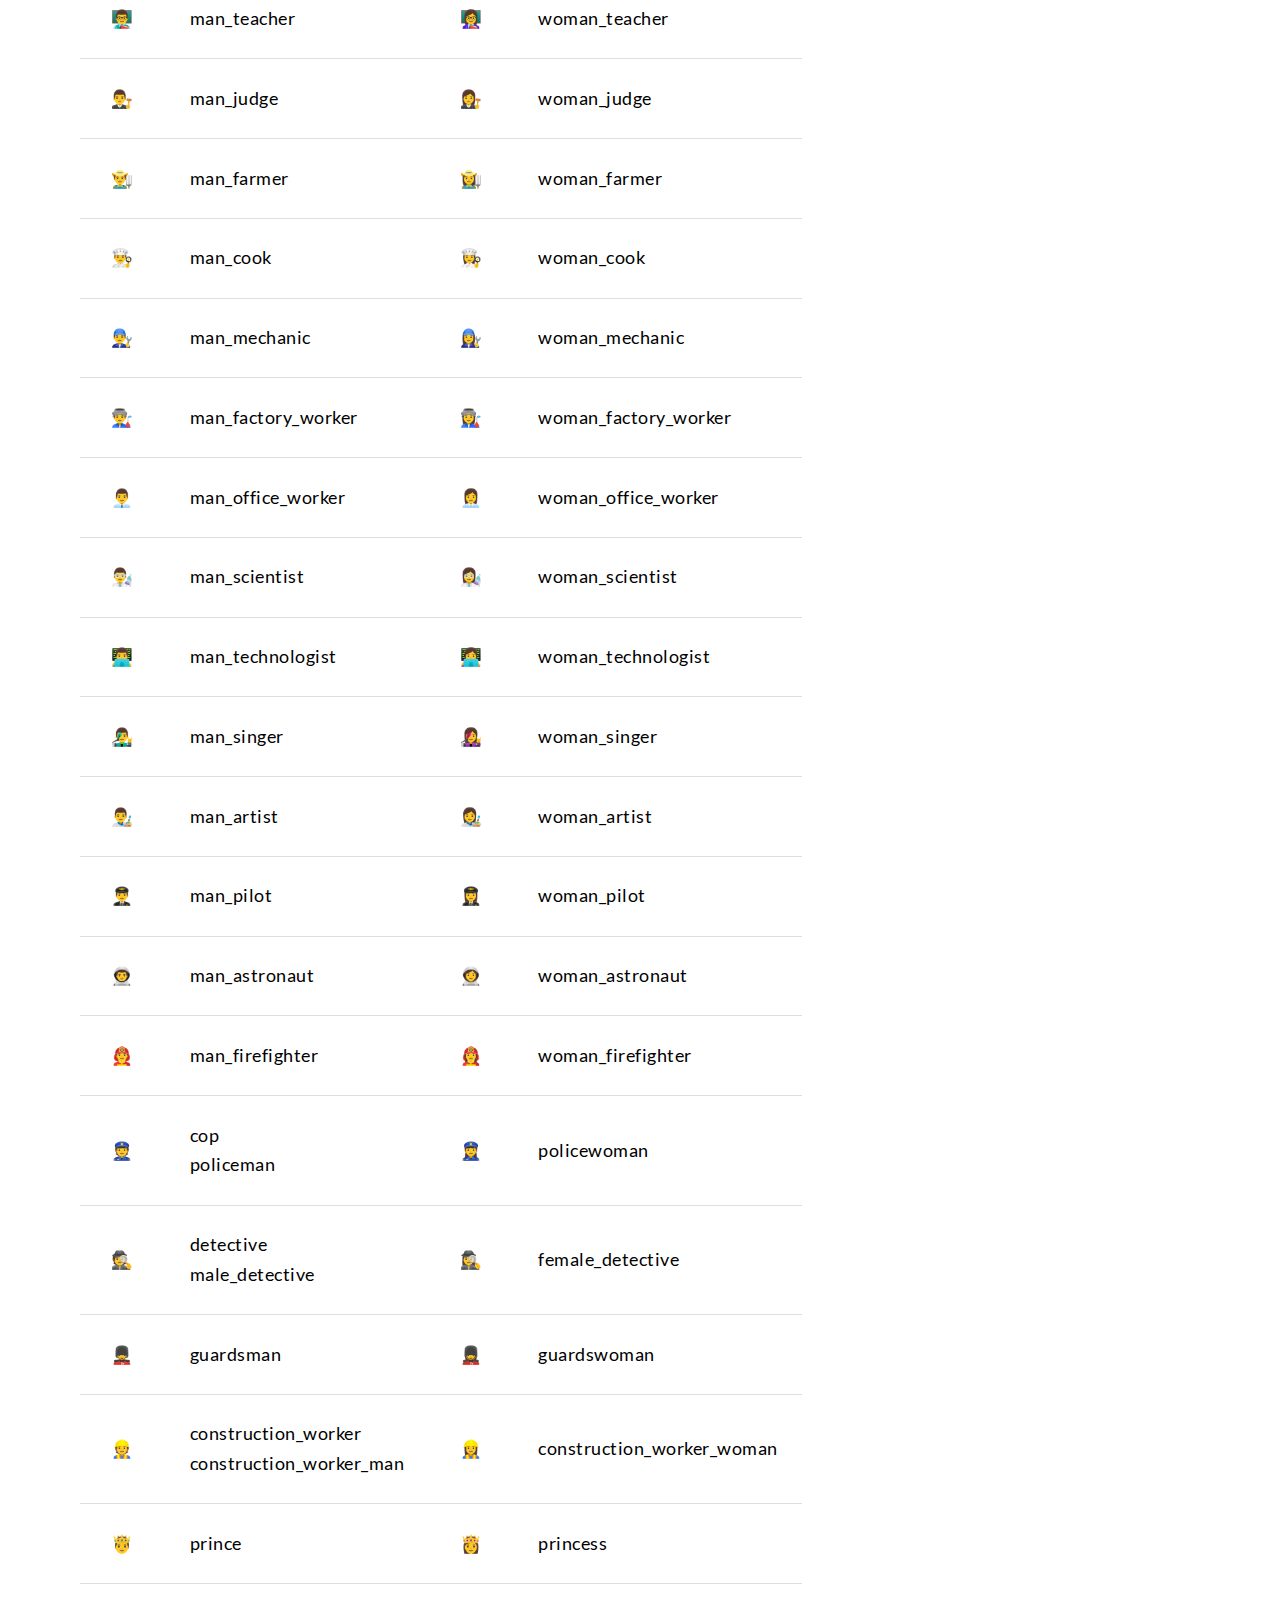
<file: posts/untitled/index.html>
<!doctype html><html lang=en><head><meta charset=utf-8><meta name=viewport content="width=device-width,initial-scale=1"><style>:root{--accent-color:#FF4D4D;--font-size:17.5px}</style><title>Emoji Support</title>
<meta name=description content="Guide to emoji usage in Hugo and DoIt."><meta name=keywords content='blog,gokarna,hugo,emoji'><meta property="og:url" content="https://isoonser.github.io/posts/untitled/"><meta property="og:type" content="website"><meta property="og:title" content="Emoji Support"><meta property="og:description" content="Guide to emoji usage in Hugo and DoIt."><meta property="og:image" content="https://isoonser.github.io/images/my-profile.png"><meta property="og:image:secure_url" content="https://isoonser.github.io/images/my-profile.png"><meta name=twitter:card content="summary_large_image"><meta name=twitter:title content="Emoji Support"><meta name=twitter:description content="Guide to emoji usage in Hugo and DoIt."><meta property="twitter:domain" content="https://isoonser.github.io/posts/untitled/"><meta property="twitter:url" content="https://isoonser.github.io/posts/untitled/"><meta name=twitter:image content="https://isoonser.github.io/images/my-profile.png"><link rel=canonical href=https://isoonser.github.io/posts/untitled/><link rel=stylesheet type=text/css href=/css/normalize.min.css media=print><link rel=stylesheet type=text/css href=/css/main.min.css><link id=dark-theme rel=stylesheet href=/css/dark.min.css><script src=/js/bundle.min.a036ebe92c17ea3f0c07761c2135b82bec6f37c8efb7f49ddad1f28c22fc4769.js integrity="sha256-oDbr6SwX6j8MB3YcITW4K+xvN8jvt/Sd2tHyjCL8R2k="></script></head><body><script>setThemeByUserPref()</script><header class=header><nav class=header-nav><div class=avatar><a href=https://isoonser.github.io/><img src=/images/my-profile.png alt=avatar></a></div><div class=nav-title><a class=nav-brand href=https://isoonser.github.io/>OzoneBlog</a></div><div class=nav-links><div class=nav-link><a href=https://isoonser.github.io/ aria-label><span data-feather=home></span> Home</a></div><div class=nav-link><a href=https://isoonser.github.io/posts/ aria-label><span data-feather=book></span> Posts</a></div><div class=nav-link><a href=https://isoonser.github.io/tags/ aria-label><span data-feather=tag></span> Tags</a></div><span class=nav-icons-divider></span><div class="nav-link dark-theme-toggle"><span class="sr-only dark-theme-toggle-screen-reader-target">theme</span>
<a aria-hidden=true role=switch><span class=theme-toggle-icon data-feather=moon></span></a></div><div class=nav-link id=hamburger-menu-toggle><span class="sr-only hamburger-menu-toggle-screen-reader-target">menu</span>
<a aria-checked=false aria-labelledby=hamburger-menu-toggle id=hamburger-menu-toggle-target role=switch><span data-feather=menu></span></a></div><ul class="nav-hamburger-list visibility-hidden"><li class=nav-item><a href=https://isoonser.github.io/><span data-feather=home></span> Home</a></li><li class=nav-item><a href=https://isoonser.github.io/posts/><span data-feather=book></span> Posts</a></li><li class=nav-item><a href=https://isoonser.github.io/tags/><span data-feather=tag></span> Tags</a></li><li class="nav-item dark-theme-toggle"><span class="sr-only dark-theme-toggle-screen-reader-target">theme</span>
<a role=switch><span class=theme-toggle-icon data-feather=moon></span></a></li></ul></div></nav></header><main id=content><div class="post container"><div class=post-header-section><h1>Emoji Support</h1><small role=doc-subtitle>Guide to emoji usage in Hugo and DoIt.</small><p class=post-date>October 1, 2020</p><ul class=post-tags><li class=post-tag><a href=https://isoonser.github.io/tags/emoji>emoji</a></li></ul></div><div class=post-content><p>Emoji can be enabled in a Hugo project in a number of ways.</p><p>The <a href=https://gohugo.io/functions/emojify/><code>emojify</code></a> function can be called directly in templates or <a href=https://gohugo.io/templates/shortcode-templates#inline-shortcodes>Inline Shortcodes</a>.</p><p>To enable emoji globally, set <code>enableEmoji</code> to <code>true</code> in your <a href=https://gohugo.io/getting-started/configuration/>site configuration</a> and then you can type emoji shorthand codes directly in content files.</p><p>These begin and end with a <strong>colon</strong> and include the <strong>code</strong> of an emoji:</p><div class=highlight><pre tabindex=0 style=color:#f8f8f2;background-color:#272822;-moz-tab-size:4;-o-tab-size:4;tab-size:4><code class=language-markdown data-lang=markdown><span style=display:flex><span>Gone camping! {?:}tent: Be back soon.
</span></span><span style=display:flex><span>
</span></span><span style=display:flex><span>That is so funny! {?:}joy:
</span></span></code></pre></div><p>The rendered output looks like this:</p><p>Gone camping! &#9978; Be back soon.</p><p>That is so funny! &#x1f602;</p><p>The following <strong>cheat sheet</strong> is a useful reference for emoji shorthand codes.</p><h2 id=smileys--emotion>Smileys & Emotion</h2><h3 id=face-smiling>Face Smiling</h3><table><thead><tr><th style=text-align:center>icon</th><th>code</th><th style=text-align:center>icon</th><th>code</th></tr></thead><tbody><tr><td style=text-align:center>&#x1f600;</td><td>grinning</td><td style=text-align:center>&#x1f603;</td><td>smiley</td></tr><tr><td style=text-align:center>&#x1f604;</td><td>smile</td><td style=text-align:center>&#x1f601;</td><td>grin</td></tr><tr><td style=text-align:center>&#x1f606;</td><td>laughing<br>satisfied</td><td style=text-align:center>&#x1f605;</td><td>sweat_smile</td></tr><tr><td style=text-align:center>&#x1f923;</td><td>rofl</td><td style=text-align:center>&#x1f602;</td><td>joy</td></tr><tr><td style=text-align:center>&#x1f642;</td><td>slightly_smiling_face</td><td style=text-align:center>&#x1f643;</td><td>upside_down_face</td></tr><tr><td style=text-align:center>&#x1f609;</td><td>wink</td><td style=text-align:center>&#x1f60a;</td><td>blush</td></tr><tr><td style=text-align:center>&#x1f607;</td><td>innocent</td><td style=text-align:center></td><td></td></tr></tbody></table><h3 id=face-affection>Face Affection</h3><table><thead><tr><th style=text-align:center>icon</th><th>code</th><th style=text-align:center>icon</th><th>code</th></tr></thead><tbody><tr><td style=text-align:center>&#x1f60d;</td><td>heart_eyes</td><td style=text-align:center>&#x1f618;</td><td>kissing_heart</td></tr><tr><td style=text-align:center>&#x1f617;</td><td>kissing</td><td style=text-align:center>&#9786;&#xfe0f;</td><td>relaxed</td></tr><tr><td style=text-align:center>&#x1f61a;</td><td>kissing_closed_eyes</td><td style=text-align:center>&#x1f619;</td><td>kissing_smiling_eyes</td></tr></tbody></table><h3 id=face-tongue>Face Tongue</h3><table><thead><tr><th style=text-align:center>icon</th><th>code</th><th style=text-align:center>icon</th><th>code</th></tr></thead><tbody><tr><td style=text-align:center>&#x1f60b;</td><td>yum</td><td style=text-align:center>&#x1f61b;</td><td>stuck_out_tongue</td></tr><tr><td style=text-align:center>&#x1f61c;</td><td>stuck_out_tongue_winking_eye</td><td style=text-align:center>&#x1f61d;</td><td>stuck_out_tongue_closed_eyes</td></tr><tr><td style=text-align:center>&#x1f911;</td><td>money_mouth_face</td><td style=text-align:center></td><td></td></tr></tbody></table><h3 id=face-hand>Face Hand</h3><table><thead><tr><th style=text-align:center>icon</th><th>code</th><th style=text-align:center>icon</th><th>code</th></tr></thead><tbody><tr><td style=text-align:center>&#x1f917;</td><td>hugs</td><td style=text-align:center>&#x1f914;</td><td>thinking</td></tr></tbody></table><h3 id=face-neutral-skeptical>Face Neutral Skeptical</h3><table><thead><tr><th style=text-align:center>icon</th><th>code</th><th style=text-align:center>icon</th><th>code</th></tr></thead><tbody><tr><td style=text-align:center>&#x1f910;</td><td>zipper_mouth_face</td><td style=text-align:center>&#x1f610;</td><td>neutral_face</td></tr><tr><td style=text-align:center>&#x1f611;</td><td>expressionless</td><td style=text-align:center>&#x1f636;</td><td>no_mouth</td></tr><tr><td style=text-align:center>&#x1f60f;</td><td>smirk</td><td style=text-align:center>&#x1f612;</td><td>unamused</td></tr><tr><td style=text-align:center>&#x1f644;</td><td>roll_eyes</td><td style=text-align:center>&#x1f62c;</td><td>grimacing</td></tr><tr><td style=text-align:center>&#x1f925;</td><td>lying_face</td><td style=text-align:center></td><td></td></tr></tbody></table><h3 id=face-sleepy>Face Sleepy</h3><table><thead><tr><th style=text-align:center>icon</th><th>code</th><th style=text-align:center>icon</th><th>code</th></tr></thead><tbody><tr><td style=text-align:center>&#x1f60c;</td><td>relieved</td><td style=text-align:center>&#x1f614;</td><td>pensive</td></tr><tr><td style=text-align:center>&#x1f62a;</td><td>sleepy</td><td style=text-align:center>&#x1f924;</td><td>drooling_face</td></tr><tr><td style=text-align:center>&#x1f634;</td><td>sleeping</td><td style=text-align:center></td><td></td></tr></tbody></table><h3 id=face-unwell>Face Unwell</h3><table><thead><tr><th style=text-align:center>icon</th><th>code</th><th style=text-align:center>icon</th><th>code</th></tr></thead><tbody><tr><td style=text-align:center>&#x1f637;</td><td>mask</td><td style=text-align:center>&#x1f912;</td><td>face_with_thermometer</td></tr><tr><td style=text-align:center>&#x1f915;</td><td>face_with_head_bandage</td><td style=text-align:center>&#x1f922;</td><td>nauseated_face</td></tr><tr><td style=text-align:center>&#x1f927;</td><td>sneezing_face</td><td style=text-align:center>&#x1f635;</td><td>dizzy_face</td></tr></tbody></table><h3 id=face-hat>Face Hat</h3><table><thead><tr><th style=text-align:center>icon</th><th>code</th><th style=text-align:center>icon</th><th>code</th></tr></thead><tbody><tr><td style=text-align:center>&#x1f920;</td><td>cowboy_hat_face</td><td style=text-align:center></td><td></td></tr></tbody></table><h3 id=face-glasses>Face Glasses</h3><table><thead><tr><th style=text-align:center>icon</th><th>code</th><th style=text-align:center>icon</th><th>code</th></tr></thead><tbody><tr><td style=text-align:center>&#x1f60e;</td><td>sunglasses</td><td style=text-align:center>&#x1f913;</td><td>nerd_face</td></tr></tbody></table><h3 id=face-concerned>Face Concerned</h3><table><thead><tr><th style=text-align:center>icon</th><th>code</th><th style=text-align:center>icon</th><th>code</th></tr></thead><tbody><tr><td style=text-align:center>&#x1f615;</td><td>confused</td><td style=text-align:center>&#x1f61f;</td><td>worried</td></tr><tr><td style=text-align:center>&#x1f641;</td><td>slightly_frowning_face</td><td style=text-align:center>&#9785;&#xfe0f;</td><td>frowning_face</td></tr><tr><td style=text-align:center>&#x1f62e;</td><td>open_mouth</td><td style=text-align:center>&#x1f62f;</td><td>hushed</td></tr><tr><td style=text-align:center>&#x1f632;</td><td>astonished</td><td style=text-align:center>&#x1f633;</td><td>flushed</td></tr><tr><td style=text-align:center>&#x1f626;</td><td>frowning</td><td style=text-align:center>&#x1f627;</td><td>anguished</td></tr><tr><td style=text-align:center>&#x1f628;</td><td>fearful</td><td style=text-align:center>&#x1f630;</td><td>cold_sweat</td></tr><tr><td style=text-align:center>&#x1f625;</td><td>disappointed_relieved</td><td style=text-align:center>&#x1f622;</td><td>cry</td></tr><tr><td style=text-align:center>&#x1f62d;</td><td>sob</td><td style=text-align:center>&#x1f631;</td><td>scream</td></tr><tr><td style=text-align:center>&#x1f616;</td><td>confounded</td><td style=text-align:center>&#x1f623;</td><td>persevere</td></tr><tr><td style=text-align:center>&#x1f61e;</td><td>disappointed</td><td style=text-align:center>&#x1f613;</td><td>sweat</td></tr><tr><td style=text-align:center>&#x1f629;</td><td>weary</td><td style=text-align:center>&#x1f62b;</td><td>tired_face</td></tr></tbody></table><h3 id=face-negative>Face Negative</h3><table><thead><tr><th style=text-align:center>icon</th><th>code</th><th style=text-align:center>icon</th><th>code</th></tr></thead><tbody><tr><td style=text-align:center>&#x1f624;</td><td>triumph</td><td style=text-align:center>&#x1f621;</td><td>pout<br>rage</td></tr><tr><td style=text-align:center>&#x1f620;</td><td>angry</td><td style=text-align:center>&#x1f608;</td><td>smiling_imp</td></tr><tr><td style=text-align:center>&#x1f47f;</td><td>imp</td><td style=text-align:center>&#x1f480;</td><td>skull</td></tr><tr><td style=text-align:center>&#9760;&#xfe0f;</td><td>skull_and_crossbones</td><td style=text-align:center></td><td></td></tr></tbody></table><h3 id=face-costume>Face Costume</h3><table><thead><tr><th style=text-align:center>icon</th><th>code</th><th style=text-align:center>icon</th><th>code</th></tr></thead><tbody><tr><td style=text-align:center>&#x1f4a9;</td><td>hankey<br>poop<br>shit</td><td style=text-align:center>&#x1f921;</td><td>clown_face</td></tr><tr><td style=text-align:center>&#x1f479;</td><td>japanese_ogre</td><td style=text-align:center>&#x1f47a;</td><td>japanese_goblin</td></tr><tr><td style=text-align:center>&#x1f47b;</td><td>ghost</td><td style=text-align:center>&#x1f47d;</td><td>alien</td></tr><tr><td style=text-align:center>&#x1f47e;</td><td>space_invader</td><td style=text-align:center>&#x1f916;</td><td>robot</td></tr></tbody></table><h3 id=cat-face>Cat Face</h3><table><thead><tr><th style=text-align:center>icon</th><th>code</th><th style=text-align:center>icon</th><th>code</th></tr></thead><tbody><tr><td style=text-align:center>&#x1f63a;</td><td>smiley_cat</td><td style=text-align:center>&#x1f638;</td><td>smile_cat</td></tr><tr><td style=text-align:center>&#x1f639;</td><td>joy_cat</td><td style=text-align:center>&#x1f63b;</td><td>heart_eyes_cat</td></tr><tr><td style=text-align:center>&#x1f63c;</td><td>smirk_cat</td><td style=text-align:center>&#x1f63d;</td><td>kissing_cat</td></tr><tr><td style=text-align:center>&#x1f640;</td><td>scream_cat</td><td style=text-align:center>&#x1f63f;</td><td>crying_cat_face</td></tr><tr><td style=text-align:center>&#x1f63e;</td><td>pouting_cat</td><td style=text-align:center></td><td></td></tr></tbody></table><h3 id=monkey-face>Monkey Face</h3><table><thead><tr><th style=text-align:center>icon</th><th>code</th><th style=text-align:center>icon</th><th>code</th></tr></thead><tbody><tr><td style=text-align:center>&#x1f648;</td><td>see_no_evil</td><td style=text-align:center>&#x1f649;</td><td>hear_no_evil</td></tr><tr><td style=text-align:center>&#x1f64a;</td><td>speak_no_evil</td><td style=text-align:center></td><td></td></tr></tbody></table><h3 id=emotion>Emotion</h3><table><thead><tr><th style=text-align:center>icon</th><th>code</th><th style=text-align:center>icon</th><th>code</th></tr></thead><tbody><tr><td style=text-align:center>&#x1f48b;</td><td>kiss</td><td style=text-align:center>&#x1f48c;</td><td>love_letter</td></tr><tr><td style=text-align:center>&#x1f498;</td><td>cupid</td><td style=text-align:center>&#x1f49d;</td><td>gift_heart</td></tr><tr><td style=text-align:center>&#x1f496;</td><td>sparkling_heart</td><td style=text-align:center>&#x1f497;</td><td>heartpulse</td></tr><tr><td style=text-align:center>&#x1f493;</td><td>heartbeat</td><td style=text-align:center>&#x1f49e;</td><td>revolving_hearts</td></tr><tr><td style=text-align:center>&#x1f495;</td><td>two_hearts</td><td style=text-align:center>&#x1f49f;</td><td>heart_decoration</td></tr><tr><td style=text-align:center>&#x2763;&#xfe0f;</td><td>heavy_heart_exclamation</td><td style=text-align:center>&#x1f494;</td><td>broken_heart</td></tr><tr><td style=text-align:center>&#x2764;&#xfe0f;</td><td>heart</td><td style=text-align:center>&#x1f49b;</td><td>yellow_heart</td></tr><tr><td style=text-align:center>&#x1f49a;</td><td>green_heart</td><td style=text-align:center>&#x1f499;</td><td>blue_heart</td></tr><tr><td style=text-align:center>&#x1f49c;</td><td>purple_heart</td><td style=text-align:center>&#x1f5a4;</td><td>black_heart</td></tr><tr><td style=text-align:center>&#x1f4af;</td><td>100</td><td style=text-align:center>&#x1f4a2;</td><td>anger</td></tr><tr><td style=text-align:center>&#x1f4a5;</td><td>boom<br>collision</td><td style=text-align:center>&#x1f4ab;</td><td>dizzy</td></tr><tr><td style=text-align:center>&#x1f4a6;</td><td>sweat_drops</td><td style=text-align:center>&#x1f4a8;</td><td>dash</td></tr><tr><td style=text-align:center>&#x1f573;&#xfe0f;</td><td>hole</td><td style=text-align:center>&#x1f4a3;</td><td>bomb</td></tr><tr><td style=text-align:center>&#x1f4ac;</td><td>speech_balloon</td><td style=text-align:center>&#x1f441;&#xfe0f;&zwj;&#x1f5e8;&#xfe0f;</td><td>eye_speech_bubble</td></tr><tr><td style=text-align:center>&#x1f5ef;&#xfe0f;</td><td>right_anger_bubble</td><td style=text-align:center>&#x1f4ad;</td><td>thought_balloon</td></tr><tr><td style=text-align:center>&#x1f4a4;</td><td>zzz</td><td style=text-align:center></td><td></td></tr></tbody></table><h2 id=people--body>People & Body</h2><h3 id=hand-fingers-open>Hand Fingers Open</h3><table><thead><tr><th style=text-align:center>icon</th><th>code</th><th style=text-align:center>icon</th><th>code</th></tr></thead><tbody><tr><td style=text-align:center>&#x1f44b;</td><td>wave</td><td style=text-align:center>&#x1f91a;</td><td>raised_back_of_hand</td></tr><tr><td style=text-align:center>&#x1f590;&#xfe0f;</td><td>raised_hand_with_fingers_splayed</td><td style=text-align:center>&#9995;</td><td>hand<br>raised_hand</td></tr><tr><td style=text-align:center>&#x1f596;</td><td>vulcan_salute</td><td style=text-align:center></td><td></td></tr></tbody></table><h3 id=hand-fingers-partial>Hand Fingers Partial</h3><table><thead><tr><th style=text-align:center>icon</th><th>code</th><th style=text-align:center>icon</th><th>code</th></tr></thead><tbody><tr><td style=text-align:center>&#x1f44c;</td><td>ok_hand</td><td style=text-align:center>&#9996;&#xfe0f;</td><td>v</td></tr><tr><td style=text-align:center>&#x1f91e;</td><td>crossed_fingers</td><td style=text-align:center>&#x1f918;</td><td>metal</td></tr><tr><td style=text-align:center>&#x1f919;</td><td>call_me_hand</td><td style=text-align:center></td><td></td></tr></tbody></table><h3 id=hand-single-finger>Hand Single Finger</h3><table><thead><tr><th style=text-align:center>icon</th><th>code</th><th style=text-align:center>icon</th><th>code</th></tr></thead><tbody><tr><td style=text-align:center>&#x1f448;</td><td>point_left</td><td style=text-align:center>&#x1f449;</td><td>point_right</td></tr><tr><td style=text-align:center>&#x1f446;</td><td>point_up_2</td><td style=text-align:center>&#x1f595;</td><td>fu<br>middle_finger</td></tr><tr><td style=text-align:center>&#x1f447;</td><td>point_down</td><td style=text-align:center>&#9757;&#xfe0f;</td><td>point_up</td></tr></tbody></table><h3 id=hand-fingers-closed>Hand Fingers Closed</h3><table><thead><tr><th style=text-align:center>icon</th><th>code</th><th style=text-align:center>icon</th><th>code</th></tr></thead><tbody><tr><td style=text-align:center>&#x1f44d;</td><td>+1<br>thumbsup</td><td style=text-align:center>&#x1f44e;</td><td>-1<br>thumbsdown</td></tr><tr><td style=text-align:center>&#9994;</td><td>fist<br>fist_raised</td><td style=text-align:center>&#x1f44a;</td><td>facepunch<br>fist_oncoming<br>punch</td></tr><tr><td style=text-align:center>&#x1f91b;</td><td>fist_left</td><td style=text-align:center>&#x1f91c;</td><td>fist_right</td></tr></tbody></table><h3 id=hands>Hands</h3><table><thead><tr><th style=text-align:center>icon</th><th>code</th><th style=text-align:center>icon</th><th>code</th></tr></thead><tbody><tr><td style=text-align:center>&#x1f44f;</td><td>clap</td><td style=text-align:center>&#x1f64c;</td><td>raised_hands</td></tr><tr><td style=text-align:center>&#x1f450;</td><td>open_hands</td><td style=text-align:center>&#x1f91d;</td><td>handshake</td></tr><tr><td style=text-align:center>&#x1f64f;</td><td>pray</td><td style=text-align:center></td><td></td></tr></tbody></table><h3 id=hand-prop>Hand Prop</h3><table><thead><tr><th style=text-align:center>icon</th><th>code</th><th style=text-align:center>icon</th><th>code</th></tr></thead><tbody><tr><td style=text-align:center>&#9997;&#xfe0f;</td><td>writing_hand</td><td style=text-align:center>&#x1f485;</td><td>nail_care</td></tr><tr><td style=text-align:center>&#x1f933;</td><td>selfie</td><td style=text-align:center></td><td></td></tr></tbody></table><h3 id=body-parts>Body Parts</h3><table><thead><tr><th style=text-align:center>icon</th><th>code</th><th style=text-align:center>icon</th><th>code</th></tr></thead><tbody><tr><td style=text-align:center>&#x1f4aa;</td><td>muscle</td><td style=text-align:center>&#x1f442;</td><td>ear</td></tr><tr><td style=text-align:center>&#x1f443;</td><td>nose</td><td style=text-align:center>&#x1f440;</td><td>eyes</td></tr><tr><td style=text-align:center>&#x1f441;&#xfe0f;</td><td>eye</td><td style=text-align:center>&#x1f445;</td><td>tongue</td></tr><tr><td style=text-align:center>&#x1f444;</td><td>lips</td><td style=text-align:center></td><td></td></tr></tbody></table><h3 id=person>Person</h3><table><thead><tr><th style=text-align:center>icon</th><th>code</th><th style=text-align:center>icon</th><th>code</th></tr></thead><tbody><tr><td style=text-align:center>&#x1f476;</td><td>baby</td><td style=text-align:center>&#x1f466;</td><td>boy</td></tr><tr><td style=text-align:center>&#x1f467;</td><td>girl</td><td style=text-align:center>:blonde_man:</td><td>blonde_man<br>person_with_blond_hair</td></tr><tr><td style=text-align:center>&#x1f468;</td><td>man</td><td style=text-align:center>&#x1f469;</td><td>woman</td></tr><tr><td style=text-align:center>&#x1f471;&zwj;&#9792;&#xfe0f;</td><td>blonde_woman</td><td style=text-align:center>&#x1f474;</td><td>older_man</td></tr><tr><td style=text-align:center>&#x1f475;</td><td>older_woman</td><td style=text-align:center></td><td></td></tr></tbody></table><h3 id=person-gesture>Person Gesture</h3><table><thead><tr><th style=text-align:center>icon</th><th>code</th><th style=text-align:center>icon</th><th>code</th></tr></thead><tbody><tr><td style=text-align:center>&#x1f64d;&zwj;&#9792;&#xfe0f;</td><td>frowning_woman<br>person_frowning</td><td style=text-align:center>&#x1f64d;&zwj;&#9794;&#xfe0f;</td><td>frowning_man</td></tr><tr><td style=text-align:center>:person_with_pouting_face:</td><td>person_with_pouting_face<br>pouting_woman</td><td style=text-align:center>&#x1f64e;&zwj;&#9794;&#xfe0f;</td><td>pouting_man</td></tr><tr><td style=text-align:center>&#x1f645;&zwj;&#9792;&#xfe0f;</td><td>ng_woman<br>no_good<br>no_good_woman</td><td style=text-align:center>&#x1f645;&zwj;&#9794;&#xfe0f;</td><td>ng_man<br>no_good_man</td></tr><tr><td style=text-align:center>&#x1f646;&zwj;&#9792;&#xfe0f;</td><td>ok_woman</td><td style=text-align:center>&#x1f646;&zwj;&#9794;&#xfe0f;</td><td>ok_man</td></tr><tr><td style=text-align:center>&#x1f481;</td><td>information_desk_person<br>sassy_woman<br>tipping_hand_woman</td><td style=text-align:center>&#x1f481;&zwj;&#9794;&#xfe0f;</td><td>sassy_man<br>tipping_hand_man</td></tr><tr><td style=text-align:center>&#x1f64b;</td><td>raising_hand<br>raising_hand_woman</td><td style=text-align:center>&#x1f64b;&zwj;&#9794;&#xfe0f;</td><td>raising_hand_man</td></tr><tr><td style=text-align:center>&#x1f647;</td><td>bow<br>bowing_man</td><td style=text-align:center>&#x1f647;&zwj;&#9792;&#xfe0f;</td><td>bowing_woman</td></tr><tr><td style=text-align:center>&#x1f926;&zwj;&#9794;&#xfe0f;</td><td>man_facepalming</td><td style=text-align:center>&#x1f926;&zwj;&#9792;&#xfe0f;</td><td>woman_facepalming</td></tr><tr><td style=text-align:center>&#x1f937;&zwj;&#9794;&#xfe0f;</td><td>man_shrugging</td><td style=text-align:center>&#x1f937;&zwj;&#9792;&#xfe0f;</td><td>woman_shrugging</td></tr></tbody></table><h3 id=person-role>Person Role</h3><table><thead><tr><th style=text-align:center>icon</th><th>code</th><th style=text-align:center>icon</th><th>code</th></tr></thead><tbody><tr><td style=text-align:center>&#x1f468;&zwj;&#9877;&#xfe0f;</td><td>man_health_worker</td><td style=text-align:center>&#x1f469;&zwj;&#9877;&#xfe0f;</td><td>woman_health_worker</td></tr><tr><td style=text-align:center>&#x1f468;&zwj;&#x1f393;</td><td>man_student</td><td style=text-align:center>&#x1f469;&zwj;&#x1f393;</td><td>woman_student</td></tr><tr><td style=text-align:center>&#x1f468;&zwj;&#x1f3eb;</td><td>man_teacher</td><td style=text-align:center>&#x1f469;&zwj;&#x1f3eb;</td><td>woman_teacher</td></tr><tr><td style=text-align:center>&#x1f468;&zwj;&#9878;&#xfe0f;</td><td>man_judge</td><td style=text-align:center>&#x1f469;&zwj;&#9878;&#xfe0f;</td><td>woman_judge</td></tr><tr><td style=text-align:center>&#x1f468;&zwj;&#x1f33e;</td><td>man_farmer</td><td style=text-align:center>&#x1f469;&zwj;&#x1f33e;</td><td>woman_farmer</td></tr><tr><td style=text-align:center>&#x1f468;&zwj;&#x1f373;</td><td>man_cook</td><td style=text-align:center>&#x1f469;&zwj;&#x1f373;</td><td>woman_cook</td></tr><tr><td style=text-align:center>&#x1f468;&zwj;&#x1f527;</td><td>man_mechanic</td><td style=text-align:center>&#x1f469;&zwj;&#x1f527;</td><td>woman_mechanic</td></tr><tr><td style=text-align:center>&#x1f468;&zwj;&#x1f3ed;</td><td>man_factory_worker</td><td style=text-align:center>&#x1f469;&zwj;&#x1f3ed;</td><td>woman_factory_worker</td></tr><tr><td style=text-align:center>&#x1f468;&zwj;&#x1f4bc;</td><td>man_office_worker</td><td style=text-align:center>&#x1f469;&zwj;&#x1f4bc;</td><td>woman_office_worker</td></tr><tr><td style=text-align:center>&#x1f468;&zwj;&#x1f52c;</td><td>man_scientist</td><td style=text-align:center>&#x1f469;&zwj;&#x1f52c;</td><td>woman_scientist</td></tr><tr><td style=text-align:center>&#x1f468;&zwj;&#x1f4bb;</td><td>man_technologist</td><td style=text-align:center>&#x1f469;&zwj;&#x1f4bb;</td><td>woman_technologist</td></tr><tr><td style=text-align:center>&#x1f468;&zwj;&#x1f3a4;</td><td>man_singer</td><td style=text-align:center>&#x1f469;&zwj;&#x1f3a4;</td><td>woman_singer</td></tr><tr><td style=text-align:center>&#x1f468;&zwj;&#x1f3a8;</td><td>man_artist</td><td style=text-align:center>&#x1f469;&zwj;&#x1f3a8;</td><td>woman_artist</td></tr><tr><td style=text-align:center>&#x1f468;&zwj;&#9992;&#xfe0f;</td><td>man_pilot</td><td style=text-align:center>&#x1f469;&zwj;&#9992;&#xfe0f;</td><td>woman_pilot</td></tr><tr><td style=text-align:center>&#x1f468;&zwj;&#x1f680;</td><td>man_astronaut</td><td style=text-align:center>&#x1f469;&zwj;&#x1f680;</td><td>woman_astronaut</td></tr><tr><td style=text-align:center>&#x1f468;&zwj;&#x1f692;</td><td>man_firefighter</td><td style=text-align:center>&#x1f469;&zwj;&#x1f692;</td><td>woman_firefighter</td></tr><tr><td style=text-align:center>&#x1f46e;</td><td>cop<br>policeman</td><td style=text-align:center>&#x1f46e;&zwj;&#9792;&#xfe0f;</td><td>policewoman</td></tr><tr><td style=text-align:center>&#x1f575;&#xfe0f;</td><td>detective<br>male_detective</td><td style=text-align:center>&#x1f575;&#xfe0f;&zwj;&#9792;&#xfe0f;</td><td>female_detective</td></tr><tr><td style=text-align:center>&#x1f482;&zwj;&#9794;&#xfe0f;</td><td>guardsman</td><td style=text-align:center>&#x1f482;&zwj;&#9792;&#xfe0f;</td><td>guardswoman</td></tr><tr><td style=text-align:center>&#x1f477;</td><td>construction_worker<br>construction_worker_man</td><td style=text-align:center>&#x1f477;&zwj;&#9792;&#xfe0f;</td><td>construction_worker_woman</td></tr><tr><td style=text-align:center>&#x1f934;</td><td>prince</td><td style=text-align:center>&#x1f478;</td><td>princess</td></tr><tr><td style=text-align:center>&#x1f473;&zwj;&#9794;&#xfe0f;</td><td>man_with_turban</td><td style=text-align:center>&#x1f473;&zwj;&#9792;&#xfe0f;</td><td>woman_with_turban</td></tr><tr><td style=text-align:center>&#x1f472;</td><td>man_with_gua_pi_mao</td><td style=text-align:center>&#x1f935;&zwj;&#9794;&#xfe0f;</td><td>man_in_tuxedo</td></tr><tr><td style=text-align:center>&#x1f470;&zwj;&#9792;&#xfe0f;</td><td>bride_with_veil</td><td style=text-align:center>&#x1f930;</td><td>pregnant_woman</td></tr></tbody></table><h3 id=person-fantasy>Person Fantasy</h3><table><thead><tr><th style=text-align:center>icon</th><th>code</th><th style=text-align:center>icon</th><th>code</th></tr></thead><tbody><tr><td style=text-align:center>&#x1f47c;</td><td>angel</td><td style=text-align:center>&#x1f385;</td><td>santa</td></tr><tr><td style=text-align:center>&#x1f936;</td><td>mrs_claus</td><td style=text-align:center></td><td></td></tr></tbody></table><h3 id=person-activity>Person Activity</h3><table><thead><tr><th style=text-align:center>icon</th><th>code</th><th style=text-align:center>icon</th><th>code</th></tr></thead><tbody><tr><td style=text-align:center>&#x1f486;</td><td>massage<br>massage_woman</td><td style=text-align:center>&#x1f486;&zwj;&#9794;&#xfe0f;</td><td>massage_man</td></tr><tr><td style=text-align:center>&#x1f487;</td><td>haircut<br>haircut_woman</td><td style=text-align:center>&#x1f487;&zwj;&#9794;&#xfe0f;</td><td>haircut_man</td></tr><tr><td style=text-align:center>&#x1f6b6;</td><td>walking<br>walking_man</td><td style=text-align:center>&#x1f6b6;&zwj;&#9792;&#xfe0f;</td><td>walking_woman</td></tr><tr><td style=text-align:center>&#x1f3c3;</td><td>runner<br>running<br>running_man</td><td style=text-align:center>&#x1f3c3;&zwj;&#9792;&#xfe0f;</td><td>running_woman</td></tr><tr><td style=text-align:center>&#x1f483;</td><td>dancer</td><td style=text-align:center>&#x1f57a;</td><td>man_dancing</td></tr><tr><td style=text-align:center>&#x1f574;&#xfe0f;</td><td>business_suit_levitating</td><td style=text-align:center>&#x1f46f;</td><td>dancers<br>dancing_women</td></tr><tr><td style=text-align:center>&#x1f46f;&zwj;&#9794;&#xfe0f;</td><td>dancing_men</td><td style=text-align:center></td><td></td></tr></tbody></table><h3 id=person-sport>Person Sport</h3><table><thead><tr><th style=text-align:center>icon</th><th>code</th><th style=text-align:center>icon</th><th>code</th></tr></thead><tbody><tr><td style=text-align:center>&#x1f93a;</td><td>person_fencing</td><td style=text-align:center>&#x1f3c7;</td><td>horse_racing</td></tr><tr><td style=text-align:center>&#9975;&#xfe0f;</td><td>skier</td><td style=text-align:center>&#x1f3c2;</td><td>snowboarder</td></tr><tr><td style=text-align:center>&#x1f3cc;&#xfe0f;&zwj;&#9794;&#xfe0f;</td><td>golfing_man</td><td style=text-align:center>&#x1f3cc;&#xfe0f;&zwj;&#9792;&#xfe0f;</td><td>golfing_woman</td></tr><tr><td style=text-align:center>&#x1f3c4;</td><td>surfer<br>surfing_man</td><td style=text-align:center>&#x1f3c4;&zwj;&#9792;&#xfe0f;</td><td>surfing_woman</td></tr><tr><td style=text-align:center>&#x1f6a3;</td><td>rowboat<br>rowing_man</td><td style=text-align:center>&#x1f6a3;&zwj;&#9792;&#xfe0f;</td><td>rowing_woman</td></tr><tr><td style=text-align:center>&#x1f3ca;</td><td>swimmer<br>swimming_man</td><td style=text-align:center>&#x1f3ca;&zwj;&#9792;&#xfe0f;</td><td>swimming_woman</td></tr><tr><td style=text-align:center>&#9977;&#xfe0f;&zwj;&#9794;&#xfe0f;</td><td>basketball_man</td><td style=text-align:center>&#9977;&#xfe0f;&zwj;&#9792;&#xfe0f;</td><td>basketball_woman</td></tr><tr><td style=text-align:center>&#x1f3cb;&#xfe0f;&zwj;&#9794;&#xfe0f;</td><td>weight_lifting_man</td><td style=text-align:center>&#x1f3cb;&#xfe0f;&zwj;&#9792;&#xfe0f;</td><td>weight_lifting_woman</td></tr><tr><td style=text-align:center>&#x1f6b4;</td><td>bicyclist<br>biking_man</td><td style=text-align:center>&#x1f6b4;&zwj;&#9792;&#xfe0f;</td><td>biking_woman</td></tr><tr><td style=text-align:center>&#x1f6b5;</td><td>mountain_bicyclist<br>mountain_biking_man</td><td style=text-align:center>&#x1f6b5;&zwj;&#9792;&#xfe0f;</td><td>mountain_biking_woman</td></tr><tr><td style=text-align:center>&#x1f938;&zwj;&#9794;&#xfe0f;</td><td>man_cartwheeling</td><td style=text-align:center>&#x1f938;&zwj;&#9792;&#xfe0f;</td><td>woman_cartwheeling</td></tr><tr><td style=text-align:center>&#x1f93c;&zwj;&#9794;&#xfe0f;</td><td>men_wrestling</td><td style=text-align:center>&#x1f93c;&zwj;&#9792;&#xfe0f;</td><td>women_wrestling</td></tr><tr><td style=text-align:center>&#x1f93d;&zwj;&#9794;&#xfe0f;</td><td>man_playing_water_polo</td><td style=text-align:center>&#x1f93d;&zwj;&#9792;&#xfe0f;</td><td>woman_playing_water_polo</td></tr><tr><td style=text-align:center>&#x1f93e;&zwj;&#9794;&#xfe0f;</td><td>man_playing_handball</td><td style=text-align:center>&#x1f93e;&zwj;&#9792;&#xfe0f;</td><td>woman_playing_handball</td></tr><tr><td style=text-align:center>&#x1f939;&zwj;&#9794;&#xfe0f;</td><td>man_juggling</td><td style=text-align:center>&#x1f939;&zwj;&#9792;&#xfe0f;</td><td>woman_juggling</td></tr></tbody></table><h3 id=person-resting>Person Resting</h3><table><thead><tr><th style=text-align:center>icon</th><th>code</th><th style=text-align:center>icon</th><th>code</th></tr></thead><tbody><tr><td style=text-align:center>&#x1f6c0;</td><td>bath</td><td style=text-align:center>&#x1f6cc;</td><td>sleeping_bed</td></tr></tbody></table><h3 id=family>Family</h3><table><thead><tr><th style=text-align:center>icon</th><th>code</th><th style=text-align:center>icon</th><th>code</th></tr></thead><tbody><tr><td style=text-align:center>&#x1f46d;</td><td>two_women_holding_hands</td><td style=text-align:center>&#x1f46b;</td><td>couple</td></tr><tr><td style=text-align:center>&#x1f46c;</td><td>two_men_holding_hands</td><td style=text-align:center>&#x1f469;&zwj;&#x2764;&#xfe0f;&zwj;&#x1f48b;&zwj;&#x1f468;</td><td>couplekiss_man_woman</td></tr><tr><td style=text-align:center>&#x1f468;&zwj;&#x2764;&#xfe0f;&zwj;&#x1f48b;&zwj;&#x1f468;</td><td>couplekiss_man_man</td><td style=text-align:center>&#x1f469;&zwj;&#x2764;&#xfe0f;&zwj;&#x1f48b;&zwj;&#x1f469;</td><td>couplekiss_woman_woman</td></tr><tr><td style=text-align:center>&#x1f491;</td><td>couple_with_heart<br>couple_with_heart_woman_man</td><td style=text-align:center>&#x1f468;&zwj;&#x2764;&#xfe0f;&zwj;&#x1f468;</td><td>couple_with_heart_man_man</td></tr><tr><td style=text-align:center>&#x1f469;&zwj;&#x2764;&#xfe0f;&zwj;&#x1f469;</td><td>couple_with_heart_woman_woman</td><td style=text-align:center>&#x1f46a;</td><td>family<br>family_man_woman_boy</td></tr><tr><td style=text-align:center>&#x1f468;&zwj;&#x1f469;&zwj;&#x1f467;</td><td>family_man_woman_girl</td><td style=text-align:center>&#x1f468;&zwj;&#x1f469;&zwj;&#x1f467;&zwj;&#x1f466;</td><td>family_man_woman_girl_boy</td></tr><tr><td style=text-align:center>&#x1f468;&zwj;&#x1f469;&zwj;&#x1f466;&zwj;&#x1f466;</td><td>family_man_woman_boy_boy</td><td style=text-align:center>&#x1f468;&zwj;&#x1f469;&zwj;&#x1f467;&zwj;&#x1f467;</td><td>family_man_woman_girl_girl</td></tr><tr><td style=text-align:center>&#x1f468;&zwj;&#x1f468;&zwj;&#x1f466;</td><td>family_man_man_boy</td><td style=text-align:center>&#x1f468;&zwj;&#x1f468;&zwj;&#x1f467;</td><td>family_man_man_girl</td></tr><tr><td style=text-align:center>&#x1f468;&zwj;&#x1f468;&zwj;&#x1f467;&zwj;&#x1f466;</td><td>family_man_man_girl_boy</td><td style=text-align:center>&#x1f468;&zwj;&#x1f468;&zwj;&#x1f466;&zwj;&#x1f466;</td><td>family_man_man_boy_boy</td></tr><tr><td style=text-align:center>&#x1f468;&zwj;&#x1f468;&zwj;&#x1f467;&zwj;&#x1f467;</td><td>family_man_man_girl_girl</td><td style=text-align:center>&#x1f469;&zwj;&#x1f469;&zwj;&#x1f466;</td><td>family_woman_woman_boy</td></tr><tr><td style=text-align:center>&#x1f469;&zwj;&#x1f469;&zwj;&#x1f467;</td><td>family_woman_woman_girl</td><td style=text-align:center>&#x1f469;&zwj;&#x1f469;&zwj;&#x1f467;&zwj;&#x1f466;</td><td>family_woman_woman_girl_boy</td></tr><tr><td style=text-align:center>&#x1f469;&zwj;&#x1f469;&zwj;&#x1f466;&zwj;&#x1f466;</td><td>family_woman_woman_boy_boy</td><td style=text-align:center>&#x1f469;&zwj;&#x1f469;&zwj;&#x1f467;&zwj;&#x1f467;</td><td>family_woman_woman_girl_girl</td></tr><tr><td style=text-align:center>&#x1f468;&zwj;&#x1f466;</td><td>family_man_boy</td><td style=text-align:center>&#x1f468;&zwj;&#x1f466;&zwj;&#x1f466;</td><td>family_man_boy_boy</td></tr><tr><td style=text-align:center>&#x1f468;&zwj;&#x1f467;</td><td>family_man_girl</td><td style=text-align:center>&#x1f468;&zwj;&#x1f467;&zwj;&#x1f466;</td><td>family_man_girl_boy</td></tr><tr><td style=text-align:center>&#x1f468;&zwj;&#x1f467;&zwj;&#x1f467;</td><td>family_man_girl_girl</td><td style=text-align:center>&#x1f469;&zwj;&#x1f466;</td><td>family_woman_boy</td></tr><tr><td style=text-align:center>&#x1f469;&zwj;&#x1f466;&zwj;&#x1f466;</td><td>family_woman_boy_boy</td><td style=text-align:center>&#x1f469;&zwj;&#x1f467;</td><td>family_woman_girl</td></tr><tr><td style=text-align:center>&#x1f469;&zwj;&#x1f467;&zwj;&#x1f466;</td><td>family_woman_girl_boy</td><td style=text-align:center>&#x1f469;&zwj;&#x1f467;&zwj;&#x1f467;</td><td>family_woman_girl_girl</td></tr></tbody></table><h3 id=person-symbol>Person Symbol</h3><table><thead><tr><th style=text-align:center>icon</th><th>code</th><th style=text-align:center>icon</th><th>code</th></tr></thead><tbody><tr><td style=text-align:center>&#x1f5e3;&#xfe0f;</td><td>speaking_head</td><td style=text-align:center>&#x1f464;</td><td>bust_in_silhouette</td></tr><tr><td style=text-align:center>&#x1f465;</td><td>busts_in_silhouette</td><td style=text-align:center>&#x1f463;</td><td>footprints</td></tr></tbody></table><h2 id=animals--nature>Animals & Nature</h2><h3 id=animal-mammal>Animal Mammal</h3><table><thead><tr><th style=text-align:center>icon</th><th>code</th><th style=text-align:center>icon</th><th>code</th></tr></thead><tbody><tr><td style=text-align:center>&#x1f435;</td><td>monkey_face</td><td style=text-align:center>&#x1f412;</td><td>monkey</td></tr><tr><td style=text-align:center>&#x1f98d;</td><td>gorilla</td><td style=text-align:center>&#x1f436;</td><td>dog</td></tr><tr><td style=text-align:center>&#x1f415;</td><td>dog2</td><td style=text-align:center>&#x1f429;</td><td>poodle</td></tr><tr><td style=text-align:center>&#x1f43a;</td><td>wolf</td><td style=text-align:center>&#x1f98a;</td><td>fox_face</td></tr><tr><td style=text-align:center>&#x1f431;</td><td>cat</td><td style=text-align:center>&#x1f408;</td><td>cat2</td></tr><tr><td style=text-align:center>&#x1f981;</td><td>lion</td><td style=text-align:center>&#x1f42f;</td><td>tiger</td></tr><tr><td style=text-align:center>&#x1f405;</td><td>tiger2</td><td style=text-align:center>&#x1f406;</td><td>leopard</td></tr><tr><td style=text-align:center>&#x1f434;</td><td>horse</td><td style=text-align:center>&#x1f40e;</td><td>racehorse</td></tr><tr><td style=text-align:center>&#x1f984;</td><td>unicorn</td><td style=text-align:center>&#x1f98c;</td><td>deer</td></tr><tr><td style=text-align:center>&#x1f42e;</td><td>cow</td><td style=text-align:center>&#x1f402;</td><td>ox</td></tr><tr><td style=text-align:center>&#x1f403;</td><td>water_buffalo</td><td style=text-align:center>&#x1f404;</td><td>cow2</td></tr><tr><td style=text-align:center>&#x1f437;</td><td>pig</td><td style=text-align:center>&#x1f416;</td><td>pig2</td></tr><tr><td style=text-align:center>&#x1f417;</td><td>boar</td><td style=text-align:center>&#x1f43d;</td><td>pig_nose</td></tr><tr><td style=text-align:center>&#x1f40f;</td><td>ram</td><td style=text-align:center>&#x1f411;</td><td>sheep</td></tr><tr><td style=text-align:center>&#x1f410;</td><td>goat</td><td style=text-align:center>&#x1f42a;</td><td>dromedary_camel</td></tr><tr><td style=text-align:center>&#x1f42b;</td><td>camel</td><td style=text-align:center>&#x1f418;</td><td>elephant</td></tr><tr><td style=text-align:center>&#x1f98f;</td><td>rhinoceros</td><td style=text-align:center>&#x1f42d;</td><td>mouse</td></tr><tr><td style=text-align:center>&#x1f401;</td><td>mouse2</td><td style=text-align:center>&#x1f400;</td><td>rat</td></tr><tr><td style=text-align:center>&#x1f439;</td><td>hamster</td><td style=text-align:center>&#x1f430;</td><td>rabbit</td></tr><tr><td style=text-align:center>&#x1f407;</td><td>rabbit2</td><td style=text-align:center>&#x1f43f;&#xfe0f;</td><td>chipmunk</td></tr><tr><td style=text-align:center>&#x1f987;</td><td>bat</td><td style=text-align:center>&#x1f43b;</td><td>bear</td></tr><tr><td style=text-align:center>&#x1f428;</td><td>koala</td><td style=text-align:center>&#x1f43c;</td><td>panda_face</td></tr><tr><td style=text-align:center>&#x1f43e;</td><td>feet<br>paw_prints</td><td style=text-align:center></td><td></td></tr></tbody></table><h3 id=animal-bird>Animal Bird</h3><table><thead><tr><th style=text-align:center>icon</th><th>code</th><th style=text-align:center>icon</th><th>code</th></tr></thead><tbody><tr><td style=text-align:center>&#x1f983;</td><td>turkey</td><td style=text-align:center>&#x1f414;</td><td>chicken</td></tr><tr><td style=text-align:center>&#x1f413;</td><td>rooster</td><td style=text-align:center>&#x1f423;</td><td>hatching_chick</td></tr><tr><td style=text-align:center>&#x1f424;</td><td>baby_chick</td><td style=text-align:center>&#x1f425;</td><td>hatched_chick</td></tr><tr><td style=text-align:center>&#x1f426;</td><td>bird</td><td style=text-align:center>&#x1f427;</td><td>penguin</td></tr><tr><td style=text-align:center>&#x1f54a;&#xfe0f;</td><td>dove</td><td style=text-align:center>&#x1f985;</td><td>eagle</td></tr><tr><td style=text-align:center>&#x1f986;</td><td>duck</td><td style=text-align:center>&#x1f989;</td><td>owl</td></tr></tbody></table><h3 id=animal-amphibian>Animal Amphibian</h3><table><thead><tr><th style=text-align:center>icon</th><th>code</th><th style=text-align:center>icon</th><th>code</th></tr></thead><tbody><tr><td style=text-align:center>&#x1f438;</td><td>frog</td><td></td><td></td></tr></tbody></table><h3 id=animal-reptile>Animal Reptile</h3><table><thead><tr><th style=text-align:center>icon</th><th>code</th><th style=text-align:center>icon</th><th>code</th></tr></thead><tbody><tr><td style=text-align:center>&#x1f40a;</td><td>crocodile</td><td style=text-align:center>&#x1f422;</td><td>turtle</td></tr><tr><td style=text-align:center>&#x1f98e;</td><td>lizard</td><td style=text-align:center>&#x1f40d;</td><td>snake</td></tr><tr><td style=text-align:center>&#x1f432;</td><td>dragon_face</td><td style=text-align:center>&#x1f409;</td><td>dragon</td></tr></tbody></table><h3 id=animal-marine>Animal Marine</h3><table><thead><tr><th style=text-align:center>icon</th><th>code</th><th style=text-align:center>icon</th><th>code</th></tr></thead><tbody><tr><td style=text-align:center>&#x1f433;</td><td>whale</td><td style=text-align:center>&#x1f40b;</td><td>whale2</td></tr><tr><td style=text-align:center>&#x1f42c;</td><td>dolphin<br>flipper</td><td style=text-align:center>&#x1f41f;</td><td>fish</td></tr><tr><td style=text-align:center>&#x1f420;</td><td>tropical_fish</td><td style=text-align:center>&#x1f421;</td><td>blowfish</td></tr><tr><td style=text-align:center>&#x1f988;</td><td>shark</td><td style=text-align:center>&#x1f419;</td><td>octopus</td></tr><tr><td style=text-align:center>&#x1f41a;</td><td>shell</td><td style=text-align:center></td><td></td></tr></tbody></table><h3 id=animal-bug>Animal Bug</h3><table><thead><tr><th style=text-align:center>icon</th><th>code</th><th style=text-align:center>icon</th><th>code</th></tr></thead><tbody><tr><td style=text-align:center>&#x1f40c;</td><td>snail</td><td style=text-align:center>&#x1f98b;</td><td>butterfly</td></tr><tr><td style=text-align:center>&#x1f41b;</td><td>bug</td><td style=text-align:center>&#x1f41c;</td><td>ant</td></tr><tr><td style=text-align:center>&#x1f41d;</td><td>bee<br>honeybee</td><td style=text-align:center>&#x1fab2;</td><td>beetle</td></tr><tr><td style=text-align:center>&#x1f577;&#xfe0f;</td><td>spider</td><td style=text-align:center>&#x1f578;&#xfe0f;</td><td>spider_web</td></tr><tr><td style=text-align:center>&#x1f982;</td><td>scorpion</td><td style=text-align:center></td><td></td></tr></tbody></table><h3 id=plant-flower>Plant Flower</h3><table><thead><tr><th style=text-align:center>icon</th><th>code</th><th style=text-align:center>icon</th><th>code</th></tr></thead><tbody><tr><td style=text-align:center>&#x1f490;</td><td>bouquet</td><td style=text-align:center>&#x1f338;</td><td>cherry_blossom</td></tr><tr><td style=text-align:center>&#x1f4ae;</td><td>white_flower</td><td style=text-align:center>&#x1f3f5;&#xfe0f;</td><td>rosette</td></tr><tr><td style=text-align:center>&#x1f339;</td><td>rose</td><td style=text-align:center>&#x1f940;</td><td>wilted_flower</td></tr><tr><td style=text-align:center>&#x1f33a;</td><td>hibiscus</td><td style=text-align:center>&#x1f33b;</td><td>sunflower</td></tr><tr><td style=text-align:center>&#x1f33c;</td><td>blossom</td><td style=text-align:center>&#x1f337;</td><td>tulip</td></tr></tbody></table><h3 id=plant-other>Plant Other</h3><table><thead><tr><th style=text-align:center>icon</th><th>code</th><th style=text-align:center>icon</th><th>code</th></tr></thead><tbody><tr><td style=text-align:center>&#x1f331;</td><td>seedling</td><td style=text-align:center>&#x1f332;</td><td>evergreen_tree</td></tr><tr><td style=text-align:center>&#x1f333;</td><td>deciduous_tree</td><td style=text-align:center>&#x1f334;</td><td>palm_tree</td></tr><tr><td style=text-align:center>&#x1f335;</td><td>cactus</td><td style=text-align:center>&#x1f33e;</td><td>ear_of_rice</td></tr><tr><td style=text-align:center>&#x1f33f;</td><td>herb</td><td style=text-align:center>&#9752;&#xfe0f;</td><td>shamrock</td></tr><tr><td style=text-align:center>&#x1f340;</td><td>four_leaf_clover</td><td style=text-align:center>&#x1f341;</td><td>maple_leaf</td></tr><tr><td style=text-align:center>&#x1f342;</td><td>fallen_leaf</td><td style=text-align:center>&#x1f343;</td><td>leaves</td></tr></tbody></table><h2 id=food--drink>Food & Drink</h2><h3 id=food-fruit>Food Fruit</h3><table><thead><tr><th style=text-align:center>icon</th><th>code</th><th style=text-align:center>icon</th><th>code</th></tr></thead><tbody><tr><td style=text-align:center>&#x1f347;</td><td>grapes</td><td style=text-align:center>&#x1f348;</td><td>melon</td></tr><tr><td style=text-align:center>&#x1f349;</td><td>watermelon</td><td style=text-align:center>&#x1f34a;</td><td>mandarin<br>orange<br>tangerine</td></tr><tr><td style=text-align:center>&#x1f34b;</td><td>lemon</td><td style=text-align:center>&#x1f34c;</td><td>banana</td></tr><tr><td style=text-align:center>&#x1f34d;</td><td>pineapple</td><td style=text-align:center>&#x1f34e;</td><td>apple</td></tr><tr><td style=text-align:center>&#x1f34f;</td><td>green_apple</td><td style=text-align:center>&#x1f350;</td><td>pear</td></tr><tr><td style=text-align:center>&#x1f351;</td><td>peach</td><td style=text-align:center>&#x1f352;</td><td>cherries</td></tr><tr><td style=text-align:center>&#x1f353;</td><td>strawberry</td><td style=text-align:center>&#x1f95d;</td><td>kiwi_fruit</td></tr><tr><td style=text-align:center>&#x1f345;</td><td>tomato</td><td style=text-align:center></td><td></td></tr></tbody></table><h3 id=food-vegetable>Food Vegetable</h3><table><thead><tr><th style=text-align:center>icon</th><th>code</th><th style=text-align:center>icon</th><th>code</th></tr></thead><tbody><tr><td style=text-align:center>&#x1f951;</td><td>avocado</td><td style=text-align:center>&#x1f346;</td><td>eggplant</td></tr><tr><td style=text-align:center>&#x1f954;</td><td>potato</td><td style=text-align:center>&#x1f955;</td><td>carrot</td></tr><tr><td style=text-align:center>&#x1f33d;</td><td>corn</td><td style=text-align:center>&#x1f336;&#xfe0f;</td><td>hot_pepper</td></tr><tr><td style=text-align:center>&#x1f952;</td><td>cucumber</td><td style=text-align:center>&#x1f344;</td><td>mushroom</td></tr><tr><td style=text-align:center>&#x1f95c;</td><td>peanuts</td><td style=text-align:center>&#x1f330;</td><td>chestnut</td></tr></tbody></table><h3 id=food-prepared>Food Prepared</h3><table><thead><tr><th style=text-align:center>icon</th><th>code</th><th style=text-align:center>icon</th><th>code</th></tr></thead><tbody><tr><td style=text-align:center>&#x1f35e;</td><td>bread</td><td style=text-align:center>&#x1f950;</td><td>croissant</td></tr><tr><td style=text-align:center>&#x1f956;</td><td>baguette_bread</td><td style=text-align:center>&#x1f95e;</td><td>pancakes</td></tr><tr><td style=text-align:center>&#x1f9c0;</td><td>cheese</td><td style=text-align:center>&#x1f356;</td><td>meat_on_bone</td></tr><tr><td style=text-align:center>&#x1f357;</td><td>poultry_leg</td><td style=text-align:center>&#x1f953;</td><td>bacon</td></tr><tr><td style=text-align:center>&#x1f354;</td><td>hamburger</td><td style=text-align:center>&#x1f35f;</td><td>fries</td></tr><tr><td style=text-align:center>&#x1f355;</td><td>pizza</td><td style=text-align:center>&#x1f32d;</td><td>hotdog</td></tr><tr><td style=text-align:center>&#x1f32e;</td><td>taco</td><td style=text-align:center>&#x1f32f;</td><td>burrito</td></tr><tr><td style=text-align:center>&#x1f959;</td><td>stuffed_flatbread</td><td style=text-align:center>&#x1f95a;</td><td>egg</td></tr><tr><td style=text-align:center>&#x1f373;</td><td>fried_egg</td><td style=text-align:center>&#x1f958;</td><td>shallow_pan_of_food</td></tr><tr><td style=text-align:center>&#x1f372;</td><td>stew</td><td style=text-align:center>&#x1f957;</td><td>green_salad</td></tr><tr><td style=text-align:center>&#x1f37f;</td><td>popcorn</td><td style=text-align:center></td><td></td></tr></tbody></table><h3 id=food-asian>Food Asian</h3><table><thead><tr><th style=text-align:center>icon</th><th>code</th><th style=text-align:center>icon</th><th>code</th></tr></thead><tbody><tr><td style=text-align:center>&#x1f371;</td><td>bento</td><td style=text-align:center>&#x1f358;</td><td>rice_cracker</td></tr><tr><td style=text-align:center>&#x1f359;</td><td>rice_ball</td><td style=text-align:center>&#x1f35a;</td><td>rice</td></tr><tr><td style=text-align:center>&#x1f35b;</td><td>curry</td><td style=text-align:center>&#x1f35c;</td><td>ramen</td></tr><tr><td style=text-align:center>&#x1f35d;</td><td>spaghetti</td><td style=text-align:center>&#x1f360;</td><td>sweet_potato</td></tr><tr><td style=text-align:center>&#x1f362;</td><td>oden</td><td style=text-align:center>&#x1f363;</td><td>sushi</td></tr><tr><td style=text-align:center>&#x1f364;</td><td>fried_shrimp</td><td style=text-align:center>&#x1f365;</td><td>fish_cake</td></tr><tr><td style=text-align:center>&#x1f361;</td><td>dango</td><td style=text-align:center></td><td></td></tr></tbody></table><h3 id=food-marine>Food Marine</h3><table><thead><tr><th style=text-align:center>icon</th><th>code</th><th style=text-align:center>icon</th><th>code</th></tr></thead><tbody><tr><td style=text-align:center>&#x1f980;</td><td>crab</td><td style=text-align:center>&#x1f990;</td><td>shrimp</td></tr><tr><td style=text-align:center>&#x1f991;</td><td>squid</td><td style=text-align:center></td><td></td></tr></tbody></table><h3 id=food-sweet>Food Sweet</h3><table><thead><tr><th style=text-align:center>icon</th><th>code</th><th style=text-align:center>icon</th><th>code</th></tr></thead><tbody><tr><td style=text-align:center>&#x1f366;</td><td>icecream</td><td style=text-align:center>&#x1f367;</td><td>shaved_ice</td></tr><tr><td style=text-align:center>&#x1f368;</td><td>ice_cream</td><td style=text-align:center>&#x1f369;</td><td>doughnut</td></tr><tr><td style=text-align:center>&#x1f36a;</td><td>cookie</td><td style=text-align:center>&#x1f382;</td><td>birthday</td></tr><tr><td style=text-align:center>&#x1f370;</td><td>cake</td><td style=text-align:center>&#x1f36b;</td><td>chocolate_bar</td></tr><tr><td style=text-align:center>&#x1f36c;</td><td>candy</td><td style=text-align:center>&#x1f36d;</td><td>lollipop</td></tr><tr><td style=text-align:center>&#x1f36e;</td><td>custard</td><td style=text-align:center>&#x1f36f;</td><td>honey_pot</td></tr></tbody></table><h3 id=drink>Drink</h3><table><thead><tr><th style=text-align:center>icon</th><th>code</th><th style=text-align:center>icon</th><th>code</th></tr></thead><tbody><tr><td style=text-align:center>&#x1f37c;</td><td>baby_bottle</td><td style=text-align:center>&#x1f95b;</td><td>milk_glass</td></tr><tr><td style=text-align:center>&#9749;</td><td>coffee</td><td style=text-align:center>&#x1f375;</td><td>tea</td></tr><tr><td style=text-align:center>&#x1f376;</td><td>sake</td><td style=text-align:center>&#x1f37e;</td><td>champagne</td></tr><tr><td style=text-align:center>&#x1f377;</td><td>wine_glass</td><td style=text-align:center>&#x1f378;</td><td>cocktail</td></tr><tr><td style=text-align:center>&#x1f379;</td><td>tropical_drink</td><td style=text-align:center>&#x1f37a;</td><td>beer</td></tr><tr><td style=text-align:center>&#x1f37b;</td><td>beers</td><td style=text-align:center>&#x1f942;</td><td>clinking_glasses</td></tr><tr><td style=text-align:center>&#x1f943;</td><td>tumbler_glass</td><td style=text-align:center></td><td></td></tr></tbody></table><h3 id=dishware>Dishware</h3><table><thead><tr><th style=text-align:center>icon</th><th>code</th><th style=text-align:center>icon</th><th>code</th></tr></thead><tbody><tr><td style=text-align:center>&#x1f37d;&#xfe0f;</td><td>plate_with_cutlery</td><td style=text-align:center>&#x1f374;</td><td>fork_and_knife</td></tr><tr><td style=text-align:center>&#x1f944;</td><td>spoon</td><td style=text-align:center>&#x1f52a;</td><td>hocho<br>knife</td></tr><tr><td style=text-align:center>&#x1f3fa;</td><td>amphora</td><td style=text-align:center></td><td></td></tr></tbody></table><h2 id=travel--places>Travel & Places</h2><h3 id=place-map>Place Map</h3><table><thead><tr><th style=text-align:center>icon</th><th>code</th><th style=text-align:center>icon</th><th>code</th></tr></thead><tbody><tr><td style=text-align:center>&#x1f30d;</td><td>earth_africa</td><td style=text-align:center>&#x1f30e;</td><td>earth_americas</td></tr><tr><td style=text-align:center>&#x1f30f;</td><td>earth_asia</td><td style=text-align:center>&#x1f310;</td><td>globe_with_meridians</td></tr><tr><td style=text-align:center>&#x1f5fa;&#xfe0f;</td><td>world_map</td><td style=text-align:center>&#x1f5fe;</td><td>japan</td></tr></tbody></table><h3 id=place-geographic>Place Geographic</h3><table><thead><tr><th style=text-align:center>icon</th><th>code</th><th style=text-align:center>icon</th><th>code</th></tr></thead><tbody><tr><td style=text-align:center>&#x1f3d4;&#xfe0f;</td><td>mountain_snow</td><td style=text-align:center>&#9968;&#xfe0f;</td><td>mountain</td></tr><tr><td style=text-align:center>&#x1f30b;</td><td>volcano</td><td style=text-align:center>&#x1f5fb;</td><td>mount_fuji</td></tr><tr><td style=text-align:center>&#x1f3d5;&#xfe0f;</td><td>camping</td><td style=text-align:center>&#x1f3d6;&#xfe0f;</td><td>beach_umbrella</td></tr><tr><td style=text-align:center>&#x1f3dc;&#xfe0f;</td><td>desert</td><td style=text-align:center>&#x1f3dd;&#xfe0f;</td><td>desert_island</td></tr><tr><td style=text-align:center>&#x1f3de;&#xfe0f;</td><td>national_park</td><td style=text-align:center></td><td></td></tr></tbody></table><h3 id=place-building>Place Building</h3><table><thead><tr><th style=text-align:center>icon</th><th>code</th><th style=text-align:center>icon</th><th>code</th></tr></thead><tbody><tr><td style=text-align:center>&#x1f3df;&#xfe0f;</td><td>stadium</td><td style=text-align:center>&#x1f3db;&#xfe0f;</td><td>classical_building</td></tr><tr><td style=text-align:center>&#x1f3d7;&#xfe0f;</td><td>building_construction</td><td style=text-align:center>&#x1f3d8;&#xfe0f;</td><td>houses</td></tr><tr><td style=text-align:center>&#x1f3da;&#xfe0f;</td><td>derelict_house</td><td style=text-align:center>&#x1f3e0;</td><td>house</td></tr><tr><td style=text-align:center>&#x1f3e1;</td><td>house_with_garden</td><td style=text-align:center>&#x1f3e2;</td><td>office</td></tr><tr><td style=text-align:center>&#x1f3e3;</td><td>post_office</td><td style=text-align:center>&#x1f3e4;</td><td>european_post_office</td></tr><tr><td style=text-align:center>&#x1f3e5;</td><td>hospital</td><td style=text-align:center>&#x1f3e6;</td><td>bank</td></tr><tr><td style=text-align:center>&#x1f3e8;</td><td>hotel</td><td style=text-align:center>&#x1f3e9;</td><td>love_hotel</td></tr><tr><td style=text-align:center>&#x1f3ea;</td><td>convenience_store</td><td style=text-align:center>&#x1f3eb;</td><td>school</td></tr><tr><td style=text-align:center>&#x1f3ec;</td><td>department_store</td><td style=text-align:center>&#x1f3ed;</td><td>factory</td></tr><tr><td style=text-align:center>&#x1f3ef;</td><td>japanese_castle</td><td style=text-align:center>&#x1f3f0;</td><td>european_castle</td></tr><tr><td style=text-align:center>&#x1f492;</td><td>wedding</td><td style=text-align:center>&#x1f5fc;</td><td>tokyo_tower</td></tr><tr><td style=text-align:center>&#x1f5fd;</td><td>statue_of_liberty</td><td style=text-align:center></td><td></td></tr></tbody></table><h3 id=place-religious>Place Religious</h3><table><thead><tr><th style=text-align:center>icon</th><th>code</th><th style=text-align:center>icon</th><th>code</th></tr></thead><tbody><tr><td style=text-align:center>&#9962;</td><td>church</td><td style=text-align:center>&#x1f54c;</td><td>mosque</td></tr><tr><td style=text-align:center>&#x1f54d;</td><td>synagogue</td><td style=text-align:center>&#9961;&#xfe0f;</td><td>shinto_shrine</td></tr><tr><td style=text-align:center>&#x1f54b;</td><td>kaaba</td><td style=text-align:center></td><td></td></tr></tbody></table><h3 id=place-other>Place Other</h3><table><thead><tr><th style=text-align:center>icon</th><th>code</th><th style=text-align:center>icon</th><th>code</th></tr></thead><tbody><tr><td style=text-align:center>&#9970;</td><td>fountain</td><td style=text-align:center>&#9978;</td><td>tent</td></tr><tr><td style=text-align:center>&#x1f301;</td><td>foggy</td><td style=text-align:center>&#x1f303;</td><td>night_with_stars</td></tr><tr><td style=text-align:center>&#x1f3d9;&#xfe0f;</td><td>cityscape</td><td style=text-align:center>&#x1f304;</td><td>sunrise_over_mountains</td></tr><tr><td style=text-align:center>&#x1f305;</td><td>sunrise</td><td style=text-align:center>&#x1f306;</td><td>city_sunset</td></tr><tr><td style=text-align:center>&#x1f307;</td><td>city_sunrise</td><td style=text-align:center>&#x1f309;</td><td>bridge_at_night</td></tr><tr><td style=text-align:center>&#9832;&#xfe0f;</td><td>hotsprings</td><td style=text-align:center>&#x1f3a0;</td><td>carousel_horse</td></tr><tr><td style=text-align:center>&#x1f3a1;</td><td>ferris_wheel</td><td style=text-align:center>&#x1f3a2;</td><td>roller_coaster</td></tr><tr><td style=text-align:center>&#x1f488;</td><td>barber</td><td style=text-align:center>&#x1f3aa;</td><td>circus_tent</td></tr></tbody></table><h3 id=transport-ground>Transport Ground</h3><table><thead><tr><th style=text-align:center>icon</th><th>code</th><th style=text-align:center>icon</th><th>code</th></tr></thead><tbody><tr><td style=text-align:center>&#x1f682;</td><td>steam_locomotive</td><td style=text-align:center>&#x1f683;</td><td>railway_car</td></tr><tr><td style=text-align:center>&#x1f684;</td><td>bullettrain_side</td><td style=text-align:center>&#x1f685;</td><td>bullettrain_front</td></tr><tr><td style=text-align:center>&#x1f686;</td><td>train2</td><td style=text-align:center>&#x1f687;</td><td>metro</td></tr><tr><td style=text-align:center>&#x1f688;</td><td>light_rail</td><td style=text-align:center>&#x1f689;</td><td>station</td></tr><tr><td style=text-align:center>&#x1f68a;</td><td>tram</td><td style=text-align:center>&#x1f69d;</td><td>monorail</td></tr><tr><td style=text-align:center>&#x1f69e;</td><td>mountain_railway</td><td style=text-align:center>&#x1f68b;</td><td>train</td></tr><tr><td style=text-align:center>&#x1f68c;</td><td>bus</td><td style=text-align:center>&#x1f68d;</td><td>oncoming_bus</td></tr><tr><td style=text-align:center>&#x1f68e;</td><td>trolleybus</td><td style=text-align:center>&#x1f690;</td><td>minibus</td></tr><tr><td style=text-align:center>&#x1f691;</td><td>ambulance</td><td style=text-align:center>&#x1f692;</td><td>fire_engine</td></tr><tr><td style=text-align:center>&#x1f693;</td><td>police_car</td><td style=text-align:center>&#x1f694;</td><td>oncoming_police_car</td></tr><tr><td style=text-align:center>&#x1f695;</td><td>taxi</td><td style=text-align:center>&#x1f696;</td><td>oncoming_taxi</td></tr><tr><td style=text-align:center>&#x1f697;</td><td>car<br>red_car</td><td style=text-align:center>&#x1f698;</td><td>oncoming_automobile</td></tr><tr><td style=text-align:center>&#x1f699;</td><td>blue_car</td><td style=text-align:center>&#x1f69a;</td><td>truck</td></tr><tr><td style=text-align:center>&#x1f69b;</td><td>articulated_lorry</td><td style=text-align:center>&#x1f69c;</td><td>tractor</td></tr><tr><td style=text-align:center>&#x1f3ce;&#xfe0f;</td><td>racing_car</td><td style=text-align:center>&#x1f3cd;&#xfe0f;</td><td>motorcycle</td></tr><tr><td style=text-align:center>&#x1f6f5;</td><td>motor_scooter</td><td style=text-align:center>&#x1f6b2;</td><td>bike</td></tr><tr><td style=text-align:center>&#x1f6f4;</td><td>kick_scooter</td><td style=text-align:center>&#x1f68f;</td><td>busstop</td></tr><tr><td style=text-align:center>&#x1f6e3;&#xfe0f;</td><td>motorway</td><td style=text-align:center>&#x1f6e4;&#xfe0f;</td><td>railway_track</td></tr><tr><td style=text-align:center>&#x1f6e2;&#xfe0f;</td><td>oil_drum</td><td style=text-align:center>&#9981;</td><td>fuelpump</td></tr><tr><td style=text-align:center>&#x1f6a8;</td><td>rotating_light</td><td style=text-align:center>&#x1f6a5;</td><td>traffic_light</td></tr><tr><td style=text-align:center>&#x1f6a6;</td><td>vertical_traffic_light</td><td style=text-align:center>&#x1f6d1;</td><td>stop_sign</td></tr><tr><td style=text-align:center>&#x1f6a7;</td><td>construction</td><td style=text-align:center></td><td></td></tr></tbody></table><h3 id=transport-water>Transport Water</h3><table><thead><tr><th style=text-align:center>icon</th><th>code</th><th style=text-align:center>icon</th><th>code</th></tr></thead><tbody><tr><td style=text-align:center>&#9875;</td><td>anchor</td><td style=text-align:center>&#9973;</td><td>boat<br>sailboat</td></tr><tr><td style=text-align:center>&#x1f6f6;</td><td>canoe</td><td style=text-align:center>&#x1f6a4;</td><td>speedboat</td></tr><tr><td style=text-align:center>&#x1f6f3;&#xfe0f;</td><td>passenger_ship</td><td style=text-align:center>&#9972;&#xfe0f;</td><td>ferry</td></tr><tr><td style=text-align:center>&#x1f6e5;&#xfe0f;</td><td>motor_boat</td><td style=text-align:center>&#x1f6a2;</td><td>ship</td></tr></tbody></table><h3 id=transport-air>Transport Air</h3><table><thead><tr><th style=text-align:center>icon</th><th>code</th><th style=text-align:center>icon</th><th>code</th></tr></thead><tbody><tr><td style=text-align:center>&#9992;&#xfe0f;</td><td>airplane</td><td style=text-align:center>&#x1f6e9;&#xfe0f;</td><td>small_airplane</td></tr><tr><td style=text-align:center>&#x1f6eb;</td><td>flight_departure</td><td style=text-align:center>&#x1f6ec;</td><td>flight_arrival</td></tr><tr><td style=text-align:center>&#x1f4ba;</td><td>seat</td><td style=text-align:center>&#x1f681;</td><td>helicopter</td></tr><tr><td style=text-align:center>&#x1f69f;</td><td>suspension_railway</td><td style=text-align:center>&#x1f6a0;</td><td>mountain_cableway</td></tr><tr><td style=text-align:center>&#x1f6a1;</td><td>aerial_tramway</td><td style=text-align:center>&#x1f6f0;&#xfe0f;</td><td>artificial_satellite</td></tr><tr><td style=text-align:center>&#x1f680;</td><td>rocket</td><td style=text-align:center></td><td></td></tr></tbody></table><h3 id=hotel>Hotel</h3><table><thead><tr><th style=text-align:center>icon</th><th>code</th><th style=text-align:center>icon</th><th>code</th></tr></thead><tbody><tr><td style=text-align:center>&#x1f6ce;&#xfe0f;</td><td>bellhop_bell</td><td></td><td></td></tr></tbody></table><h3 id=time>Time</h3><table><thead><tr><th style=text-align:center>icon</th><th>code</th><th style=text-align:center>icon</th><th>code</th></tr></thead><tbody><tr><td style=text-align:center>&#8987;</td><td>hourglass</td><td style=text-align:center>&#9203;</td><td>hourglass_flowing_sand</td></tr><tr><td style=text-align:center>&#8986;</td><td>watch</td><td style=text-align:center>&#9200;</td><td>alarm_clock</td></tr><tr><td style=text-align:center>&#9201;&#xfe0f;</td><td>stopwatch</td><td style=text-align:center>&#9202;&#xfe0f;</td><td>timer_clock</td></tr><tr><td style=text-align:center>&#x1f570;&#xfe0f;</td><td>mantelpiece_clock</td><td style=text-align:center>&#x1f55b;</td><td>clock12</td></tr><tr><td style=text-align:center>&#x1f567;</td><td>clock1230</td><td style=text-align:center>&#x1f550;</td><td>clock1</td></tr><tr><td style=text-align:center>&#x1f55c;</td><td>clock130</td><td style=text-align:center>&#x1f551;</td><td>clock2</td></tr><tr><td style=text-align:center>&#x1f55d;</td><td>clock230</td><td style=text-align:center>&#x1f552;</td><td>clock3</td></tr><tr><td style=text-align:center>&#x1f55e;</td><td>clock330</td><td style=text-align:center>&#x1f553;</td><td>clock4</td></tr><tr><td style=text-align:center>&#x1f55f;</td><td>clock430</td><td style=text-align:center>&#x1f554;</td><td>clock5</td></tr><tr><td style=text-align:center>&#x1f560;</td><td>clock530</td><td style=text-align:center>&#x1f555;</td><td>clock6</td></tr><tr><td style=text-align:center>&#x1f561;</td><td>clock630</td><td style=text-align:center>&#x1f556;</td><td>clock7</td></tr><tr><td style=text-align:center>&#x1f562;</td><td>clock730</td><td style=text-align:center>&#x1f557;</td><td>clock8</td></tr><tr><td style=text-align:center>&#x1f563;</td><td>clock830</td><td style=text-align:center>&#x1f558;</td><td>clock9</td></tr><tr><td style=text-align:center>&#x1f564;</td><td>clock930</td><td style=text-align:center>&#x1f559;</td><td>clock10</td></tr><tr><td style=text-align:center>&#x1f565;</td><td>clock1030</td><td style=text-align:center>&#x1f55a;</td><td>clock11</td></tr><tr><td style=text-align:center>&#x1f566;</td><td>clock1130</td><td style=text-align:center></td><td></td></tr></tbody></table><h3 id=sky--weather>Sky & Weather</h3><table><thead><tr><th style=text-align:center>icon</th><th>code</th><th style=text-align:center>icon</th><th>code</th></tr></thead><tbody><tr><td style=text-align:center>&#x1f311;</td><td>new_moon</td><td style=text-align:center>&#x1f312;</td><td>waxing_crescent_moon</td></tr><tr><td style=text-align:center>&#x1f313;</td><td>first_quarter_moon</td><td style=text-align:center>&#x1f314;</td><td>moon<br>waxing_gibbous_moon</td></tr><tr><td style=text-align:center>&#x1f315;</td><td>full_moon</td><td style=text-align:center>&#x1f316;</td><td>waning_gibbous_moon</td></tr><tr><td style=text-align:center>&#x1f317;</td><td>last_quarter_moon</td><td style=text-align:center>&#x1f318;</td><td>waning_crescent_moon</td></tr><tr><td style=text-align:center>&#x1f319;</td><td>crescent_moon</td><td style=text-align:center>&#x1f31a;</td><td>new_moon_with_face</td></tr><tr><td style=text-align:center>&#x1f31b;</td><td>first_quarter_moon_with_face</td><td style=text-align:center>&#x1f31c;</td><td>last_quarter_moon_with_face</td></tr><tr><td style=text-align:center>&#x1f321;&#xfe0f;</td><td>thermometer</td><td style=text-align:center>&#9728;&#xfe0f;</td><td>sunny</td></tr><tr><td style=text-align:center>&#x1f31d;</td><td>full_moon_with_face</td><td style=text-align:center>&#x1f31e;</td><td>sun_with_face</td></tr><tr><td style=text-align:center>&#x2b50;</td><td>star</td><td style=text-align:center>&#x1f31f;</td><td>star2</td></tr><tr><td style=text-align:center>&#x1f320;</td><td>stars</td><td style=text-align:center>&#x1f30c;</td><td>milky_way</td></tr><tr><td style=text-align:center>&#9729;&#xfe0f;</td><td>cloud</td><td style=text-align:center>&#9925;</td><td>partly_sunny</td></tr><tr><td style=text-align:center>&#9928;&#xfe0f;</td><td>cloud_with_lightning_and_rain</td><td style=text-align:center>&#x1f324;&#xfe0f;</td><td>sun_behind_small_cloud</td></tr><tr><td style=text-align:center>&#x1f325;&#xfe0f;</td><td>sun_behind_large_cloud</td><td style=text-align:center>&#x1f326;&#xfe0f;</td><td>sun_behind_rain_cloud</td></tr><tr><td style=text-align:center>&#x1f327;&#xfe0f;</td><td>cloud_with_rain</td><td style=text-align:center>&#x1f328;&#xfe0f;</td><td>cloud_with_snow</td></tr><tr><td style=text-align:center>&#x1f329;&#xfe0f;</td><td>cloud_with_lightning</td><td style=text-align:center>&#x1f32a;&#xfe0f;</td><td>tornado</td></tr><tr><td style=text-align:center>&#x1f32b;&#xfe0f;</td><td>fog</td><td style=text-align:center>&#x1f32c;&#xfe0f;</td><td>wind_face</td></tr><tr><td style=text-align:center>&#x1f300;</td><td>cyclone</td><td style=text-align:center>&#x1f308;</td><td>rainbow</td></tr><tr><td style=text-align:center>&#x1f302;</td><td>closed_umbrella</td><td style=text-align:center>&#9730;&#xfe0f;</td><td>open_umbrella</td></tr><tr><td style=text-align:center>&#9748;</td><td>umbrella</td><td style=text-align:center>&#9969;&#xfe0f;</td><td>parasol_on_ground</td></tr><tr><td style=text-align:center>&#9889;</td><td>zap</td><td style=text-align:center>&#x2744;&#xfe0f;</td><td>snowflake</td></tr><tr><td style=text-align:center>&#9731;&#xfe0f;</td><td>snowman_with_snow</td><td style=text-align:center>&#9924;</td><td>snowman</td></tr><tr><td style=text-align:center>&#9732;&#xfe0f;</td><td>comet</td><td style=text-align:center>&#x1f525;</td><td>fire</td></tr><tr><td style=text-align:center>&#x1f4a7;</td><td>droplet</td><td style=text-align:center>&#x1f30a;</td><td>ocean</td></tr></tbody></table><h2 id=activities>Activities</h2><h3 id=event>Event</h3><table><thead><tr><th style=text-align:center>icon</th><th>code</th><th style=text-align:center>icon</th><th>code</th></tr></thead><tbody><tr><td style=text-align:center>&#x1f383;</td><td>jack_o_lantern</td><td style=text-align:center>&#x1f384;</td><td>christmas_tree</td></tr><tr><td style=text-align:center>&#x1f386;</td><td>fireworks</td><td style=text-align:center>&#x1f387;</td><td>sparkler</td></tr><tr><td style=text-align:center>&#x2728;</td><td>sparkles</td><td style=text-align:center>&#x1f388;</td><td>balloon</td></tr><tr><td style=text-align:center>&#x1f389;</td><td>tada</td><td style=text-align:center>&#x1f38a;</td><td>confetti_ball</td></tr><tr><td style=text-align:center>&#x1f38b;</td><td>tanabata_tree</td><td style=text-align:center>&#x1f38d;</td><td>bamboo</td></tr><tr><td style=text-align:center>&#x1f38e;</td><td>dolls</td><td style=text-align:center>&#x1f38f;</td><td>flags</td></tr><tr><td style=text-align:center>&#x1f390;</td><td>wind_chime</td><td style=text-align:center>&#x1f391;</td><td>rice_scene</td></tr><tr><td style=text-align:center>&#x1f380;</td><td>ribbon</td><td style=text-align:center>&#x1f381;</td><td>gift</td></tr><tr><td style=text-align:center>&#x1f397;&#xfe0f;</td><td>reminder_ribbon</td><td style=text-align:center>&#x1f39f;&#xfe0f;</td><td>tickets</td></tr><tr><td style=text-align:center>&#x1f3ab;</td><td>ticket</td><td style=text-align:center></td><td></td></tr></tbody></table><h3 id=award-medal>Award Medal</h3><table><thead><tr><th style=text-align:center>icon</th><th>code</th><th style=text-align:center>icon</th><th>code</th></tr></thead><tbody><tr><td style=text-align:center>&#x1f396;&#xfe0f;</td><td>medal_military</td><td style=text-align:center>&#x1f3c6;</td><td>trophy</td></tr><tr><td style=text-align:center>&#x1f3c5;</td><td>medal_sports</td><td style=text-align:center>&#x1f947;</td><td>1st_place_medal</td></tr><tr><td style=text-align:center>&#x1f948;</td><td>2nd_place_medal</td><td style=text-align:center>&#x1f949;</td><td>3rd_place_medal</td></tr></tbody></table><h3 id=sport>Sport</h3><table><thead><tr><th style=text-align:center>icon</th><th>code</th><th style=text-align:center>icon</th><th>code</th></tr></thead><tbody><tr><td style=text-align:center>&#9917;</td><td>soccer</td><td style=text-align:center>&#9918;</td><td>baseball</td></tr><tr><td style=text-align:center>&#x1f3c0;</td><td>basketball</td><td style=text-align:center>&#x1f3d0;</td><td>volleyball</td></tr><tr><td style=text-align:center>&#x1f3c8;</td><td>football</td><td style=text-align:center>&#x1f3c9;</td><td>rugby_football</td></tr><tr><td style=text-align:center>&#x1f3be;</td><td>tennis</td><td style=text-align:center>&#x1f3b3;</td><td>bowling</td></tr><tr><td style=text-align:center>&#x1f997;</td><td>cricket</td><td style=text-align:center>&#x1f3d1;</td><td>field_hockey</td></tr><tr><td style=text-align:center>&#x1f3d2;</td><td>ice_hockey</td><td style=text-align:center>&#x1f3d3;</td><td>ping_pong</td></tr><tr><td style=text-align:center>&#x1f3f8;</td><td>badminton</td><td style=text-align:center>&#x1f94a;</td><td>boxing_glove</td></tr><tr><td style=text-align:center>&#x1f94b;</td><td>martial_arts_uniform</td><td style=text-align:center>&#x1f945;</td><td>goal_net</td></tr><tr><td style=text-align:center>&#9971;</td><td>golf</td><td style=text-align:center>&#9976;&#xfe0f;</td><td>ice_skate</td></tr><tr><td style=text-align:center>&#x1f3a3;</td><td>fishing_pole_and_fish</td><td style=text-align:center>&#x1f3bd;</td><td>running_shirt_with_sash</td></tr><tr><td style=text-align:center>&#x1f3bf;</td><td>ski</td><td style=text-align:center></td><td></td></tr></tbody></table><h3 id=game>Game</h3><table><thead><tr><th style=text-align:center>icon</th><th>code</th><th style=text-align:center>icon</th><th>code</th></tr></thead><tbody><tr><td style=text-align:center>&#x1f3af;</td><td>dart</td><td style=text-align:center>&#x1f3b1;</td><td>8ball</td></tr><tr><td style=text-align:center>&#x1f52e;</td><td>crystal_ball</td><td style=text-align:center>&#x1f3ae;</td><td>video_game</td></tr><tr><td style=text-align:center>&#x1f579;&#xfe0f;</td><td>joystick</td><td style=text-align:center>&#x1f3b0;</td><td>slot_machine</td></tr><tr><td style=text-align:center>&#x1f3b2;</td><td>game_die</td><td style=text-align:center>&#9824;&#xfe0f;</td><td>spades</td></tr><tr><td style=text-align:center>&#9829;&#xfe0f;</td><td>hearts</td><td style=text-align:center>&#9830;&#xfe0f;</td><td>diamonds</td></tr><tr><td style=text-align:center>&#9827;&#xfe0f;</td><td>clubs</td><td style=text-align:center>&#x1f0cf;</td><td>black_joker</td></tr><tr><td style=text-align:center>&#x1f004;</td><td>mahjong</td><td style=text-align:center>&#x1f3b4;</td><td>flower_playing_cards</td></tr></tbody></table><h3 id=arts--crafts>Arts & Crafts</h3><table><thead><tr><th style=text-align:center>icon</th><th>code</th><th style=text-align:center>icon</th><th>code</th></tr></thead><tbody><tr><td style=text-align:center>&#x1f3ad;</td><td>performing_arts</td><td style=text-align:center>&#x1f5bc;&#xfe0f;</td><td>framed_picture</td></tr><tr><td style=text-align:center>&#x1f3a8;</td><td>art</td><td style=text-align:center></td><td></td></tr></tbody></table><h2 id=objects>Objects</h2><h3 id=clothing>Clothing</h3><table><thead><tr><th style=text-align:center>icon</th><th>code</th><th style=text-align:center>icon</th><th>code</th></tr></thead><tbody><tr><td style=text-align:center>&#x1f453;</td><td>eyeglasses</td><td style=text-align:center>&#x1f576;&#xfe0f;</td><td>dark_sunglasses</td></tr><tr><td style=text-align:center>&#x1f454;</td><td>necktie</td><td style=text-align:center>&#x1f455;</td><td>shirt<br>tshirt</td></tr><tr><td style=text-align:center>&#x1f456;</td><td>jeans</td><td style=text-align:center>&#x1f457;</td><td>dress</td></tr><tr><td style=text-align:center>&#x1f458;</td><td>kimono</td><td style=text-align:center>&#x1f459;</td><td>bikini</td></tr><tr><td style=text-align:center>&#x1f45a;</td><td>womans_clothes</td><td style=text-align:center>&#x1f45b;</td><td>purse</td></tr><tr><td style=text-align:center>&#x1f45c;</td><td>handbag</td><td style=text-align:center>&#x1f45d;</td><td>pouch</td></tr><tr><td style=text-align:center>&#x1f6cd;&#xfe0f;</td><td>shopping</td><td style=text-align:center>&#x1f392;</td><td>school_satchel</td></tr><tr><td style=text-align:center>&#x1f45e;</td><td>mans_shoe<br>shoe</td><td style=text-align:center>&#x1f45f;</td><td>athletic_shoe</td></tr><tr><td style=text-align:center>&#x1f460;</td><td>high_heel</td><td style=text-align:center>&#x1f461;</td><td>sandal</td></tr><tr><td style=text-align:center>&#x1f462;</td><td>boot</td><td style=text-align:center>&#x1f451;</td><td>crown</td></tr><tr><td style=text-align:center>&#x1f452;</td><td>womans_hat</td><td style=text-align:center>&#x1f3a9;</td><td>tophat</td></tr><tr><td style=text-align:center>&#x1f393;</td><td>mortar_board</td><td style=text-align:center>&#9937;&#xfe0f;</td><td>rescue_worker_helmet</td></tr><tr><td style=text-align:center>&#x1f4ff;</td><td>prayer_beads</td><td style=text-align:center>&#x1f484;</td><td>lipstick</td></tr><tr><td style=text-align:center>&#x1f48d;</td><td>ring</td><td style=text-align:center>&#x1f48e;</td><td>gem</td></tr></tbody></table><h3 id=sound>Sound</h3><table><thead><tr><th style=text-align:center>icon</th><th>code</th><th style=text-align:center>icon</th><th>code</th></tr></thead><tbody><tr><td style=text-align:center>&#x1f507;</td><td>mute</td><td style=text-align:center>&#x1f508;</td><td>speaker</td></tr><tr><td style=text-align:center>&#x1f509;</td><td>sound</td><td style=text-align:center>&#x1f50a;</td><td>loud_sound</td></tr><tr><td style=text-align:center>&#x1f4e2;</td><td>loudspeaker</td><td style=text-align:center>&#x1f4e3;</td><td>mega</td></tr><tr><td style=text-align:center>&#x1f4ef;</td><td>postal_horn</td><td style=text-align:center>&#x1f514;</td><td>bell</td></tr><tr><td style=text-align:center>&#x1f515;</td><td>no_bell</td><td style=text-align:center></td><td></td></tr></tbody></table><h3 id=music>Music</h3><table><thead><tr><th style=text-align:center>icon</th><th>code</th><th style=text-align:center>icon</th><th>code</th></tr></thead><tbody><tr><td style=text-align:center>&#x1f3bc;</td><td>musical_score</td><td style=text-align:center>&#x1f3b5;</td><td>musical_note</td></tr><tr><td style=text-align:center>&#x1f3b6;</td><td>notes</td><td style=text-align:center>&#x1f399;&#xfe0f;</td><td>studio_microphone</td></tr><tr><td style=text-align:center>&#x1f39a;&#xfe0f;</td><td>level_slider</td><td style=text-align:center>&#x1f39b;&#xfe0f;</td><td>control_knobs</td></tr><tr><td style=text-align:center>&#x1f3a4;</td><td>microphone</td><td style=text-align:center>&#x1f3a7;</td><td>headphones</td></tr><tr><td style=text-align:center>&#x1f4fb;</td><td>radio</td><td style=text-align:center></td><td></td></tr></tbody></table><h3 id=musical-instrument>Musical Instrument</h3><table><thead><tr><th style=text-align:center>icon</th><th>code</th><th style=text-align:center>icon</th><th>code</th></tr></thead><tbody><tr><td style=text-align:center>&#x1f3b7;</td><td>saxophone</td><td style=text-align:center>&#x1f3b8;</td><td>guitar</td></tr><tr><td style=text-align:center>&#x1f3b9;</td><td>musical_keyboard</td><td style=text-align:center>&#x1f3ba;</td><td>trumpet</td></tr><tr><td style=text-align:center>&#x1f3bb;</td><td>violin</td><td style=text-align:center>&#x1f941;</td><td>drum</td></tr></tbody></table><h3 id=phone>Phone</h3><table><thead><tr><th style=text-align:center>icon</th><th>code</th><th style=text-align:center>icon</th><th>code</th></tr></thead><tbody><tr><td style=text-align:center>&#x1f4f1;</td><td>iphone</td><td style=text-align:center>&#x1f4f2;</td><td>calling</td></tr><tr><td style=text-align:center>&#9742;&#xfe0f;</td><td>phone<br>telephone</td><td style=text-align:center>&#x1f4de;</td><td>telephone_receiver</td></tr><tr><td style=text-align:center>&#x1f4df;</td><td>pager</td><td style=text-align:center>&#x1f4e0;</td><td>fax</td></tr></tbody></table><h3 id=computer>Computer</h3><table><thead><tr><th style=text-align:center>icon</th><th>code</th><th style=text-align:center>icon</th><th>code</th></tr></thead><tbody><tr><td style=text-align:center>&#x1f50b;</td><td>battery</td><td style=text-align:center>&#x1f50c;</td><td>electric_plug</td></tr><tr><td style=text-align:center>&#x1f4bb;</td><td>computer</td><td style=text-align:center>&#x1f5a5;&#xfe0f;</td><td>desktop_computer</td></tr><tr><td style=text-align:center>&#x1f5a8;&#xfe0f;</td><td>printer</td><td style=text-align:center>&#9000;&#xfe0f;</td><td>keyboard</td></tr><tr><td style=text-align:center>&#x1f5b1;&#xfe0f;</td><td>computer_mouse</td><td style=text-align:center>&#x1f5b2;&#xfe0f;</td><td>trackball</td></tr><tr><td style=text-align:center>&#x1f4bd;</td><td>minidisc</td><td style=text-align:center>&#x1f4be;</td><td>floppy_disk</td></tr><tr><td style=text-align:center>&#x1f4bf;</td><td>cd</td><td style=text-align:center>&#x1f4c0;</td><td>dvd</td></tr></tbody></table><h3 id=light--video>Light & Video</h3><table><thead><tr><th style=text-align:center>icon</th><th>code</th><th style=text-align:center>icon</th><th>code</th></tr></thead><tbody><tr><td style=text-align:center>&#x1f3a5;</td><td>movie_camera</td><td style=text-align:center>&#x1f39e;&#xfe0f;</td><td>film_strip</td></tr><tr><td style=text-align:center>&#x1f4fd;&#xfe0f;</td><td>film_projector</td><td style=text-align:center>&#x1f3ac;</td><td>clapper</td></tr><tr><td style=text-align:center>&#x1f4fa;</td><td>tv</td><td style=text-align:center>&#x1f4f7;</td><td>camera</td></tr><tr><td style=text-align:center>&#x1f4f8;</td><td>camera_flash</td><td style=text-align:center>&#x1f4f9;</td><td>video_camera</td></tr><tr><td style=text-align:center>&#x1f4fc;</td><td>vhs</td><td style=text-align:center>&#x1f50d;</td><td>mag</td></tr><tr><td style=text-align:center>&#x1f50e;</td><td>mag_right</td><td style=text-align:center>&#x1f56f;&#xfe0f;</td><td>candle</td></tr><tr><td style=text-align:center>&#x1f4a1;</td><td>bulb</td><td style=text-align:center>&#x1f526;</td><td>flashlight</td></tr><tr><td style=text-align:center>&#x1f3ee;</td><td>izakaya_lantern<br>lantern</td><td style=text-align:center></td><td></td></tr></tbody></table><h3 id=book-paper>Book Paper</h3><table><thead><tr><th style=text-align:center>icon</th><th>code</th><th style=text-align:center>icon</th><th>code</th></tr></thead><tbody><tr><td style=text-align:center>&#x1f4d4;</td><td>notebook_with_decorative_cover</td><td style=text-align:center>&#x1f4d5;</td><td>closed_book</td></tr><tr><td style=text-align:center>&#x1f4d6;</td><td>book<br>open_book</td><td style=text-align:center>&#x1f4d7;</td><td>green_book</td></tr><tr><td style=text-align:center>&#x1f4d8;</td><td>blue_book</td><td style=text-align:center>&#x1f4d9;</td><td>orange_book</td></tr><tr><td style=text-align:center>&#x1f4da;</td><td>books</td><td style=text-align:center>&#x1f4d3;</td><td>notebook</td></tr><tr><td style=text-align:center>&#x1f4d2;</td><td>ledger</td><td style=text-align:center>&#x1f4c3;</td><td>page_with_curl</td></tr><tr><td style=text-align:center>&#x1f4dc;</td><td>scroll</td><td style=text-align:center>&#x1f4c4;</td><td>page_facing_up</td></tr><tr><td style=text-align:center>&#x1f4f0;</td><td>newspaper</td><td style=text-align:center>&#x1f5de;&#xfe0f;</td><td>newspaper_roll</td></tr><tr><td style=text-align:center>&#x1f4d1;</td><td>bookmark_tabs</td><td style=text-align:center>&#x1f516;</td><td>bookmark</td></tr><tr><td style=text-align:center>&#x1f3f7;&#xfe0f;</td><td>label</td><td style=text-align:center></td><td></td></tr></tbody></table><h3 id=money>Money</h3><table><thead><tr><th style=text-align:center>icon</th><th>code</th><th style=text-align:center>icon</th><th>code</th></tr></thead><tbody><tr><td style=text-align:center>&#x1f4b0;</td><td>moneybag</td><td style=text-align:center>&#x1f4b4;</td><td>yen</td></tr><tr><td style=text-align:center>&#x1f4b5;</td><td>dollar</td><td style=text-align:center>&#x1f4b6;</td><td>euro</td></tr><tr><td style=text-align:center>&#x1f4b7;</td><td>pound</td><td style=text-align:center>&#x1f4b8;</td><td>money_with_wings</td></tr><tr><td style=text-align:center>&#x1f4b3;</td><td>credit_card</td><td style=text-align:center>&#x1f4b9;</td><td>chart</td></tr></tbody></table><h3 id=mail>Mail</h3><table><thead><tr><th style=text-align:center>icon</th><th>code</th><th style=text-align:center>icon</th><th>code</th></tr></thead><tbody><tr><td style=text-align:center>&#x1f4e7;</td><td>email<br>envelope</td><td style=text-align:center>&#x1f4e7;</td><td>&#x1f4e7;</td></tr><tr><td style=text-align:center>&#x1f4e8;</td><td>incoming_envelope</td><td style=text-align:center>&#x1f4e9;</td><td>envelope_with_arrow</td></tr><tr><td style=text-align:center>&#x1f4e4;</td><td>outbox_tray</td><td style=text-align:center>&#x1f4e5;</td><td>inbox_tray</td></tr><tr><td style=text-align:center>&#x1f4e6;</td><td>package</td><td style=text-align:center>&#x1f4eb;</td><td>mailbox</td></tr><tr><td style=text-align:center>&#x1f4ea;</td><td>mailbox_closed</td><td style=text-align:center>&#x1f4ec;</td><td>mailbox_with_mail</td></tr><tr><td style=text-align:center>&#x1f4ed;</td><td>mailbox_with_no_mail</td><td style=text-align:center>&#x1f4ee;</td><td>postbox</td></tr><tr><td style=text-align:center>&#x1f5f3;&#xfe0f;</td><td>ballot_box</td><td style=text-align:center></td><td></td></tr></tbody></table><h3 id=writing>Writing</h3><table><thead><tr><th style=text-align:center>icon</th><th>code</th><th style=text-align:center>icon</th><th>code</th></tr></thead><tbody><tr><td style=text-align:center>&#9999;&#xfe0f;</td><td>pencil2</td><td style=text-align:center>&#x2712;&#xfe0f;</td><td>black_nib</td></tr><tr><td style=text-align:center>&#x1f58b;&#xfe0f;</td><td>fountain_pen</td><td style=text-align:center>&#x1f58a;&#xfe0f;</td><td>pen</td></tr><tr><td style=text-align:center>&#x1f58c;&#xfe0f;</td><td>paintbrush</td><td style=text-align:center>&#x1f58d;&#xfe0f;</td><td>crayon</td></tr><tr><td style=text-align:center>&#x1f4dd;</td><td>memo<br>pencil</td><td style=text-align:center></td><td></td></tr></tbody></table><h3 id=office>Office</h3><table><thead><tr><th style=text-align:center>icon</th><th>code</th><th style=text-align:center>icon</th><th>code</th></tr></thead><tbody><tr><td style=text-align:center>&#x1f4bc;</td><td>briefcase</td><td style=text-align:center>&#x1f4c1;</td><td>file_folder</td></tr><tr><td style=text-align:center>&#x1f4c2;</td><td>open_file_folder</td><td style=text-align:center>&#x1f5c2;&#xfe0f;</td><td>card_index_dividers</td></tr><tr><td style=text-align:center>&#x1f4c5;</td><td>date</td><td style=text-align:center>&#x1f4c6;</td><td>calendar</td></tr><tr><td style=text-align:center>&#x1f5d2;&#xfe0f;</td><td>spiral_notepad</td><td style=text-align:center>&#x1f5d3;&#xfe0f;</td><td>spiral_calendar</td></tr><tr><td style=text-align:center>&#x1f4c7;</td><td>card_index</td><td style=text-align:center>&#x1f4c8;</td><td>chart_with_upwards_trend</td></tr><tr><td style=text-align:center>&#x1f4c9;</td><td>chart_with_downwards_trend</td><td style=text-align:center>&#x1f4ca;</td><td>bar_chart</td></tr><tr><td style=text-align:center>&#x1f4cb;</td><td>clipboard</td><td style=text-align:center>&#x1f4cc;</td><td>pushpin</td></tr><tr><td style=text-align:center>&#x1f4cd;</td><td>round_pushpin</td><td style=text-align:center>&#x1f4ce;</td><td>paperclip</td></tr><tr><td style=text-align:center>&#x1f587;&#xfe0f;</td><td>paperclips</td><td style=text-align:center>&#x1f4cf;</td><td>straight_ruler</td></tr><tr><td style=text-align:center>&#x1f4d0;</td><td>triangular_ruler</td><td style=text-align:center>&#9986;&#xfe0f;</td><td>scissors</td></tr><tr><td style=text-align:center>&#x1f5c3;&#xfe0f;</td><td>card_file_box</td><td style=text-align:center>&#x1f5c4;&#xfe0f;</td><td>file_cabinet</td></tr><tr><td style=text-align:center>&#x1f5d1;&#xfe0f;</td><td>wastebasket</td><td style=text-align:center></td><td></td></tr></tbody></table><h3 id=lock>Lock</h3><table><thead><tr><th style=text-align:center>icon</th><th>code</th><th style=text-align:center>icon</th><th>code</th></tr></thead><tbody><tr><td style=text-align:center>&#x1f512;</td><td>lock</td><td style=text-align:center>&#x1f513;</td><td>unlock</td></tr><tr><td style=text-align:center>&#x1f50f;</td><td>lock_with_ink_pen</td><td style=text-align:center>&#x1f510;</td><td>closed_lock_with_key</td></tr><tr><td style=text-align:center>&#x1f511;</td><td>key</td><td style=text-align:center>&#x1f5dd;&#xfe0f;</td><td>old_key</td></tr></tbody></table><h3 id=tool>Tool</h3><table><thead><tr><th style=text-align:center>icon</th><th>code</th><th style=text-align:center>icon</th><th>code</th></tr></thead><tbody><tr><td style=text-align:center>&#x1f528;</td><td>hammer</td><td style=text-align:center>&#9935;&#xfe0f;</td><td>pick</td></tr><tr><td style=text-align:center>&#9874;&#xfe0f;</td><td>hammer_and_pick</td><td style=text-align:center>&#x1f6e0;&#xfe0f;</td><td>hammer_and_wrench</td></tr><tr><td style=text-align:center>&#x1f5e1;&#xfe0f;</td><td>dagger</td><td style=text-align:center>&#9876;&#xfe0f;</td><td>crossed_swords</td></tr><tr><td style=text-align:center>&#x1f52b;</td><td>gun</td><td style=text-align:center>&#x1f3f9;</td><td>bow_and_arrow</td></tr><tr><td style=text-align:center>&#x1f6e1;&#xfe0f;</td><td>shield</td><td style=text-align:center>&#x1f527;</td><td>wrench</td></tr><tr><td style=text-align:center>&#x1f529;</td><td>nut_and_bolt</td><td style=text-align:center>&#9881;&#xfe0f;</td><td>gear</td></tr><tr><td style=text-align:center>&#x1f5dc;&#xfe0f;</td><td>clamp</td><td style=text-align:center>&#9878;&#xfe0f;</td><td>balance_scale</td></tr><tr><td style=text-align:center>&#x1f517;</td><td>link</td><td style=text-align:center>&#9939;&#xfe0f;</td><td>chains</td></tr></tbody></table><h3 id=science>Science</h3><table><thead><tr><th style=text-align:center>icon</th><th>code</th><th style=text-align:center>icon</th><th>code</th></tr></thead><tbody><tr><td style=text-align:center>&#9879;&#xfe0f;</td><td>alembic</td><td style=text-align:center>&#x1f52c;</td><td>microscope</td></tr><tr><td style=text-align:center>&#x1f52d;</td><td>telescope</td><td style=text-align:center>&#x1f4e1;</td><td>satellite</td></tr></tbody></table><h3 id=medical>Medical</h3><table><thead><tr><th style=text-align:center>icon</th><th>code</th><th style=text-align:center>icon</th><th>code</th></tr></thead><tbody><tr><td style=text-align:center>&#x1f489;</td><td>syringe</td><td style=text-align:center>&#x1f48a;</td><td>pill</td></tr></tbody></table><h3 id=household>Household</h3><table><thead><tr><th style=text-align:center>icon</th><th>code</th><th style=text-align:center>icon</th><th>code</th></tr></thead><tbody><tr><td style=text-align:center>&#x1f6aa;</td><td>door</td><td style=text-align:center>&#x1f6cf;&#xfe0f;</td><td>bed</td></tr><tr><td style=text-align:center>&#x1f6cb;&#xfe0f;</td><td>couch_and_lamp</td><td style=text-align:center>&#x1f6bd;</td><td>toilet</td></tr><tr><td style=text-align:center>&#x1f6bf;</td><td>shower</td><td style=text-align:center>&#x1f6c1;</td><td>bathtub</td></tr><tr><td style=text-align:center>&#x1f6d2;</td><td>shopping_cart</td><td style=text-align:center></td><td></td></tr></tbody></table><h3 id=other-object>Other Object</h3><table><thead><tr><th style=text-align:center>icon</th><th>code</th><th style=text-align:center>icon</th><th>code</th></tr></thead><tbody><tr><td style=text-align:center>&#x1f6ac;</td><td>smoking</td><td style=text-align:center>&#9904;&#xfe0f;</td><td>coffin</td></tr><tr><td style=text-align:center>&#9905;&#xfe0f;</td><td>funeral_urn</td><td style=text-align:center>&#x1f5ff;</td><td>moyai</td></tr></tbody></table><h2 id=symbols>Symbols</h2><h3 id=transport-sign>Transport Sign</h3><table><thead><tr><th style=text-align:center>icon</th><th>code</th><th style=text-align:center>icon</th><th>code</th></tr></thead><tbody><tr><td style=text-align:center>&#x1f3e7;</td><td>atm</td><td style=text-align:center>&#x1f6ae;</td><td>put_litter_in_its_place</td></tr><tr><td style=text-align:center>&#x1f6b0;</td><td>potable_water</td><td style=text-align:center>&#9855;</td><td>wheelchair</td></tr><tr><td style=text-align:center>&#x1f6b9;</td><td>mens</td><td style=text-align:center>&#x1f6ba;</td><td>womens</td></tr><tr><td style=text-align:center>&#x1f6bb;</td><td>restroom</td><td style=text-align:center>&#x1f6bc;</td><td>baby_symbol</td></tr><tr><td style=text-align:center>&#x1f6be;</td><td>wc</td><td style=text-align:center>&#x1f6c2;</td><td>passport_control</td></tr><tr><td style=text-align:center>&#x1f6c3;</td><td>customs</td><td style=text-align:center>&#x1f6c4;</td><td>baggage_claim</td></tr><tr><td style=text-align:center>&#x1f6c5;</td><td>left_luggage</td><td style=text-align:center></td><td></td></tr></tbody></table><h3 id=warning>Warning</h3><table><thead><tr><th style=text-align:center>icon</th><th>code</th><th style=text-align:center>icon</th><th>code</th></tr></thead><tbody><tr><td style=text-align:center>&#9888;&#xfe0f;</td><td>warning</td><td style=text-align:center>&#x1f6b8;</td><td>children_crossing</td></tr><tr><td style=text-align:center>&#9940;</td><td>no_entry</td><td style=text-align:center>&#x1f6ab;</td><td>no_entry_sign</td></tr><tr><td style=text-align:center>&#x1f6b3;</td><td>no_bicycles</td><td style=text-align:center>&#x1f6ad;</td><td>no_smoking</td></tr><tr><td style=text-align:center>&#x1f6af;</td><td>do_not_litter</td><td style=text-align:center>&#x1f6b1;</td><td>&#x1f6b1;</td></tr><tr><td style=text-align:center>&#x1f6b7;</td><td>no_pedestrians</td><td style=text-align:center>&#x1f4f5;</td><td>no_mobile_phones</td></tr><tr><td style=text-align:center>&#x1f51e;</td><td>underage</td><td style=text-align:center>&#9762;&#xfe0f;</td><td>radioactive</td></tr><tr><td style=text-align:center>&#9763;&#xfe0f;</td><td>biohazard</td><td style=text-align:center></td><td></td></tr></tbody></table><h3 id=arrow>Arrow</h3><table><thead><tr><th style=text-align:center>icon</th><th>code</th><th style=text-align:center>icon</th><th>code</th></tr></thead><tbody><tr><td style=text-align:center>&#x2b06;&#xfe0f;</td><td>arrow_up</td><td style=text-align:center>&#8599;&#xfe0f;</td><td>arrow_upper_right</td></tr><tr><td style=text-align:center>&#x27a1;&#xfe0f;</td><td>arrow_right</td><td style=text-align:center>&#8600;&#xfe0f;</td><td>arrow_lower_right</td></tr><tr><td style=text-align:center>&#x2b07;&#xfe0f;</td><td>arrow_down</td><td style=text-align:center>&#8601;&#xfe0f;</td><td>arrow_lower_left</td></tr><tr><td style=text-align:center>&#x2b05;&#xfe0f;</td><td>arrow_left</td><td style=text-align:center>&#8598;&#xfe0f;</td><td>arrow_upper_left</td></tr><tr><td style=text-align:center>&#8597;&#xfe0f;</td><td>arrow_up_down</td><td style=text-align:center>&#8596;&#xfe0f;</td><td>left_right_arrow</td></tr><tr><td style=text-align:center>&#8617;&#xfe0f;</td><td>leftwards_arrow_with_hook</td><td style=text-align:center>&#8618;&#xfe0f;</td><td>arrow_right_hook</td></tr><tr><td style=text-align:center>&#x2934;&#xfe0f;</td><td>arrow_heading_up</td><td style=text-align:center>&#x2935;&#xfe0f;</td><td>arrow_heading_down</td></tr><tr><td style=text-align:center>&#x1f503;</td><td>arrows_clockwise</td><td style=text-align:center>&#x1f504;</td><td>arrows_counterclockwise</td></tr><tr><td style=text-align:center>&#x1f519;</td><td>back</td><td style=text-align:center>&#x1f51a;</td><td>end</td></tr><tr><td style=text-align:center>&#x1f51b;</td><td>on</td><td style=text-align:center>&#x1f51c;</td><td>soon</td></tr><tr><td style=text-align:center>&#x1f51d;</td><td>top</td><td style=text-align:center></td><td></td></tr></tbody></table><h3 id=religion>Religion</h3><table><thead><tr><th style=text-align:center>icon</th><th>code</th><th style=text-align:center>icon</th><th>code</th></tr></thead><tbody><tr><td style=text-align:center>&#x1f6d0;</td><td>place_of_worship</td><td style=text-align:center>&#9883;&#xfe0f;</td><td>atom_symbol</td></tr><tr><td style=text-align:center>&#x1f549;&#xfe0f;</td><td>om</td><td style=text-align:center>&#x2721;&#xfe0f;</td><td>star_of_david</td></tr><tr><td style=text-align:center>&#9784;&#xfe0f;</td><td>wheel_of_dharma</td><td style=text-align:center>&#9775;&#xfe0f;</td><td>yin_yang</td></tr><tr><td style=text-align:center>&#x271d;&#xfe0f;</td><td>latin_cross</td><td style=text-align:center>&#9766;&#xfe0f;</td><td>orthodox_cross</td></tr><tr><td style=text-align:center>&#9770;&#xfe0f;</td><td>star_and_crescent</td><td style=text-align:center>&#9774;&#xfe0f;</td><td>peace_symbol</td></tr><tr><td style=text-align:center>&#x1f54e;</td><td>menorah</td><td style=text-align:center>&#x1f52f;</td><td>six_pointed_star</td></tr></tbody></table><h3 id=zodiac>Zodiac</h3><table><thead><tr><th style=text-align:center>icon</th><th>code</th><th style=text-align:center>icon</th><th>code</th></tr></thead><tbody><tr><td style=text-align:center>&#9800;</td><td>aries</td><td style=text-align:center>&#9801;</td><td>taurus</td></tr><tr><td style=text-align:center>&#9802;</td><td>gemini</td><td style=text-align:center>&#9803;</td><td>cancer</td></tr><tr><td style=text-align:center>&#9804;</td><td>leo</td><td style=text-align:center>&#9805;</td><td>virgo</td></tr><tr><td style=text-align:center>&#9806;</td><td>libra</td><td style=text-align:center>&#9807;</td><td>scorpius</td></tr><tr><td style=text-align:center>&#9808;</td><td>sagittarius</td><td style=text-align:center>&#9809;</td><td>capricorn</td></tr><tr><td style=text-align:center>&#9810;</td><td>aquarius</td><td style=text-align:center>&#9811;</td><td>pisces</td></tr><tr><td style=text-align:center>&#9934;</td><td>ophiuchus</td><td style=text-align:center></td><td></td></tr></tbody></table><h3 id=av-symbol>Av Symbol</h3><table><thead><tr><th style=text-align:center>icon</th><th>code</th><th style=text-align:center>icon</th><th>code</th></tr></thead><tbody><tr><td style=text-align:center>&#x1f500;</td><td>twisted_rightwards_arrows</td><td style=text-align:center>&#x1f501;</td><td>repeat</td></tr><tr><td style=text-align:center>&#x1f502;</td><td>repeat_one</td><td style=text-align:center>&#9654;&#xfe0f;</td><td>arrow_forward</td></tr><tr><td style=text-align:center>&#9193;</td><td>fast_forward</td><td style=text-align:center>&#9197;&#xfe0f;</td><td>next_track_button</td></tr><tr><td style=text-align:center>&#9199;&#xfe0f;</td><td>play_or_pause_button</td><td style=text-align:center>&#9664;&#xfe0f;</td><td>arrow_backward</td></tr><tr><td style=text-align:center>&#9194;</td><td>rewind</td><td style=text-align:center>&#9198;&#xfe0f;</td><td>previous_track_button</td></tr><tr><td style=text-align:center>&#x1f53c;</td><td>arrow_up_small</td><td style=text-align:center>&#9195;</td><td>arrow_double_up</td></tr><tr><td style=text-align:center>&#x1f53d;</td><td>arrow_down_small</td><td style=text-align:center>&#9196;</td><td>arrow_double_down</td></tr><tr><td style=text-align:center>&#9208;&#xfe0f;</td><td>pause_button</td><td style=text-align:center>&#9209;&#xfe0f;</td><td>stop_button</td></tr><tr><td style=text-align:center>&#9210;&#xfe0f;</td><td>record_button</td><td style=text-align:center>&#x1f3a6;</td><td>cinema</td></tr><tr><td style=text-align:center>&#x1f505;</td><td>low_brightness</td><td style=text-align:center>&#x1f506;</td><td>high_brightness</td></tr><tr><td style=text-align:center>&#x1f4f6;</td><td>signal_strength</td><td style=text-align:center>&#x1f4f3;</td><td>vibration_mode</td></tr><tr><td style=text-align:center>&#x1f4f4;</td><td>mobile_phone_off</td><td style=text-align:center></td><td></td></tr></tbody></table><h3 id=math>Math</h3><table><thead><tr><th style=text-align:center>icon</th><th>code</th><th style=text-align:center>icon</th><th>code</th></tr></thead><tbody><tr><td style=text-align:center>&#x2716;&#xfe0f;</td><td>heavy_multiplication_x</td><td style=text-align:center>&#x2795;</td><td>heavy_plus_sign</td></tr><tr><td style=text-align:center>&#x2796;</td><td>heavy_minus_sign</td><td style=text-align:center>&#x2797;</td><td>heavy_division_sign</td></tr></tbody></table><h3 id=punctuation>Punctuation</h3><table><thead><tr><th style=text-align:center>icon</th><th>code</th><th style=text-align:center>icon</th><th>code</th></tr></thead><tbody><tr><td style=text-align:center>&#8252;&#xfe0f;</td><td>bangbang</td><td style=text-align:center>&#8265;&#xfe0f;</td><td>interrobang</td></tr><tr><td style=text-align:center>&#x2753;</td><td>question</td><td style=text-align:center>&#x2754;</td><td>grey_question</td></tr><tr><td style=text-align:center>&#x2755;</td><td>grey_exclamation</td><td style=text-align:center>&#x2757;</td><td>exclamation<br>heavy_exclamation_mark</td></tr><tr><td style=text-align:center>&#x3030;&#xfe0f;</td><td>wavy_dash</td><td style=text-align:center></td><td></td></tr></tbody></table><h3 id=currency>Currency</h3><table><thead><tr><th style=text-align:center>icon</th><th>code</th><th style=text-align:center>icon</th><th>code</th></tr></thead><tbody><tr><td style=text-align:center>&#x1f4b1;</td><td>currency_exchange</td><td style=text-align:center>&#x1f4b2;</td><td>heavy_dollar_sign</td></tr></tbody></table><h3 id=keycap>Keycap</h3><table><thead><tr><th style=text-align:center>icon</th><th>code</th><th style=text-align:center>icon</th><th>code</th></tr></thead><tbody><tr><td style=text-align:center>#&#xfe0f;&#8419;</td><td>hash</td><td style=text-align:center>*&#xfe0f;&#8419;</td><td>asterisk</td></tr><tr><td style=text-align:center>0&#xfe0f;&#8419;</td><td>zero</td><td style=text-align:center>1&#xfe0f;&#8419;</td><td>one</td></tr><tr><td style=text-align:center>2&#xfe0f;&#8419;</td><td>two</td><td style=text-align:center>3&#xfe0f;&#8419;</td><td>three</td></tr><tr><td style=text-align:center>4&#xfe0f;&#8419;</td><td>four</td><td style=text-align:center>5&#xfe0f;&#8419;</td><td>five</td></tr><tr><td style=text-align:center>6&#xfe0f;&#8419;</td><td>six</td><td style=text-align:center>7&#xfe0f;&#8419;</td><td>seven</td></tr><tr><td style=text-align:center>8&#xfe0f;&#8419;</td><td>eight</td><td style=text-align:center>9&#xfe0f;&#8419;</td><td>nine</td></tr><tr><td style=text-align:center>&#x1f51f;</td><td>keycap_ten</td><td style=text-align:center></td><td></td></tr></tbody></table><h3 id=alphabet>Alphabet</h3><table><thead><tr><th style=text-align:center>icon</th><th>code</th><th style=text-align:center>icon</th><th>code</th></tr></thead><tbody><tr><td style=text-align:center>&#x1f520;</td><td>capital_abcd</td><td style=text-align:center>&#x1f521;</td><td>abcd</td></tr><tr><td style=text-align:center>&#x1f522;</td><td>1234</td><td style=text-align:center>&#x1f523;</td><td>symbols</td></tr><tr><td style=text-align:center>&#x1f524;</td><td>abc</td><td style=text-align:center>&#x1f170;&#xfe0f;</td><td>a</td></tr><tr><td style=text-align:center>&#x1f18e;</td><td>ab</td><td style=text-align:center>&#x1f171;&#xfe0f;</td><td>b</td></tr><tr><td style=text-align:center>&#x1f191;</td><td>cl</td><td style=text-align:center>&#x1f192;</td><td>cool</td></tr><tr><td style=text-align:center>&#x1f193;</td><td>free</td><td style=text-align:center>&#8505;&#xfe0f;</td><td>information_source</td></tr><tr><td style=text-align:center>&#x1f194;</td><td>id</td><td style=text-align:center>&#9410;&#xfe0f;</td><td>m</td></tr><tr><td style=text-align:center>&#x1f195;</td><td>new</td><td style=text-align:center>&#x1f196;</td><td>ng</td></tr><tr><td style=text-align:center>&#x1f17e;&#xfe0f;</td><td>o2</td><td style=text-align:center>&#x1f197;</td><td>ok</td></tr><tr><td style=text-align:center>&#x1f17f;&#xfe0f;</td><td>parking</td><td style=text-align:center>&#x1f198;</td><td>sos</td></tr><tr><td style=text-align:center>&#x1f199;</td><td>up</td><td style=text-align:center>&#x1f19a;</td><td>vs</td></tr><tr><td style=text-align:center>&#x1f201;</td><td>koko</td><td style=text-align:center>&#x1f202;&#xfe0f;</td><td>sa</td></tr><tr><td style=text-align:center>&#x1f237;&#xfe0f;</td><td>u6708</td><td style=text-align:center>&#x1f236;</td><td>u6709</td></tr><tr><td style=text-align:center>&#x1f22f;</td><td>u6307</td><td style=text-align:center>&#x1f250;</td><td>ideograph_advantage</td></tr><tr><td style=text-align:center>&#x1f239;</td><td>u5272</td><td style=text-align:center>&#x1f21a;</td><td>u7121</td></tr><tr><td style=text-align:center>&#x1f232;</td><td>u7981</td><td style=text-align:center>&#x1f251;</td><td>accept</td></tr><tr><td style=text-align:center>&#x1f238;</td><td>u7533</td><td style=text-align:center>&#x1f234;</td><td>u5408</td></tr><tr><td style=text-align:center>&#x1f233;</td><td>u7a7a</td><td style=text-align:center>&#x3297;&#xfe0f;</td><td>congratulations</td></tr><tr><td style=text-align:center>&#x3299;&#xfe0f;</td><td>secret</td><td style=text-align:center>&#x1f23a;</td><td>u55b6</td></tr><tr><td style=text-align:center>&#x1f235;</td><td>u6e80</td><td style=text-align:center></td><td></td></tr></tbody></table><h3 id=geometric>Geometric</h3><table><thead><tr><th style=text-align:center>icon</th><th>code</th><th style=text-align:center>icon</th><th>code</th></tr></thead><tbody><tr><td style=text-align:center>&#x1f534;</td><td>red_circle</td><td style=text-align:center>&#x1f535;</td><td>large_blue_circle</td></tr><tr><td style=text-align:center>&#9899;</td><td>black_circle</td><td style=text-align:center>&#9898;</td><td>white_circle</td></tr><tr><td style=text-align:center>&#x2b1b;</td><td>black_large_square</td><td style=text-align:center>&#x2b1c;</td><td>white_large_square</td></tr><tr><td style=text-align:center>&#9724;&#xfe0f;</td><td>black_medium_square</td><td style=text-align:center>&#9723;&#xfe0f;</td><td>white_medium_square</td></tr><tr><td style=text-align:center>&#9726;</td><td>black_medium_small_square</td><td style=text-align:center>&#9725;</td><td>white_medium_small_square</td></tr><tr><td style=text-align:center>&#9642;&#xfe0f;</td><td>black_small_square</td><td style=text-align:center>&#9643;&#xfe0f;</td><td>white_small_square</td></tr><tr><td style=text-align:center>&#x1f536;</td><td>large_orange_diamond</td><td style=text-align:center>&#x1f537;</td><td>large_blue_diamond</td></tr><tr><td style=text-align:center>&#x1f538;</td><td>small_orange_diamond</td><td style=text-align:center>&#x1f539;</td><td>small_blue_diamond</td></tr><tr><td style=text-align:center>&#x1f53a;</td><td>small_red_triangle</td><td style=text-align:center>&#x1f53b;</td><td>small_red_triangle_down</td></tr><tr><td style=text-align:center>&#x1f4a0;</td><td>diamond_shape_with_a_dot_inside</td><td style=text-align:center>&#x1f518;</td><td>radio_button</td></tr><tr><td style=text-align:center>&#x1f533;</td><td>white_square_button</td><td style=text-align:center>&#x1f532;</td><td>black_square_button</td></tr></tbody></table><h3 id=other-symbol>Other Symbol</h3><table><thead><tr><th style=text-align:center>icon</th><th>code</th><th style=text-align:center>icon</th><th>code</th></tr></thead><tbody><tr><td style=text-align:center>&#9851;&#xfe0f;</td><td>recycle</td><td style=text-align:center>&#9884;&#xfe0f;</td><td>fleur_de_lis</td></tr><tr><td style=text-align:center>&#x1f531;</td><td>trident</td><td style=text-align:center>&#x1f4db;</td><td>name_badge</td></tr><tr><td style=text-align:center>&#x1f530;</td><td>beginner</td><td style=text-align:center>&#x2b55;</td><td>o</td></tr><tr><td style=text-align:center>&#9989;</td><td>white_check_mark</td><td style=text-align:center>&#9745;&#xfe0f;</td><td>ballot_box_with_check</td></tr><tr><td style=text-align:center>&#x2714;&#xfe0f;</td><td>heavy_check_mark</td><td style=text-align:center>&#x274c;</td><td>x</td></tr><tr><td style=text-align:center>&#x274e;</td><td>negative_squared_cross_mark</td><td style=text-align:center>&#x27b0;</td><td>curly_loop</td></tr><tr><td style=text-align:center>&#x27bf;</td><td>loop</td><td style=text-align:center>&#x303d;&#xfe0f;</td><td>part_alternation_mark</td></tr><tr><td style=text-align:center>&#x2733;&#xfe0f;</td><td>eight_spoked_asterisk</td><td style=text-align:center>&#x2734;&#xfe0f;</td><td>eight_pointed_black_star</td></tr><tr><td style=text-align:center>&#x2747;&#xfe0f;</td><td>sparkle</td><td style=text-align:center>&#169;&#xfe0f;</td><td>copyright</td></tr><tr><td style=text-align:center>&#174;&#xfe0f;</td><td>registered</td><td style=text-align:center>&#8482;&#xfe0f;</td><td>tm</td></tr></tbody></table><h2 id=flags>Flags</h2><h3 id=common-flags>Common Flags</h3><table><thead><tr><th style=text-align:center>icon</th><th>code</th><th style=text-align:center>icon</th><th>code</th></tr></thead><tbody><tr><td style=text-align:center>&#x1f3c1;</td><td>checkered_flag</td><td style=text-align:center>&#x1f6a9;</td><td>triangular_flag_on_post</td></tr><tr><td style=text-align:center>&#x1f38c;</td><td>crossed_flags</td><td style=text-align:center>&#x1f3f4;</td><td>black_flag</td></tr><tr><td style=text-align:center>&#x1f3f3;&#xfe0f;</td><td>white_flag</td><td style=text-align:center>&#x1f3f3;&#xfe0f;&zwj;&#x1f308;</td><td>rainbow_flag</td></tr></tbody></table><h3 id=country-and-region-flags>Country and Region Flags</h3><table><thead><tr><th style=text-align:center>icon</th><th>code</th><th style=text-align:center>icon</th><th>code</th></tr></thead><tbody><tr><td style=text-align:center>&#x1f1e6;&#x1f1e9;</td><td>andorra</td><td style=text-align:center>&#x1f1e6;&#x1f1ea;</td><td>united_arab_emirates</td></tr><tr><td style=text-align:center>&#x1f1e6;&#x1f1eb;</td><td>afghanistan</td><td style=text-align:center>&#x1f1e6;&#x1f1ec;</td><td>antigua_barbuda</td></tr><tr><td style=text-align:center>&#x1f1e6;&#x1f1ee;</td><td>anguilla</td><td style=text-align:center>&#x1f1e6;&#x1f1f1;</td><td>albania</td></tr><tr><td style=text-align:center>&#x1f1e6;&#x1f1f2;</td><td>armenia</td><td style=text-align:center>&#x1f1e6;&#x1f1f4;</td><td>angola</td></tr><tr><td style=text-align:center>&#x1f1e6;&#x1f1f6;</td><td>antarctica</td><td style=text-align:center>&#x1f1e6;&#x1f1f7;</td><td>argentina</td></tr><tr><td style=text-align:center>&#x1f1e6;&#x1f1f8;</td><td>american_samoa</td><td style=text-align:center>&#x1f1e6;&#x1f1f9;</td><td>austria</td></tr><tr><td style=text-align:center>&#x1f1e6;&#x1f1fa;</td><td>australia</td><td style=text-align:center>&#x1f1e6;&#x1f1fc;</td><td>aruba</td></tr><tr><td style=text-align:center>&#x1f1e6;&#x1f1fd;</td><td>aland_islands</td><td style=text-align:center>&#x1f1e6;&#x1f1ff;</td><td>azerbaijan</td></tr><tr><td style=text-align:center>&#x1f1e7;&#x1f1e6;</td><td>bosnia_herzegovina</td><td style=text-align:center>&#x1f1e7;&#x1f1e7;</td><td>barbados</td></tr><tr><td style=text-align:center>&#x1f1e7;&#x1f1e9;</td><td>bangladesh</td><td style=text-align:center>&#x1f1e7;&#x1f1ea;</td><td>belgium</td></tr><tr><td style=text-align:center>&#x1f1e7;&#x1f1eb;</td><td>burkina_faso</td><td style=text-align:center>&#x1f1e7;&#x1f1ec;</td><td>bulgaria</td></tr><tr><td style=text-align:center>&#x1f1e7;&#x1f1ed;</td><td>bahrain</td><td style=text-align:center>&#x1f1e7;&#x1f1ee;</td><td>burundi</td></tr><tr><td style=text-align:center>&#x1f1e7;&#x1f1ef;</td><td>benin</td><td style=text-align:center>&#x1f1e7;&#x1f1f1;</td><td>st_barthelemy</td></tr><tr><td style=text-align:center>&#x1f1e7;&#x1f1f2;</td><td>bermuda</td><td style=text-align:center>&#x1f1e7;&#x1f1f3;</td><td>brunei</td></tr><tr><td style=text-align:center>&#x1f1e7;&#x1f1f4;</td><td>bolivia</td><td style=text-align:center>&#x1f1e7;&#x1f1f6;</td><td>caribbean_netherlands</td></tr><tr><td style=text-align:center>&#x1f1e7;&#x1f1f7;</td><td>brazil</td><td style=text-align:center>&#x1f1e7;&#x1f1f8;</td><td>bahamas</td></tr><tr><td style=text-align:center>&#x1f1e7;&#x1f1f9;</td><td>bhutan</td><td style=text-align:center>&#x1f1e7;&#x1f1fc;</td><td>botswana</td></tr><tr><td style=text-align:center>&#x1f1e7;&#x1f1fe;</td><td>belarus</td><td style=text-align:center>&#x1f1e7;&#x1f1ff;</td><td>belize</td></tr><tr><td style=text-align:center>&#x1f1e8;&#x1f1e6;</td><td>canada</td><td style=text-align:center>&#x1f1e8;&#x1f1e8;</td><td>cocos_islands</td></tr><tr><td style=text-align:center>&#x1f1e8;&#x1f1e9;</td><td>congo_kinshasa</td><td style=text-align:center>&#x1f1e8;&#x1f1eb;</td><td>central_african_republic</td></tr><tr><td style=text-align:center>&#x1f1e8;&#x1f1ec;</td><td>congo_brazzaville</td><td style=text-align:center>&#x1f1e8;&#x1f1ed;</td><td>switzerland</td></tr><tr><td style=text-align:center>&#x1f1e8;&#x1f1ee;</td><td>cote_divoire</td><td style=text-align:center>&#x1f1e8;&#x1f1f0;</td><td>cook_islands</td></tr><tr><td style=text-align:center>&#x1f1e8;&#x1f1f1;</td><td>chile</td><td style=text-align:center>&#x1f1e8;&#x1f1f2;</td><td>cameroon</td></tr><tr><td style=text-align:center>&#x1f1e8;&#x1f1f3;</td><td>cn</td><td style=text-align:center>&#x1f1e8;&#x1f1f4;</td><td>colombia</td></tr><tr><td style=text-align:center>&#x1f1e8;&#x1f1f7;</td><td>costa_rica</td><td style=text-align:center>&#x1f1e8;&#x1f1fa;</td><td>cuba</td></tr><tr><td style=text-align:center>&#x1f1e8;&#x1f1fb;</td><td>cape_verde</td><td style=text-align:center>&#x1f1e8;&#x1f1fc;</td><td>curacao</td></tr><tr><td style=text-align:center>&#x1f1e8;&#x1f1fd;</td><td>christmas_island</td><td style=text-align:center>&#x1f1e8;&#x1f1fe;</td><td>cyprus</td></tr><tr><td style=text-align:center>&#x1f1e8;&#x1f1ff;</td><td>czech_republic</td><td style=text-align:center>&#x1f1e9;&#x1f1ea;</td><td>de</td></tr><tr><td style=text-align:center>&#x1f1e9;&#x1f1ef;</td><td>djibouti</td><td style=text-align:center>&#x1f1e9;&#x1f1f0;</td><td>denmark</td></tr><tr><td style=text-align:center>&#x1f1e9;&#x1f1f2;</td><td>dominica</td><td style=text-align:center>&#x1f1e9;&#x1f1f4;</td><td>dominican_republic</td></tr><tr><td style=text-align:center>&#x1f1e9;&#x1f1ff;</td><td>algeria</td><td style=text-align:center>&#x1f1ea;&#x1f1e8;</td><td>ecuador</td></tr><tr><td style=text-align:center>&#x1f1ea;&#x1f1ea;</td><td>estonia</td><td style=text-align:center>&#x1f1ea;&#x1f1ec;</td><td>egypt</td></tr><tr><td style=text-align:center>&#x1f1ea;&#x1f1ed;</td><td>western_sahara</td><td style=text-align:center>&#x1f1ea;&#x1f1f7;</td><td>eritrea</td></tr><tr><td style=text-align:center>&#x1f1ea;&#x1f1f8;</td><td>es</td><td style=text-align:center>&#x1f1ea;&#x1f1f9;</td><td>ethiopia</td></tr><tr><td style=text-align:center>&#x1f1ea;&#x1f1fa;</td><td>eu<br>european_union</td><td style=text-align:center>&#x1f1eb;&#x1f1ee;</td><td>finland</td></tr><tr><td style=text-align:center>&#x1f1eb;&#x1f1ef;</td><td>fiji</td><td style=text-align:center>&#x1f1eb;&#x1f1f0;</td><td>falkland_islands</td></tr><tr><td style=text-align:center>&#x1f1eb;&#x1f1f2;</td><td>micronesia</td><td style=text-align:center>&#x1f1eb;&#x1f1f4;</td><td>faroe_islands</td></tr><tr><td style=text-align:center>&#x1f1eb;&#x1f1f7;</td><td>fr</td><td style=text-align:center>&#x1f1ec;&#x1f1e6;</td><td>gabon</td></tr><tr><td style=text-align:center>&#x1f1ec;&#x1f1e7;</td><td>gb<br>uk</td><td style=text-align:center>&#x1f1ec;&#x1f1e9;</td><td>grenada</td></tr><tr><td style=text-align:center>&#x1f1ec;&#x1f1ea;</td><td>georgia</td><td style=text-align:center>&#x1f1ec;&#x1f1eb;</td><td>french_guiana</td></tr><tr><td style=text-align:center>&#x1f1ec;&#x1f1ec;</td><td>guernsey</td><td style=text-align:center>&#x1f1ec;&#x1f1ed;</td><td>ghana</td></tr><tr><td style=text-align:center>&#x1f1ec;&#x1f1ee;</td><td>gibraltar</td><td style=text-align:center>&#x1f1ec;&#x1f1f1;</td><td>greenland</td></tr><tr><td style=text-align:center>&#x1f1ec;&#x1f1f2;</td><td>gambia</td><td style=text-align:center>&#x1f1ec;&#x1f1f3;</td><td>guinea</td></tr><tr><td style=text-align:center>&#x1f1ec;&#x1f1f5;</td><td>guadeloupe</td><td style=text-align:center>&#x1f1ec;&#x1f1f6;</td><td>equatorial_guinea</td></tr><tr><td style=text-align:center>&#x1f1ec;&#x1f1f7;</td><td>greece</td><td style=text-align:center>&#x1f1ec;&#x1f1f8;</td><td>south_georgia_south_sandwich_islands</td></tr><tr><td style=text-align:center>&#x1f1ec;&#x1f1f9;</td><td>guatemala</td><td style=text-align:center>&#x1f1ec;&#x1f1fa;</td><td>guam</td></tr><tr><td style=text-align:center>&#x1f1ec;&#x1f1fc;</td><td>guinea_bissau</td><td style=text-align:center>&#x1f1ec;&#x1f1fe;</td><td>guyana</td></tr><tr><td style=text-align:center>&#x1f1ed;&#x1f1f0;</td><td>hong_kong</td><td style=text-align:center>&#x1f1ed;&#x1f1f3;</td><td>honduras</td></tr><tr><td style=text-align:center>&#x1f1ed;&#x1f1f7;</td><td>croatia</td><td style=text-align:center>&#x1f1ed;&#x1f1f9;</td><td>haiti</td></tr><tr><td style=text-align:center>&#x1f1ed;&#x1f1fa;</td><td>hungary</td><td style=text-align:center>&#x1f1ee;&#x1f1e8;</td><td>canary_islands</td></tr><tr><td style=text-align:center>&#x1f1ee;&#x1f1e9;</td><td>indonesia</td><td style=text-align:center>&#x1f1ee;&#x1f1ea;</td><td>ireland</td></tr><tr><td style=text-align:center>&#x1f1ee;&#x1f1f1;</td><td>israel</td><td style=text-align:center>&#x1f1ee;&#x1f1f2;</td><td>isle_of_man</td></tr><tr><td style=text-align:center>&#x1f1ee;&#x1f1f3;</td><td>india</td><td style=text-align:center>&#x1f1ee;&#x1f1f4;</td><td>british_indian_ocean_territory</td></tr><tr><td style=text-align:center>&#x1f1ee;&#x1f1f6;</td><td>iraq</td><td style=text-align:center>&#x1f1ee;&#x1f1f7;</td><td>iran</td></tr><tr><td style=text-align:center>&#x1f1ee;&#x1f1f8;</td><td>iceland</td><td style=text-align:center>&#x1f1ee;&#x1f1f9;</td><td>it</td></tr><tr><td style=text-align:center>&#x1f1ef;&#x1f1ea;</td><td>jersey</td><td style=text-align:center>&#x1f1ef;&#x1f1f2;</td><td>jamaica</td></tr><tr><td style=text-align:center>&#x1f1ef;&#x1f1f4;</td><td>jordan</td><td style=text-align:center>&#x1f1ef;&#x1f1f5;</td><td>jp</td></tr><tr><td style=text-align:center>&#x1f1f0;&#x1f1ea;</td><td>kenya</td><td style=text-align:center>&#x1f1f0;&#x1f1ec;</td><td>kyrgyzstan</td></tr><tr><td style=text-align:center>&#x1f1f0;&#x1f1ed;</td><td>cambodia</td><td style=text-align:center>&#x1f1f0;&#x1f1ee;</td><td>kiribati</td></tr><tr><td style=text-align:center>&#x1f1f0;&#x1f1f2;</td><td>comoros</td><td style=text-align:center>&#x1f1f0;&#x1f1f3;</td><td>st_kitts_nevis</td></tr><tr><td style=text-align:center>&#x1f1f0;&#x1f1f5;</td><td>north_korea</td><td style=text-align:center>&#x1f1f0;&#x1f1f7;</td><td>kr</td></tr><tr><td style=text-align:center>&#x1f1f0;&#x1f1fc;</td><td>kuwait</td><td style=text-align:center>&#x1f1f0;&#x1f1fe;</td><td>cayman_islands</td></tr><tr><td style=text-align:center>&#x1f1f0;&#x1f1ff;</td><td>kazakhstan</td><td style=text-align:center>&#x1f1f1;&#x1f1e6;</td><td>laos</td></tr><tr><td style=text-align:center>&#x1f1f1;&#x1f1e7;</td><td>lebanon</td><td style=text-align:center>&#x1f1f1;&#x1f1e8;</td><td>st_lucia</td></tr><tr><td style=text-align:center>&#x1f1f1;&#x1f1ee;</td><td>liechtenstein</td><td style=text-align:center>&#x1f1f1;&#x1f1f0;</td><td>sri_lanka</td></tr><tr><td style=text-align:center>&#x1f1f1;&#x1f1f7;</td><td>liberia</td><td style=text-align:center>&#x1f1f1;&#x1f1f8;</td><td>lesotho</td></tr><tr><td style=text-align:center>&#x1f1f1;&#x1f1f9;</td><td>lithuania</td><td style=text-align:center>&#x1f1f1;&#x1f1fa;</td><td>luxembourg</td></tr><tr><td style=text-align:center>&#x1f1f1;&#x1f1fb;</td><td>latvia</td><td style=text-align:center>&#x1f1f1;&#x1f1fe;</td><td>libya</td></tr><tr><td style=text-align:center>&#x1f1f2;&#x1f1e6;</td><td>morocco</td><td style=text-align:center>&#x1f1f2;&#x1f1e8;</td><td>monaco</td></tr><tr><td style=text-align:center>&#x1f1f2;&#x1f1e9;</td><td>moldova</td><td style=text-align:center>&#x1f1f2;&#x1f1ea;</td><td>montenegro</td></tr><tr><td style=text-align:center>&#x1f1f2;&#x1f1ec;</td><td>madagascar</td><td style=text-align:center>&#x1f1f2;&#x1f1ed;</td><td>marshall_islands</td></tr><tr><td style=text-align:center>&#x1f1f2;&#x1f1f0;</td><td>macedonia</td><td style=text-align:center>&#x1f1f2;&#x1f1f1;</td><td>mali</td></tr><tr><td style=text-align:center>&#x1f1f2;&#x1f1f2;</td><td>myanmar</td><td style=text-align:center>&#x1f1f2;&#x1f1f3;</td><td>mongolia</td></tr><tr><td style=text-align:center>&#x1f1f2;&#x1f1f4;</td><td>macau</td><td style=text-align:center>&#x1f1f2;&#x1f1f5;</td><td>northern_mariana_islands</td></tr><tr><td style=text-align:center>&#x1f1f2;&#x1f1f6;</td><td>martinique</td><td style=text-align:center>&#x1f1f2;&#x1f1f7;</td><td>mauritania</td></tr><tr><td style=text-align:center>&#x1f1f2;&#x1f1f8;</td><td>montserrat</td><td style=text-align:center>&#x1f1f2;&#x1f1f9;</td><td>malta</td></tr><tr><td style=text-align:center>&#x1f1f2;&#x1f1fa;</td><td>mauritius</td><td style=text-align:center>&#x1f1f2;&#x1f1fb;</td><td>maldives</td></tr><tr><td style=text-align:center>&#x1f1f2;&#x1f1fc;</td><td>malawi</td><td style=text-align:center>&#x1f1f2;&#x1f1fd;</td><td>mexico</td></tr><tr><td style=text-align:center>&#x1f1f2;&#x1f1fe;</td><td>malaysia</td><td style=text-align:center>&#x1f1f2;&#x1f1ff;</td><td>mozambique</td></tr><tr><td style=text-align:center>&#x1f1f3;&#x1f1e6;</td><td>namibia</td><td style=text-align:center>&#x1f1f3;&#x1f1e8;</td><td>new_caledonia</td></tr><tr><td style=text-align:center>&#x1f1f3;&#x1f1ea;</td><td>niger</td><td style=text-align:center>&#x1f1f3;&#x1f1eb;</td><td>norfolk_island</td></tr><tr><td style=text-align:center>&#x1f1f3;&#x1f1ec;</td><td>nigeria</td><td style=text-align:center>&#x1f1f3;&#x1f1ee;</td><td>nicaragua</td></tr><tr><td style=text-align:center>&#x1f1f3;&#x1f1f1;</td><td>netherlands</td><td style=text-align:center>&#x1f1f3;&#x1f1f4;</td><td>norway</td></tr><tr><td style=text-align:center>&#x1f1f3;&#x1f1f5;</td><td>nepal</td><td style=text-align:center>&#x1f1f3;&#x1f1f7;</td><td>nauru</td></tr><tr><td style=text-align:center>&#x1f1f3;&#x1f1fa;</td><td>niue</td><td style=text-align:center>&#x1f1f3;&#x1f1ff;</td><td>new_zealand</td></tr><tr><td style=text-align:center>&#x1f1f4;&#x1f1f2;</td><td>oman</td><td style=text-align:center>&#x1f1f5;&#x1f1e6;</td><td>panama</td></tr><tr><td style=text-align:center>&#x1f1f5;&#x1f1ea;</td><td>peru</td><td style=text-align:center>&#x1f1f5;&#x1f1eb;</td><td>french_polynesia</td></tr><tr><td style=text-align:center>&#x1f1f5;&#x1f1ec;</td><td>papua_new_guinea</td><td style=text-align:center>&#x1f1f5;&#x1f1ed;</td><td>philippines</td></tr><tr><td style=text-align:center>&#x1f1f5;&#x1f1f0;</td><td>pakistan</td><td style=text-align:center>&#x1f1f5;&#x1f1f1;</td><td>poland</td></tr><tr><td style=text-align:center>&#x1f1f5;&#x1f1f2;</td><td>st_pierre_miquelon</td><td style=text-align:center>&#x1f1f5;&#x1f1f3;</td><td>pitcairn_islands</td></tr><tr><td style=text-align:center>&#x1f1f5;&#x1f1f7;</td><td>puerto_rico</td><td style=text-align:center>&#x1f1f5;&#x1f1f8;</td><td>palestinian_territories</td></tr><tr><td style=text-align:center>&#x1f1f5;&#x1f1f9;</td><td>portugal</td><td style=text-align:center>&#x1f1f5;&#x1f1fc;</td><td>palau</td></tr><tr><td style=text-align:center>&#x1f1f5;&#x1f1fe;</td><td>paraguay</td><td style=text-align:center>&#x1f1f6;&#x1f1e6;</td><td>qatar</td></tr><tr><td style=text-align:center>&#x1f1f7;&#x1f1ea;</td><td>reunion</td><td style=text-align:center>&#x1f1f7;&#x1f1f4;</td><td>romania</td></tr><tr><td style=text-align:center>&#x1f1f7;&#x1f1f8;</td><td>serbia</td><td style=text-align:center>&#x1f1f7;&#x1f1fa;</td><td>ru</td></tr><tr><td style=text-align:center>&#x1f1f7;&#x1f1fc;</td><td>rwanda</td><td style=text-align:center>&#x1f1f8;&#x1f1e6;</td><td>saudi_arabia</td></tr><tr><td style=text-align:center>&#x1f1f8;&#x1f1e7;</td><td>solomon_islands</td><td style=text-align:center>&#x1f1f8;&#x1f1e8;</td><td>seychelles</td></tr><tr><td style=text-align:center>&#x1f1f8;&#x1f1e9;</td><td>sudan</td><td style=text-align:center>&#x1f1f8;&#x1f1ea;</td><td>sweden</td></tr><tr><td style=text-align:center>&#x1f1f8;&#x1f1ec;</td><td>singapore</td><td style=text-align:center>&#x1f1f8;&#x1f1ed;</td><td>st_helena</td></tr><tr><td style=text-align:center>&#x1f1f8;&#x1f1ee;</td><td>slovenia</td><td style=text-align:center>&#x1f1f8;&#x1f1f0;</td><td>slovakia</td></tr><tr><td style=text-align:center>&#x1f1f8;&#x1f1f1;</td><td>sierra_leone</td><td style=text-align:center>&#x1f1f8;&#x1f1f2;</td><td>san_marino</td></tr><tr><td style=text-align:center>&#x1f1f8;&#x1f1f3;</td><td>senegal</td><td style=text-align:center>&#x1f1f8;&#x1f1f4;</td><td>somalia</td></tr><tr><td style=text-align:center>&#x1f1f8;&#x1f1f7;</td><td>suriname</td><td style=text-align:center>&#x1f1f8;&#x1f1f8;</td><td>south_sudan</td></tr><tr><td style=text-align:center>&#x1f1f8;&#x1f1f9;</td><td>sao_tome_principe</td><td style=text-align:center>&#x1f1f8;&#x1f1fb;</td><td>el_salvador</td></tr><tr><td style=text-align:center>&#x1f1f8;&#x1f1fd;</td><td>sint_maarten</td><td style=text-align:center>&#x1f1f8;&#x1f1fe;</td><td>syria</td></tr><tr><td style=text-align:center>&#x1f1f8;&#x1f1ff;</td><td>swaziland</td><td style=text-align:center>&#x1f1f9;&#x1f1e8;</td><td>turks_caicos_islands</td></tr><tr><td style=text-align:center>&#x1f1f9;&#x1f1e9;</td><td>chad</td><td style=text-align:center>&#x1f1f9;&#x1f1eb;</td><td>french_southern_territories</td></tr><tr><td style=text-align:center>&#x1f1f9;&#x1f1ec;</td><td>togo</td><td style=text-align:center>&#x1f1f9;&#x1f1ed;</td><td>thailand</td></tr><tr><td style=text-align:center>&#x1f1f9;&#x1f1ef;</td><td>tajikistan</td><td style=text-align:center>&#x1f1f9;&#x1f1f0;</td><td>tokelau</td></tr><tr><td style=text-align:center>&#x1f1f9;&#x1f1f1;</td><td>timor_leste</td><td style=text-align:center>&#x1f1f9;&#x1f1f2;</td><td>turkmenistan</td></tr><tr><td style=text-align:center>&#x1f1f9;&#x1f1f3;</td><td>tunisia</td><td style=text-align:center>&#x1f1f9;&#x1f1f4;</td><td>tonga</td></tr><tr><td style=text-align:center>&#x1f1f9;&#x1f1f7;</td><td>tr</td><td style=text-align:center>&#x1f1f9;&#x1f1f9;</td><td>trinidad_tobago</td></tr><tr><td style=text-align:center>&#x1f1f9;&#x1f1fb;</td><td>tuvalu</td><td style=text-align:center>&#x1f1f9;&#x1f1fc;</td><td>taiwan</td></tr><tr><td style=text-align:center>&#x1f1f9;&#x1f1ff;</td><td>tanzania</td><td style=text-align:center>&#x1f1fa;&#x1f1e6;</td><td>ukraine</td></tr><tr><td style=text-align:center>&#x1f1fa;&#x1f1ec;</td><td>uganda</td><td style=text-align:center>&#x1f1fa;&#x1f1f8;</td><td>us</td></tr><tr><td style=text-align:center>&#x1f1fa;&#x1f1fe;</td><td>uruguay</td><td style=text-align:center>&#x1f1fa;&#x1f1ff;</td><td>uzbekistan</td></tr><tr><td style=text-align:center>&#x1f1fb;&#x1f1e6;</td><td>vatican_city</td><td style=text-align:center>&#x1f1fb;&#x1f1e8;</td><td>st_vincent_grenadines</td></tr><tr><td style=text-align:center>&#x1f1fb;&#x1f1ea;</td><td>venezuela</td><td style=text-align:center>&#x1f1fb;&#x1f1ec;</td><td>british_virgin_islands</td></tr><tr><td style=text-align:center>&#x1f1fb;&#x1f1ee;</td><td>us_virgin_islands</td><td style=text-align:center>&#x1f1fb;&#x1f1f3;</td><td>vietnam</td></tr><tr><td style=text-align:center>&#x1f1fb;&#x1f1fa;</td><td>vanuatu</td><td style=text-align:center>&#x1f1fc;&#x1f1eb;</td><td>wallis_futuna</td></tr><tr><td style=text-align:center>&#x1f1fc;&#x1f1f8;</td><td>samoa</td><td style=text-align:center>&#x1f1fd;&#x1f1f0;</td><td>kosovo</td></tr><tr><td style=text-align:center>&#x1f1fe;&#x1f1ea;</td><td>yemen</td><td style=text-align:center>&#x1f1fe;&#x1f1f9;</td><td>mayotte</td></tr><tr><td style=text-align:center>&#x1f1ff;&#x1f1e6;</td><td>south_africa</td><td style=text-align:center>&#x1f1ff;&#x1f1f2;</td><td>zambia</td></tr><tr><td style=text-align:center>&#x1f1ff;&#x1f1fc;</td><td>zimbabwe</td><td style=text-align:center></td><td></td></tr></tbody></table></div><div class=prev-next></div><svg id="btt-button" class="arrow-logo" height="1em" viewBox="0 0 384 512" onclick="scrollToTop()" title="Go to top"><path d="M177 159.7l136 136c9.4 9.4 9.4 24.6.0 33.9l-22.6 22.6c-9.4 9.4-24.6 9.4-33.9.0L160 255.9l-96.4 96.4c-9.4 9.4-24.6 9.4-33.9.0L7 329.7c-9.4-9.4-9.4-24.6.0-33.9l136-136c9.4-9.5 24.6-9.5 34-.1z"/></svg>
<script>let backToTopButton=document.getElementById("btt-button");window.onscroll=function(){scrollFunction()};function scrollFunction(){document.body.scrollTop>20||document.documentElement.scrollTop>20?backToTopButton.style.display="block":backToTopButton.style.display="none"}function scrollToTop(){window.scrollTo(0,0)}</script></div><aside class=post-toc><nav id=toc><nav id=TableOfContents><ul><li><ul><li><a href=#smileys--emotion>Smileys & Emotion</a><ul><li><a href=#face-smiling>Face Smiling</a></li><li><a href=#face-affection>Face Affection</a></li><li><a href=#face-tongue>Face Tongue</a></li><li><a href=#face-hand>Face Hand</a></li><li><a href=#face-neutral-skeptical>Face Neutral Skeptical</a></li><li><a href=#face-sleepy>Face Sleepy</a></li><li><a href=#face-unwell>Face Unwell</a></li><li><a href=#face-hat>Face Hat</a></li><li><a href=#face-glasses>Face Glasses</a></li><li><a href=#face-concerned>Face Concerned</a></li><li><a href=#face-negative>Face Negative</a></li><li><a href=#face-costume>Face Costume</a></li><li><a href=#cat-face>Cat Face</a></li><li><a href=#monkey-face>Monkey Face</a></li><li><a href=#emotion>Emotion</a></li></ul></li><li><a href=#people--body>People & Body</a><ul><li><a href=#hand-fingers-open>Hand Fingers Open</a></li><li><a href=#hand-fingers-partial>Hand Fingers Partial</a></li><li><a href=#hand-single-finger>Hand Single Finger</a></li><li><a href=#hand-fingers-closed>Hand Fingers Closed</a></li><li><a href=#hands>Hands</a></li><li><a href=#hand-prop>Hand Prop</a></li><li><a href=#body-parts>Body Parts</a></li><li><a href=#person>Person</a></li><li><a href=#person-gesture>Person Gesture</a></li><li><a href=#person-role>Person Role</a></li><li><a href=#person-fantasy>Person Fantasy</a></li><li><a href=#person-activity>Person Activity</a></li><li><a href=#person-sport>Person Sport</a></li><li><a href=#person-resting>Person Resting</a></li><li><a href=#family>Family</a></li><li><a href=#person-symbol>Person Symbol</a></li></ul></li><li><a href=#animals--nature>Animals & Nature</a><ul><li><a href=#animal-mammal>Animal Mammal</a></li><li><a href=#animal-bird>Animal Bird</a></li><li><a href=#animal-amphibian>Animal Amphibian</a></li><li><a href=#animal-reptile>Animal Reptile</a></li><li><a href=#animal-marine>Animal Marine</a></li><li><a href=#animal-bug>Animal Bug</a></li><li><a href=#plant-flower>Plant Flower</a></li><li><a href=#plant-other>Plant Other</a></li></ul></li><li><a href=#food--drink>Food & Drink</a><ul><li><a href=#food-fruit>Food Fruit</a></li><li><a href=#food-vegetable>Food Vegetable</a></li><li><a href=#food-prepared>Food Prepared</a></li><li><a href=#food-asian>Food Asian</a></li><li><a href=#food-marine>Food Marine</a></li><li><a href=#food-sweet>Food Sweet</a></li><li><a href=#drink>Drink</a></li><li><a href=#dishware>Dishware</a></li></ul></li><li><a href=#travel--places>Travel & Places</a><ul><li><a href=#place-map>Place Map</a></li><li><a href=#place-geographic>Place Geographic</a></li><li><a href=#place-building>Place Building</a></li><li><a href=#place-religious>Place Religious</a></li><li><a href=#place-other>Place Other</a></li><li><a href=#transport-ground>Transport Ground</a></li><li><a href=#transport-water>Transport Water</a></li><li><a href=#transport-air>Transport Air</a></li><li><a href=#hotel>Hotel</a></li><li><a href=#time>Time</a></li><li><a href=#sky--weather>Sky & Weather</a></li></ul></li><li><a href=#activities>Activities</a><ul><li><a href=#event>Event</a></li><li><a href=#award-medal>Award Medal</a></li><li><a href=#sport>Sport</a></li><li><a href=#game>Game</a></li><li><a href=#arts--crafts>Arts & Crafts</a></li></ul></li><li><a href=#objects>Objects</a><ul><li><a href=#clothing>Clothing</a></li><li><a href=#sound>Sound</a></li><li><a href=#music>Music</a></li><li><a href=#musical-instrument>Musical Instrument</a></li><li><a href=#phone>Phone</a></li><li><a href=#computer>Computer</a></li><li><a href=#light--video>Light & Video</a></li><li><a href=#book-paper>Book Paper</a></li><li><a href=#money>Money</a></li><li><a href=#mail>Mail</a></li><li><a href=#writing>Writing</a></li><li><a href=#office>Office</a></li><li><a href=#lock>Lock</a></li><li><a href=#tool>Tool</a></li><li><a href=#science>Science</a></li><li><a href=#medical>Medical</a></li><li><a href=#household>Household</a></li><li><a href=#other-object>Other Object</a></li></ul></li><li><a href=#symbols>Symbols</a><ul><li><a href=#transport-sign>Transport Sign</a></li><li><a href=#warning>Warning</a></li><li><a href=#arrow>Arrow</a></li><li><a href=#religion>Religion</a></li><li><a href=#zodiac>Zodiac</a></li><li><a href=#av-symbol>Av Symbol</a></li><li><a href=#math>Math</a></li><li><a href=#punctuation>Punctuation</a></li><li><a href=#currency>Currency</a></li><li><a href=#keycap>Keycap</a></li><li><a href=#alphabet>Alphabet</a></li><li><a href=#geometric>Geometric</a></li><li><a href=#other-symbol>Other Symbol</a></li></ul></li><li><a href=#flags>Flags</a><ul><li><a href=#common-flags>Common Flags</a></li><li><a href=#country-and-region-flags>Country and Region Flags</a></li></ul></li></ul></li></ul></nav></nav></aside></main><footer class=footer><span>&copy; 2020 Isoon Sermsri</span>
<span>Made with &#10084;&#65039; using <a target=_blank href=https://github.com/gokarna-theme/gokarna-hugo>Gokarna</a></span></footer></body></html>
</file>
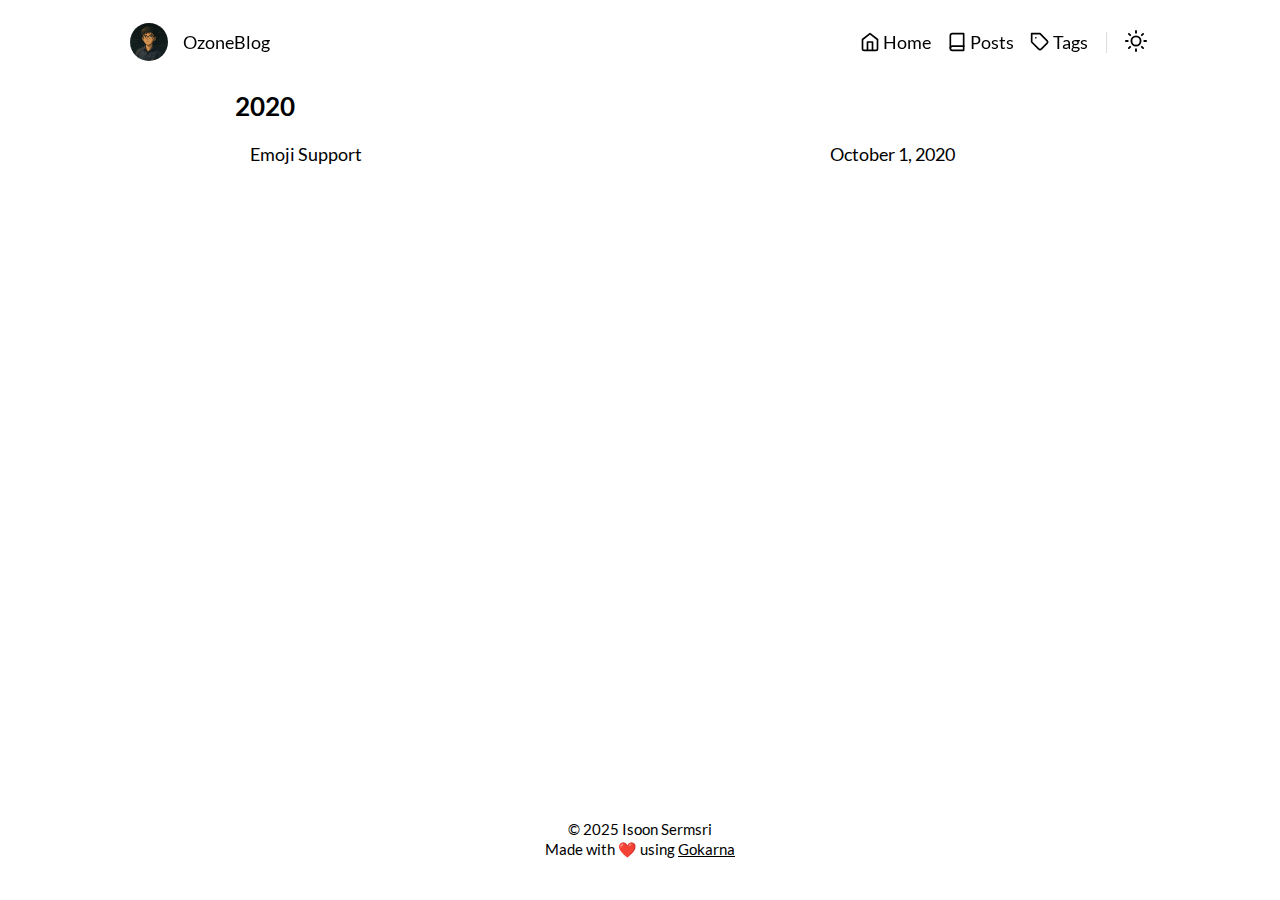
<file: tags/emoji/index.html>
<!doctype html><html lang=en><head><meta charset=utf-8><meta name=viewport content="width=device-width,initial-scale=1"><style>:root{--accent-color:#FF4D4D;--font-size:17.5px}</style><title>Emoji</title>
<meta name=description content="Passionate about IT, always seeking to learn more about life, and striving for peace."><meta name=keywords content='blog,gokarna,hugo'><meta property="og:url" content="https://isoonser.github.io/tags/emoji/"><meta property="og:type" content="website"><meta property="og:title" content="Emoji"><meta property="og:description" content="Passionate about IT, always seeking to learn more about life, and striving for peace."><meta property="og:image" content="https://isoonser.github.io/images/my-profile.png"><meta property="og:image:secure_url" content="https://isoonser.github.io/images/my-profile.png"><meta name=twitter:card content="summary_large_image"><meta name=twitter:title content="Emoji"><meta name=twitter:description content="Passionate about IT, always seeking to learn more about life, and striving for peace."><meta property="twitter:domain" content="https://isoonser.github.io/tags/emoji/"><meta property="twitter:url" content="https://isoonser.github.io/tags/emoji/"><meta name=twitter:image content="https://isoonser.github.io/images/my-profile.png"><link rel=canonical href=https://isoonser.github.io/tags/emoji/><link rel=stylesheet type=text/css href=/css/normalize.min.css media=print><link rel=stylesheet type=text/css href=/css/main.min.css><link id=dark-theme rel=stylesheet href=/css/dark.min.css><script src=/js/bundle.min.a036ebe92c17ea3f0c07761c2135b82bec6f37c8efb7f49ddad1f28c22fc4769.js integrity="sha256-oDbr6SwX6j8MB3YcITW4K+xvN8jvt/Sd2tHyjCL8R2k="></script></head><body><script>setThemeByUserPref()</script><header class=header><nav class=header-nav><div class=avatar><a href=https://isoonser.github.io/><img src=/images/my-profile.png alt=avatar></a></div><div class=nav-title><a class=nav-brand href=https://isoonser.github.io/>OzoneBlog</a></div><div class=nav-links><div class=nav-link><a href=https://isoonser.github.io/ aria-label><span data-feather=home></span> Home</a></div><div class=nav-link><a href=https://isoonser.github.io/posts/ aria-label><span data-feather=book></span> Posts</a></div><div class=nav-link><a href=https://isoonser.github.io/tags/ aria-label><span data-feather=tag></span> Tags</a></div><span class=nav-icons-divider></span><div class="nav-link dark-theme-toggle"><span class="sr-only dark-theme-toggle-screen-reader-target">theme</span>
<a aria-hidden=true role=switch><span class=theme-toggle-icon data-feather=moon></span></a></div><div class=nav-link id=hamburger-menu-toggle><span class="sr-only hamburger-menu-toggle-screen-reader-target">menu</span>
<a aria-checked=false aria-labelledby=hamburger-menu-toggle id=hamburger-menu-toggle-target role=switch><span data-feather=menu></span></a></div><ul class="nav-hamburger-list visibility-hidden"><li class=nav-item><a href=https://isoonser.github.io/><span data-feather=home></span> Home</a></li><li class=nav-item><a href=https://isoonser.github.io/posts/><span data-feather=book></span> Posts</a></li><li class=nav-item><a href=https://isoonser.github.io/tags/><span data-feather=tag></span> Tags</a></li><li class="nav-item dark-theme-toggle"><span class="sr-only dark-theme-toggle-screen-reader-target">theme</span>
<a role=switch><span class=theme-toggle-icon data-feather=moon></span></a></li></ul></div></nav></header><main id=content><div class="container list-posts"><h1 class=list-title></h1><h2 class=posts-year>2020</h2><div class=post-title><a href=https://isoonser.github.io/posts/untitled/ class=post-link>Emoji Support</a><div class=flex-break></div><span class=post-date>October 1, 2020</span></div></div></main><footer class=footer><span>&copy; 2025 Isoon Sermsri</span>
<span>Made with &#10084;&#65039; using <a target=_blank href=https://github.com/gokarna-theme/gokarna-hugo>Gokarna</a></span></footer></body></html>
</file>
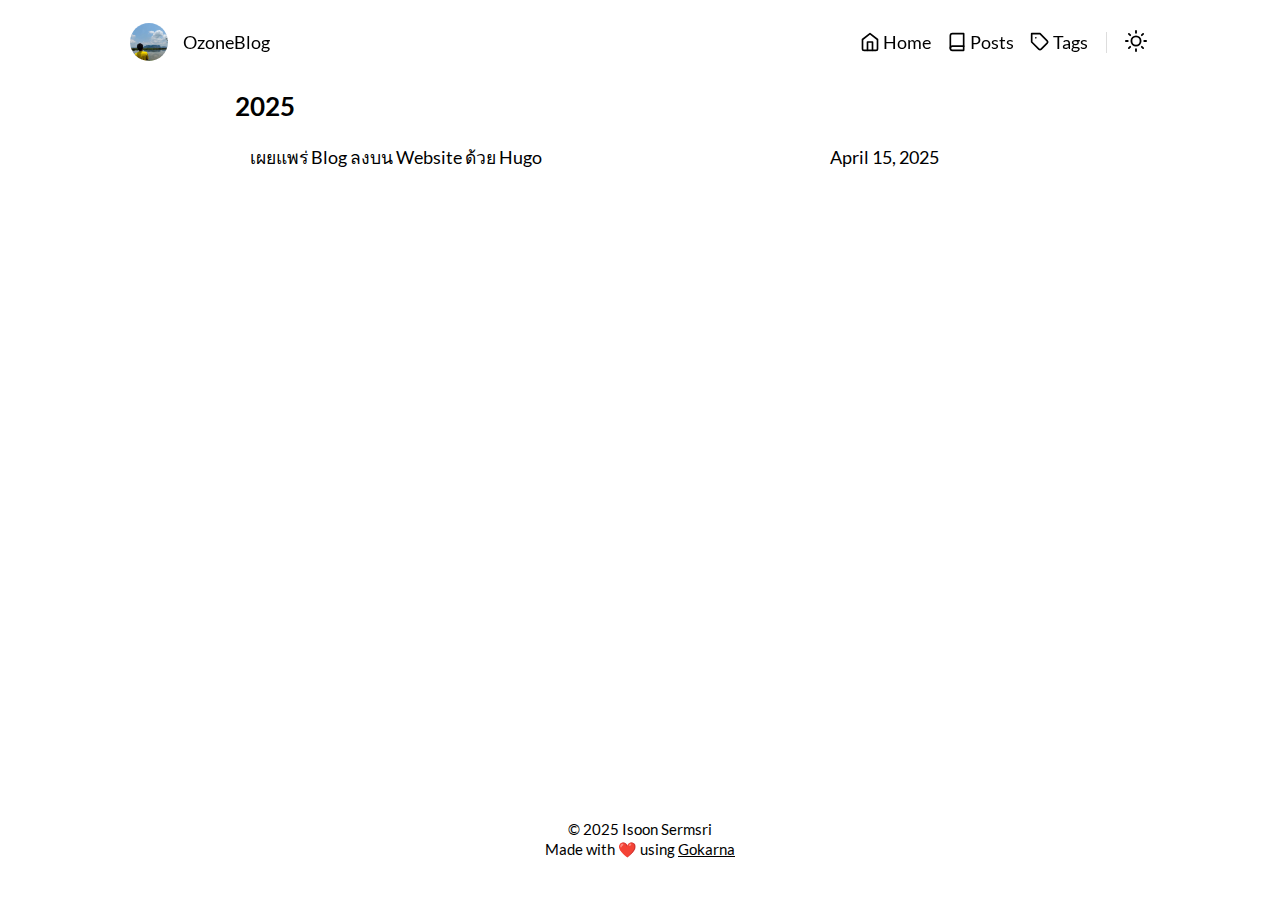
<file: tags/hugo/index.html>
<!doctype html><html lang=en><head><meta charset=utf-8><meta name=viewport content="width=device-width,initial-scale=1"><style>:root{--accent-color:#FF4D4D;--font-size:17.5px}</style><title>Hugo</title>
<meta name=description content="Passionate about IT, always seeking to learn more about life, and striving for peace."><meta name=keywords content='blog,gokarna,hugo'><meta property="og:url" content="https://isoonser.github.io/tags/hugo/"><meta property="og:type" content="website"><meta property="og:title" content="Hugo"><meta property="og:description" content="Passionate about IT, always seeking to learn more about life, and striving for peace."><meta property="og:image" content="https://isoonser.github.io/images/my-profile.jpg"><meta property="og:image:secure_url" content="https://isoonser.github.io/images/my-profile.jpg"><meta name=twitter:card content="summary_large_image"><meta name=twitter:title content="Hugo"><meta name=twitter:description content="Passionate about IT, always seeking to learn more about life, and striving for peace."><meta property="twitter:domain" content="https://isoonser.github.io/tags/hugo/"><meta property="twitter:url" content="https://isoonser.github.io/tags/hugo/"><meta name=twitter:image content="https://isoonser.github.io/images/my-profile.jpg"><link rel=canonical href=https://isoonser.github.io/tags/hugo/><link rel=stylesheet type=text/css href=/css/normalize.min.css media=print><link rel=stylesheet type=text/css href=/css/main.min.css><link id=dark-theme rel=stylesheet href=/css/dark.min.css><script src=/js/bundle.min.a036ebe92c17ea3f0c07761c2135b82bec6f37c8efb7f49ddad1f28c22fc4769.js integrity="sha256-oDbr6SwX6j8MB3YcITW4K+xvN8jvt/Sd2tHyjCL8R2k="></script></head><body><script>setThemeByUserPref()</script><header class=header><nav class=header-nav><div class=avatar><a href=https://isoonser.github.io/><img src=/images/my-profile.jpg alt=avatar></a></div><div class=nav-title><a class=nav-brand href=https://isoonser.github.io/>OzoneBlog</a></div><div class=nav-links><div class=nav-link><a href=https://isoonser.github.io/ aria-label><span data-feather=home></span> Home</a></div><div class=nav-link><a href=https://isoonser.github.io/posts/ aria-label><span data-feather=book></span> Posts</a></div><div class=nav-link><a href=https://isoonser.github.io/tags/ aria-label><span data-feather=tag></span> Tags</a></div><span class=nav-icons-divider></span><div class="nav-link dark-theme-toggle"><span class="sr-only dark-theme-toggle-screen-reader-target">theme</span>
<a aria-hidden=true role=switch><span class=theme-toggle-icon data-feather=moon></span></a></div><div class=nav-link id=hamburger-menu-toggle><span class="sr-only hamburger-menu-toggle-screen-reader-target">menu</span>
<a aria-checked=false aria-labelledby=hamburger-menu-toggle id=hamburger-menu-toggle-target role=switch><span data-feather=menu></span></a></div><ul class="nav-hamburger-list visibility-hidden"><li class=nav-item><a href=https://isoonser.github.io/><span data-feather=home></span> Home</a></li><li class=nav-item><a href=https://isoonser.github.io/posts/><span data-feather=book></span> Posts</a></li><li class=nav-item><a href=https://isoonser.github.io/tags/><span data-feather=tag></span> Tags</a></li><li class="nav-item dark-theme-toggle"><span class="sr-only dark-theme-toggle-screen-reader-target">theme</span>
<a role=switch><span class=theme-toggle-icon data-feather=moon></span></a></li></ul></div></nav></header><main id=content><div class="container list-posts"><h1 class=list-title></h1><h2 class=posts-year>2025</h2><div class=post-title><a href=https://isoonser.github.io/posts/publish-blog-hugo/ class=post-link>เผยแพร่ Blog ลงบน Website ด้วย Hugo</a><div class=flex-break></div><span class=post-date>April 15, 2025</span></div></div></main><footer class=footer><span>&copy; 2025 Isoon Sermsri</span>
<span>Made with &#10084;&#65039; using <a target=_blank href=https://github.com/gokarna-theme/gokarna-hugo>Gokarna</a></span></footer></body></html>
</file>
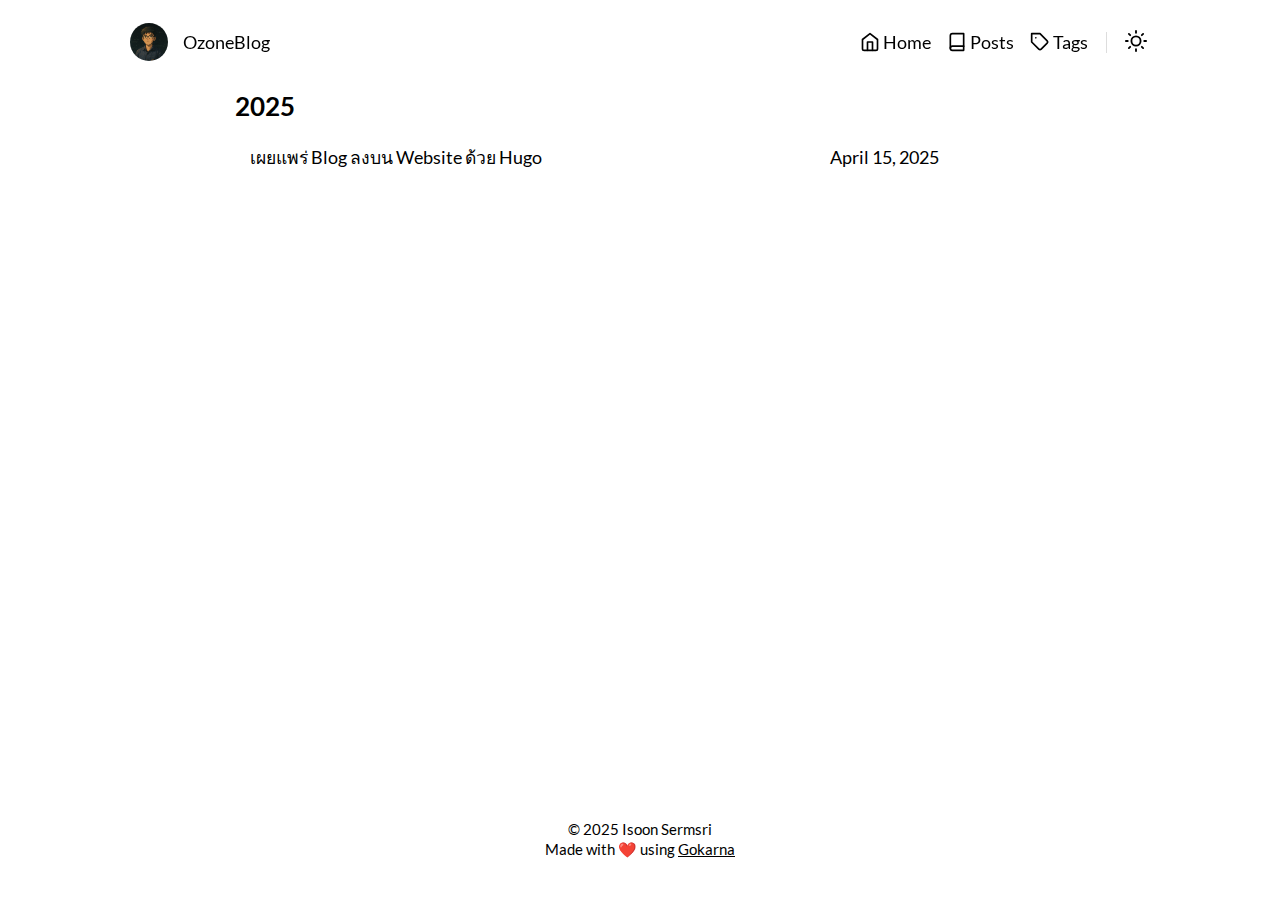
<file: tags/tag1/index.html>
<!doctype html><html lang=en><head><meta charset=utf-8><meta name=viewport content="width=device-width,initial-scale=1"><style>:root{--accent-color:#FF4D4D;--font-size:17.5px}</style><title>Tag1</title>
<meta name=description content="Passionate about IT, always seeking to learn more about life, and striving for peace."><meta name=keywords content='blog,gokarna,hugo'><meta property="og:url" content="https://isoonser.github.io/tags/tag1/"><meta property="og:type" content="website"><meta property="og:title" content="Tag1"><meta property="og:description" content="Passionate about IT, always seeking to learn more about life, and striving for peace."><meta property="og:image" content="https://isoonser.github.io/images/my-profile.png"><meta property="og:image:secure_url" content="https://isoonser.github.io/images/my-profile.png"><meta name=twitter:card content="summary_large_image"><meta name=twitter:title content="Tag1"><meta name=twitter:description content="Passionate about IT, always seeking to learn more about life, and striving for peace."><meta property="twitter:domain" content="https://isoonser.github.io/tags/tag1/"><meta property="twitter:url" content="https://isoonser.github.io/tags/tag1/"><meta name=twitter:image content="https://isoonser.github.io/images/my-profile.png"><link rel=canonical href=https://isoonser.github.io/tags/tag1/><link rel=stylesheet type=text/css href=/css/normalize.min.css media=print><link rel=stylesheet type=text/css href=/css/main.min.css><link id=dark-theme rel=stylesheet href=/css/dark.min.css><script src=/js/bundle.min.a036ebe92c17ea3f0c07761c2135b82bec6f37c8efb7f49ddad1f28c22fc4769.js integrity="sha256-oDbr6SwX6j8MB3YcITW4K+xvN8jvt/Sd2tHyjCL8R2k="></script></head><body><script>setThemeByUserPref()</script><header class=header><nav class=header-nav><div class=avatar><a href=https://isoonser.github.io/><img src=/images/my-profile.png alt=avatar></a></div><div class=nav-title><a class=nav-brand href=https://isoonser.github.io/>OzoneBlog</a></div><div class=nav-links><div class=nav-link><a href=https://isoonser.github.io/ aria-label><span data-feather=home></span> Home</a></div><div class=nav-link><a href=https://isoonser.github.io/posts/ aria-label><span data-feather=book></span> Posts</a></div><div class=nav-link><a href=https://isoonser.github.io/tags/ aria-label><span data-feather=tag></span> Tags</a></div><span class=nav-icons-divider></span><div class="nav-link dark-theme-toggle"><span class="sr-only dark-theme-toggle-screen-reader-target">theme</span>
<a aria-hidden=true role=switch><span class=theme-toggle-icon data-feather=moon></span></a></div><div class=nav-link id=hamburger-menu-toggle><span class="sr-only hamburger-menu-toggle-screen-reader-target">menu</span>
<a aria-checked=false aria-labelledby=hamburger-menu-toggle id=hamburger-menu-toggle-target role=switch><span data-feather=menu></span></a></div><ul class="nav-hamburger-list visibility-hidden"><li class=nav-item><a href=https://isoonser.github.io/><span data-feather=home></span> Home</a></li><li class=nav-item><a href=https://isoonser.github.io/posts/><span data-feather=book></span> Posts</a></li><li class=nav-item><a href=https://isoonser.github.io/tags/><span data-feather=tag></span> Tags</a></li><li class="nav-item dark-theme-toggle"><span class="sr-only dark-theme-toggle-screen-reader-target">theme</span>
<a role=switch><span class=theme-toggle-icon data-feather=moon></span></a></li></ul></div></nav></header><main id=content><div class="container list-posts"><h1 class=list-title></h1><h2 class=posts-year>2025</h2><div class=post-title><a href=https://isoonser.github.io/posts/publish-blog-hugo/ class=post-link>เผยแพร่ Blog ลงบน Website ด้วย Hugo</a><div class=flex-break></div><span class=post-date>April 15, 2025</span></div></div></main><footer class=footer><span>&copy; 2025 Isoon Sermsri</span>
<span>Made with &#10084;&#65039; using <a target=_blank href=https://github.com/gokarna-theme/gokarna-hugo>Gokarna</a></span></footer></body></html>
</file>
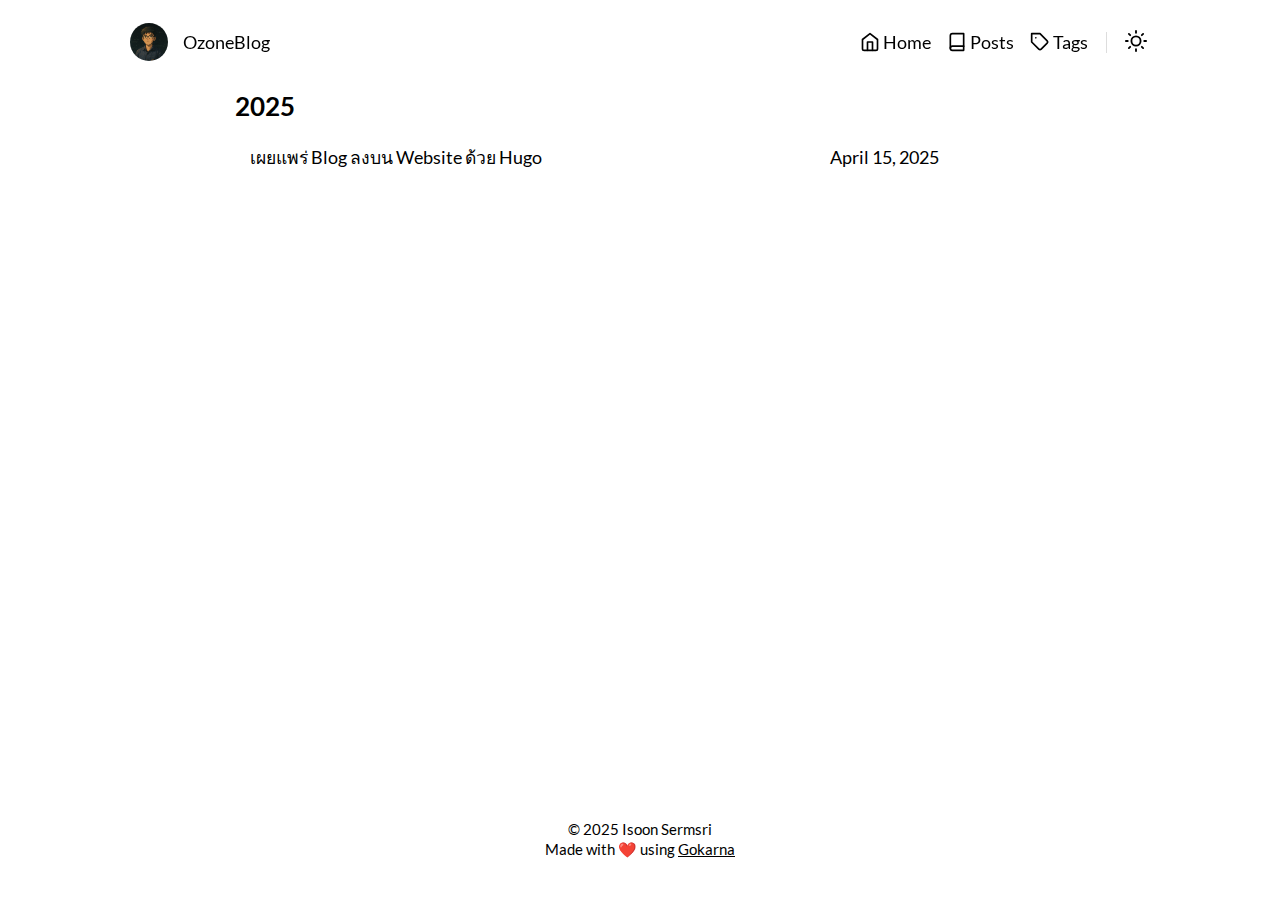
<file: tags/tag2/index.html>
<!doctype html><html lang=en><head><meta charset=utf-8><meta name=viewport content="width=device-width,initial-scale=1"><style>:root{--accent-color:#FF4D4D;--font-size:17.5px}</style><title>Tag2</title>
<meta name=description content="Passionate about IT, always seeking to learn more about life, and striving for peace."><meta name=keywords content='blog,gokarna,hugo'><meta property="og:url" content="https://isoonser.github.io/tags/tag2/"><meta property="og:type" content="website"><meta property="og:title" content="Tag2"><meta property="og:description" content="Passionate about IT, always seeking to learn more about life, and striving for peace."><meta property="og:image" content="https://isoonser.github.io/images/my-profile.png"><meta property="og:image:secure_url" content="https://isoonser.github.io/images/my-profile.png"><meta name=twitter:card content="summary_large_image"><meta name=twitter:title content="Tag2"><meta name=twitter:description content="Passionate about IT, always seeking to learn more about life, and striving for peace."><meta property="twitter:domain" content="https://isoonser.github.io/tags/tag2/"><meta property="twitter:url" content="https://isoonser.github.io/tags/tag2/"><meta name=twitter:image content="https://isoonser.github.io/images/my-profile.png"><link rel=canonical href=https://isoonser.github.io/tags/tag2/><link rel=stylesheet type=text/css href=/css/normalize.min.css media=print><link rel=stylesheet type=text/css href=/css/main.min.css><link id=dark-theme rel=stylesheet href=/css/dark.min.css><script src=/js/bundle.min.a036ebe92c17ea3f0c07761c2135b82bec6f37c8efb7f49ddad1f28c22fc4769.js integrity="sha256-oDbr6SwX6j8MB3YcITW4K+xvN8jvt/Sd2tHyjCL8R2k="></script></head><body><script>setThemeByUserPref()</script><header class=header><nav class=header-nav><div class=avatar><a href=https://isoonser.github.io/><img src=/images/my-profile.png alt=avatar></a></div><div class=nav-title><a class=nav-brand href=https://isoonser.github.io/>OzoneBlog</a></div><div class=nav-links><div class=nav-link><a href=https://isoonser.github.io/ aria-label><span data-feather=home></span> Home</a></div><div class=nav-link><a href=https://isoonser.github.io/posts/ aria-label><span data-feather=book></span> Posts</a></div><div class=nav-link><a href=https://isoonser.github.io/tags/ aria-label><span data-feather=tag></span> Tags</a></div><span class=nav-icons-divider></span><div class="nav-link dark-theme-toggle"><span class="sr-only dark-theme-toggle-screen-reader-target">theme</span>
<a aria-hidden=true role=switch><span class=theme-toggle-icon data-feather=moon></span></a></div><div class=nav-link id=hamburger-menu-toggle><span class="sr-only hamburger-menu-toggle-screen-reader-target">menu</span>
<a aria-checked=false aria-labelledby=hamburger-menu-toggle id=hamburger-menu-toggle-target role=switch><span data-feather=menu></span></a></div><ul class="nav-hamburger-list visibility-hidden"><li class=nav-item><a href=https://isoonser.github.io/><span data-feather=home></span> Home</a></li><li class=nav-item><a href=https://isoonser.github.io/posts/><span data-feather=book></span> Posts</a></li><li class=nav-item><a href=https://isoonser.github.io/tags/><span data-feather=tag></span> Tags</a></li><li class="nav-item dark-theme-toggle"><span class="sr-only dark-theme-toggle-screen-reader-target">theme</span>
<a role=switch><span class=theme-toggle-icon data-feather=moon></span></a></li></ul></div></nav></header><main id=content><div class="container list-posts"><h1 class=list-title></h1><h2 class=posts-year>2025</h2><div class=post-title><a href=https://isoonser.github.io/posts/publish-blog-hugo/ class=post-link>เผยแพร่ Blog ลงบน Website ด้วย Hugo</a><div class=flex-break></div><span class=post-date>April 15, 2025</span></div></div></main><footer class=footer><span>&copy; 2025 Isoon Sermsri</span>
<span>Made with &#10084;&#65039; using <a target=_blank href=https://github.com/gokarna-theme/gokarna-hugo>Gokarna</a></span></footer></body></html>
</file>
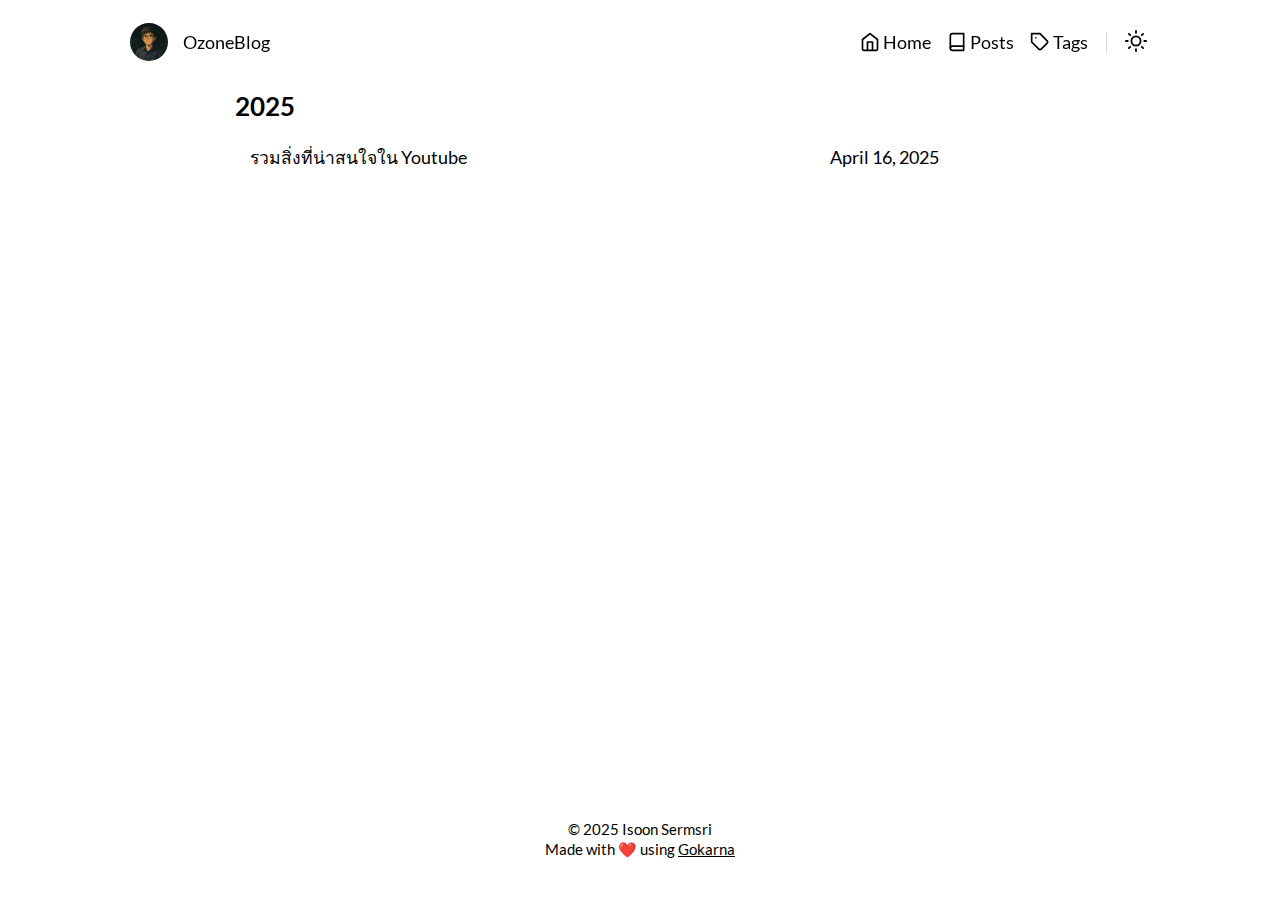
<file: tags/youtube/index.html>
<!doctype html><html lang=en><head><meta charset=utf-8><meta name=viewport content="width=device-width,initial-scale=1"><style>:root{--accent-color:#FF4D4D;--font-size:17.5px}</style><title>Youtube</title>
<meta name=description content="Passionate about IT, always seeking to learn more about life, and striving for peace."><meta name=keywords content='blog,gokarna,hugo'><meta property="og:url" content="https://isoonser.github.io/tags/youtube/"><meta property="og:type" content="website"><meta property="og:title" content="Youtube"><meta property="og:description" content="Passionate about IT, always seeking to learn more about life, and striving for peace."><meta property="og:image" content="https://isoonser.github.io/images/my-profile.png"><meta property="og:image:secure_url" content="https://isoonser.github.io/images/my-profile.png"><meta name=twitter:card content="summary_large_image"><meta name=twitter:title content="Youtube"><meta name=twitter:description content="Passionate about IT, always seeking to learn more about life, and striving for peace."><meta property="twitter:domain" content="https://isoonser.github.io/tags/youtube/"><meta property="twitter:url" content="https://isoonser.github.io/tags/youtube/"><meta name=twitter:image content="https://isoonser.github.io/images/my-profile.png"><link rel=canonical href=https://isoonser.github.io/tags/youtube/><link rel=stylesheet type=text/css href=/css/normalize.min.css media=print><link rel=stylesheet type=text/css href=/css/main.min.css><link id=dark-theme rel=stylesheet href=/css/dark.min.css><script src=/js/bundle.min.a036ebe92c17ea3f0c07761c2135b82bec6f37c8efb7f49ddad1f28c22fc4769.js integrity="sha256-oDbr6SwX6j8MB3YcITW4K+xvN8jvt/Sd2tHyjCL8R2k="></script></head><body><script>setThemeByUserPref()</script><header class=header><nav class=header-nav><div class=avatar><a href=https://isoonser.github.io/><img src=/images/my-profile.png alt=avatar></a></div><div class=nav-title><a class=nav-brand href=https://isoonser.github.io/>OzoneBlog</a></div><div class=nav-links><div class=nav-link><a href=https://isoonser.github.io/ aria-label><span data-feather=home></span> Home</a></div><div class=nav-link><a href=https://isoonser.github.io/posts/ aria-label><span data-feather=book></span> Posts</a></div><div class=nav-link><a href=https://isoonser.github.io/tags/ aria-label><span data-feather=tag></span> Tags</a></div><span class=nav-icons-divider></span><div class="nav-link dark-theme-toggle"><span class="sr-only dark-theme-toggle-screen-reader-target">theme</span>
<a aria-hidden=true role=switch><span class=theme-toggle-icon data-feather=moon></span></a></div><div class=nav-link id=hamburger-menu-toggle><span class="sr-only hamburger-menu-toggle-screen-reader-target">menu</span>
<a aria-checked=false aria-labelledby=hamburger-menu-toggle id=hamburger-menu-toggle-target role=switch><span data-feather=menu></span></a></div><ul class="nav-hamburger-list visibility-hidden"><li class=nav-item><a href=https://isoonser.github.io/><span data-feather=home></span> Home</a></li><li class=nav-item><a href=https://isoonser.github.io/posts/><span data-feather=book></span> Posts</a></li><li class=nav-item><a href=https://isoonser.github.io/tags/><span data-feather=tag></span> Tags</a></li><li class="nav-item dark-theme-toggle"><span class="sr-only dark-theme-toggle-screen-reader-target">theme</span>
<a role=switch><span class=theme-toggle-icon data-feather=moon></span></a></li></ul></div></nav></header><main id=content><div class="container list-posts"><h1 class=list-title></h1><h2 class=posts-year>2025</h2><div class=post-title><a href=https://isoonser.github.io/posts/interesting-youtube/ class=post-link>รวมสิ่งที่น่าสนใจใน Youtube</a><div class=flex-break></div><span class=post-date>April 16, 2025</span></div></div></main><footer class=footer><span>&copy; 2025 Isoon Sermsri</span>
<span>Made with &#10084;&#65039; using <a target=_blank href=https://github.com/gokarna-theme/gokarna-hugo>Gokarna</a></span></footer></body></html>
</file>
